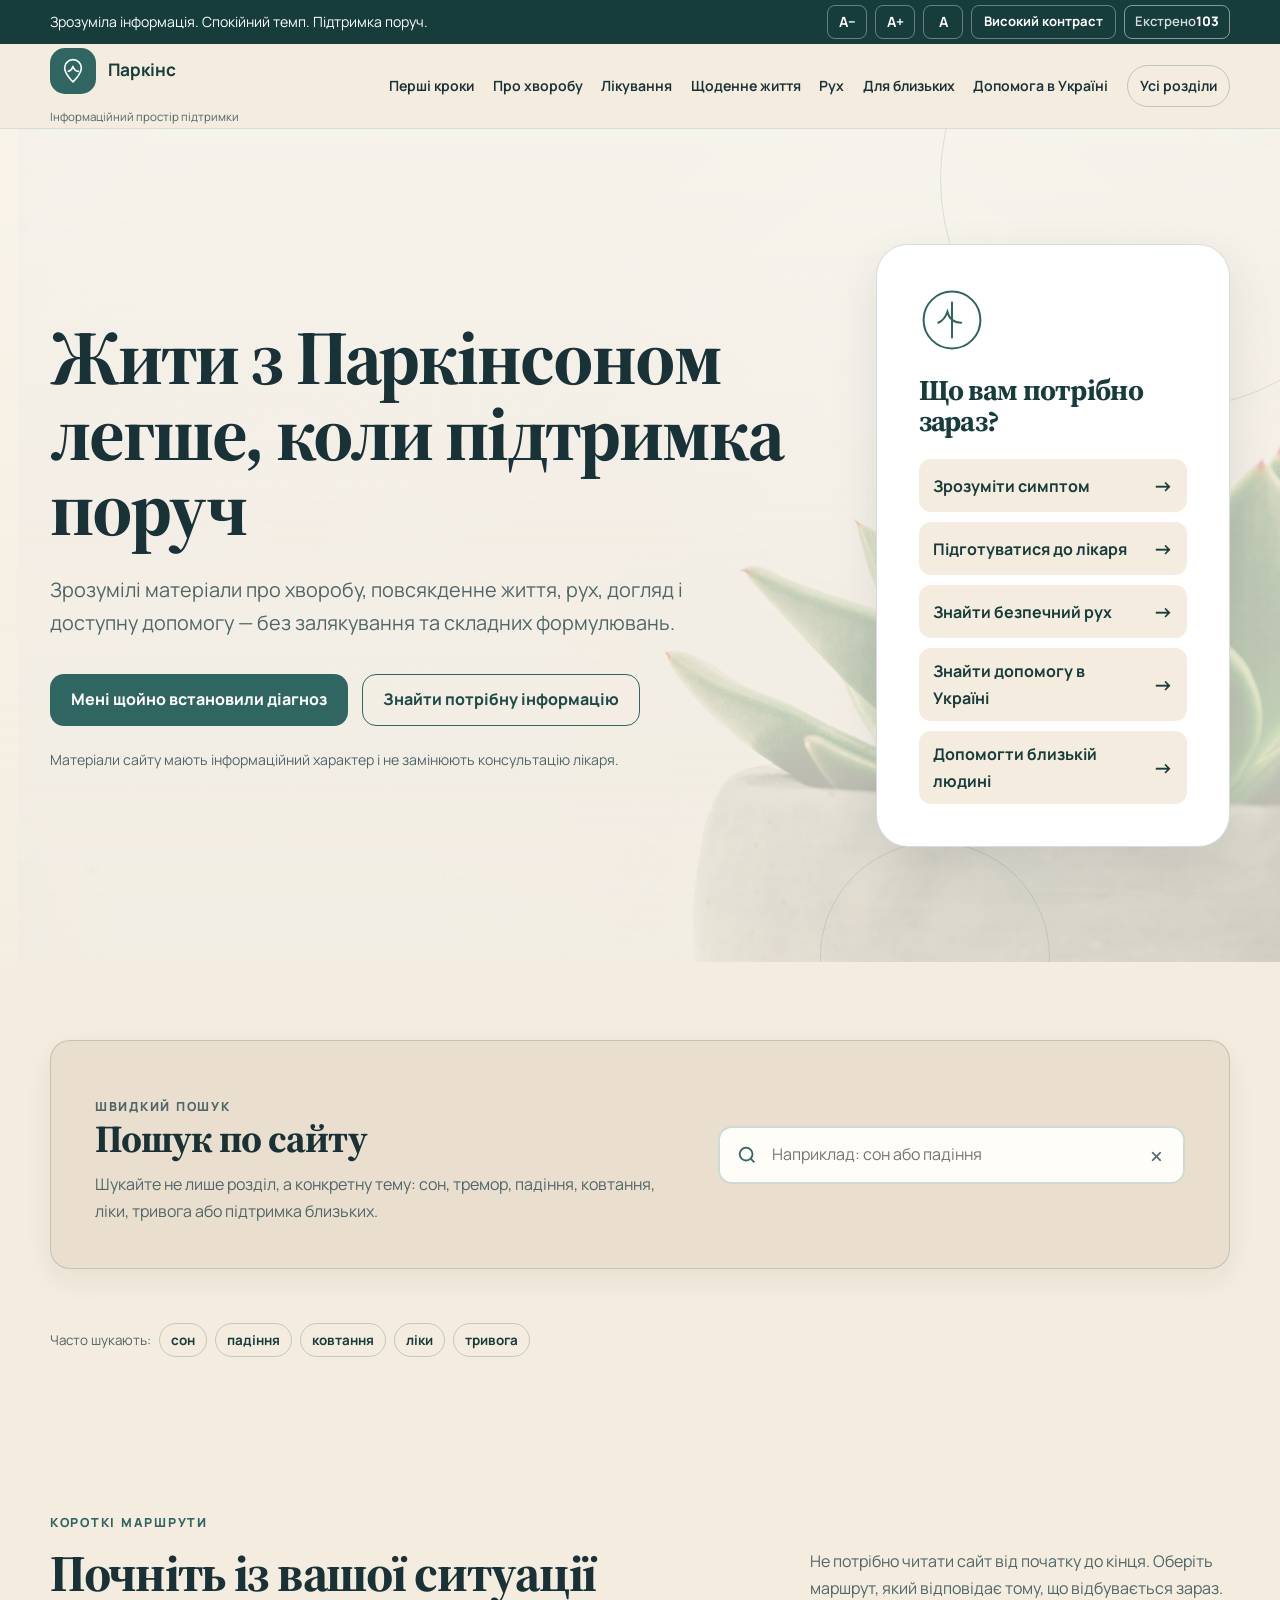
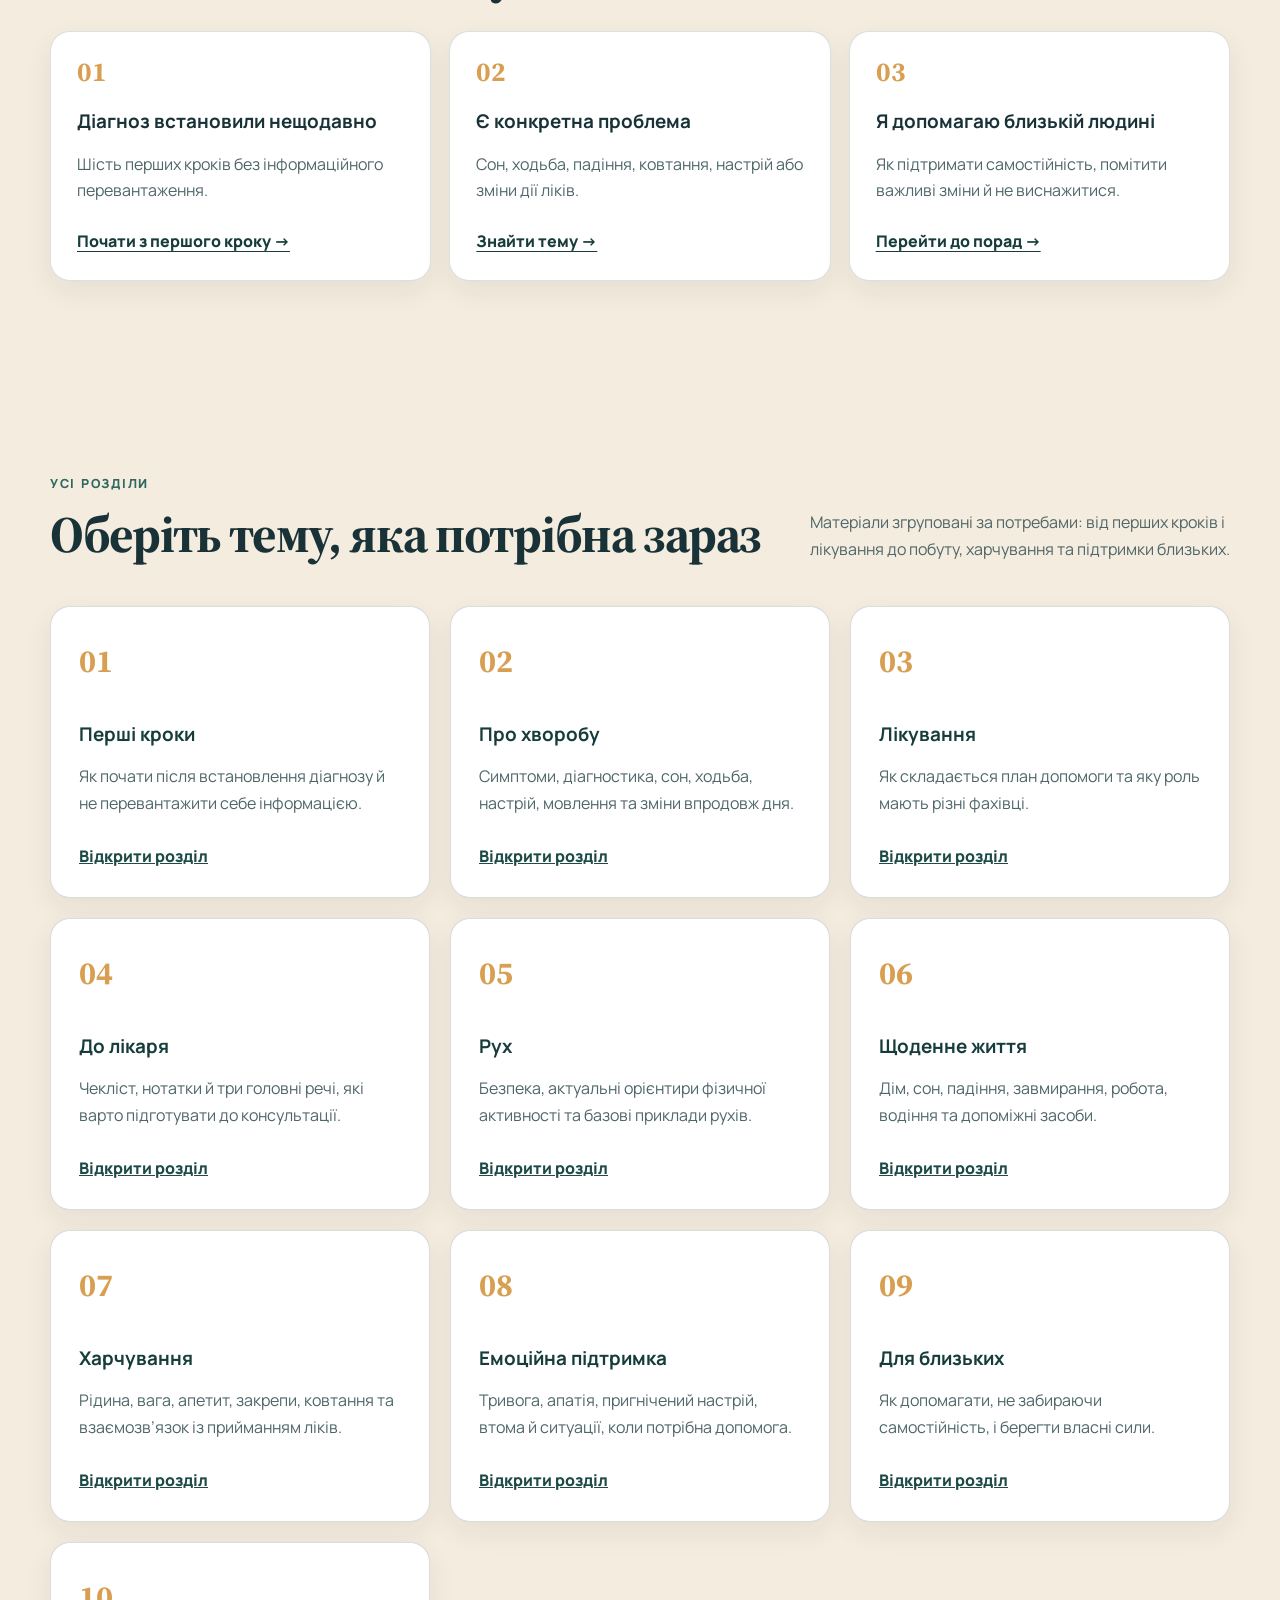
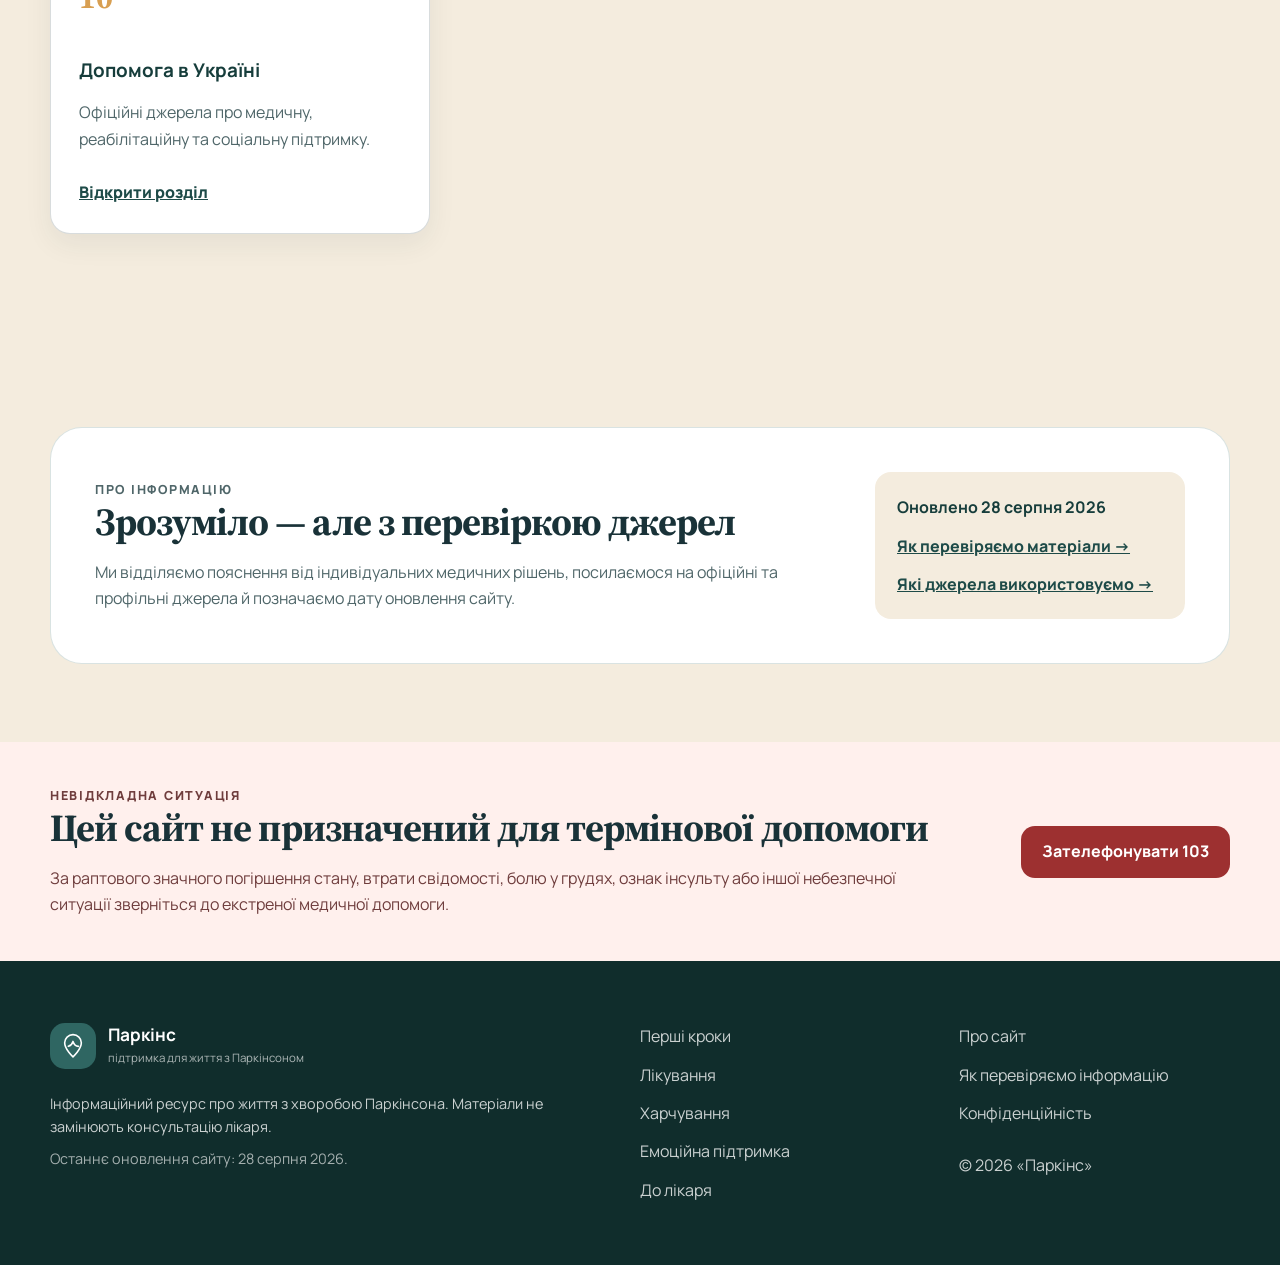
<file: index.html>
<!DOCTYPE html>

<html lang="uk"><head><meta charset="utf-8"/><meta content="width=device-width, initial-scale=1.0" name="viewport"/><meta content="Паркінс — зрозумілий український інформаційний простір про хворобу Паркінсона: перші кроки, лікування, рух, щоденне життя, харчування, підтримка близьких і допомога в Україні." name="description"/><meta content="#2f6662" name="theme-color"/><title>Паркінс — підтримка для життя з Паркінсоном</title><link href="https://fonts.googleapis.com" rel="preconnect"/><link crossorigin="" href="https://fonts.gstatic.com" rel="preconnect"/><link href="https://fonts.googleapis.com/css2?family=Manrope:wght@400;500;600;700;800&amp;family=Source+Serif+4:opsz,wght@8..60,600;8..60,700&amp;display=swap" rel="stylesheet"/><link href="styles.css" rel="stylesheet"/></head><body class="home-page"><a class="skip-link" href="#main-content">Перейти до основного вмісту</a><div aria-label="Налаштування доступності" class="utility-bar">
<div class="container utility-bar__inner">
<p>Зрозуміла інформація. Спокійний темп. Підтримка поруч.</p>
<div class="accessibility-controls">
<button aria-label="Зменшити розмір тексту" class="utility-button" data-font-action="decrease" type="button">
          A−
        </button>
<button aria-label="Збільшити розмір тексту" class="utility-button" data-font-action="increase" type="button">
          A+
        </button><button aria-label="Повернути стандартний розмір тексту" class="utility-button" data-font-action="reset" type="button">A</button>
<button aria-pressed="false" class="utility-button utility-button--text" id="contrastToggle" type="button">
          Високий контраст
        </button>
<a aria-label="Екстрена медична допомога 103" class="utility-emergency-link" href="tel:103">103</a></div>
</div>
</div><header class="site-header" id="top">
<div class="container site-header__inner">
<a aria-label="Паркінс, головна сторінка" class="brand" href="index.html"><span aria-hidden="true" class="brand__mark">
<svg role="img" viewbox="0 0 48 48">
<path d="M24 7c7 0 12.5 5.5 12.5 12.3 0 9.8-12.5 21.1-12.5 21.1S11.5 29.1 11.5 19.3C11.5 12.5 17 7 24 7Z"></path>
<path d="M17 24.5c3.6-1 5.8-3.4 7-7.4 1.5 4.8 4.2 7.2 8.2 7.4"></path>
</svg>
</span><strong>Паркінс</strong><small>Інформаційний простір підтримки</small></a>
<button aria-controls="siteNavigation" aria-expanded="false" class="menu-toggle" type="button">
<span class="menu-toggle__label">Меню</span>
<span aria-hidden="true" class="menu-toggle__icon"></span>
</button>
<nav aria-label="Основна навігація" class="site-nav" id="siteNavigation"><a href="first-steps.html">Перші кроки</a><a href="understand.html">Про хворобу</a><a href="treatment.html">Лікування</a><a href="daily-life.html">Щоденне життя</a><a href="movement.html">Рух</a><a href="relatives.html">Для близьких</a><a href="support-ukraine.html">Допомога в Україні</a><a class="nav-mobile-only" href="nutrition.html">Харчування</a><a class="nav-mobile-only" href="emotional-support.html">Емоційна підтримка</a><a class="nav-mobile-only" href="doctor-visit.html">До лікаря</a><a class="nav-all-sections" href="index.html#site-sections">Усі розділи</a></nav>
</div>
</header><main id="main-content"><section class="hero">
<div aria-hidden="true" class="hero__decor hero__decor--one"></div>
<div aria-hidden="true" class="hero__decor hero__decor--two"></div>
<div class="container hero__grid">
<div class="hero__content">
<h1>Жити з Паркінсоном легше, коли підтримка поруч</h1>
<p class="hero__lead">
            Зрозумілі матеріали про хворобу, повсякденне життя, рух, догляд
            і доступну допомогу — без залякування та складних формулювань.
          </p>
<div class="hero__actions">
<a class="button button--primary" href="first-steps.html">Мені щойно встановили діагноз</a>
<a class="button button--secondary" href="index.html#quick-search">Знайти потрібну інформацію</a>
</div>
<p class="medical-note">
            Матеріали сайту мають інформаційний характер і не замінюють консультацію лікаря.
          </p>
</div>
<div aria-label="Швидкі дії" class="hero-card">
<div aria-hidden="true" class="hero-card__icon">
<svg viewbox="0 0 72 72">
<circle cx="36" cy="36" r="31"></circle>
<path d="M21 39c5-2 8-6 10-12 2 8 7 12 15 12"></path>
<path d="M36 17v38"></path>
</svg>
</div>
<h2>Що вам потрібно зараз?</h2>
<ul class="action-list"><li><a href="understand.html">Зрозуміти симптом</a></li><li><a href="doctor-visit.html">Підготуватися до лікаря</a></li><li><a href="movement.html">Знайти безпечний рух</a></li><li><a href="support-ukraine.html">Знайти допомогу в Україні</a></li><li><a href="relatives.html">Допомогти близькій людині</a></li></ul>
</div>
</div>
</section><section class="section section--compact" id="quick-search">
<div class="container">
<div class="search-panel">
<div>
<p class="eyebrow">Швидкий пошук</p>
<h2>Пошук по сайту</h2>
<p>Шукайте не лише розділ, а конкретну тему: сон, тремор, падіння, ковтання, ліки, тривога або підтримка близьких.</p>
</div>
<form class="site-search" id="siteSearch" role="search">
<label class="visually-hidden" for="searchInput">Пошук матеріалів</label>
<div class="site-search__field">
<svg aria-hidden="true" viewbox="0 0 24 24">
<circle cx="11" cy="11" r="7"></circle>
<path d="m20 20-4-4"></path>
</svg>
<input autocomplete="off" id="searchInput" placeholder="Наприклад: сон або падіння" type="search"/>
<button aria-label="Очистити пошук" id="searchClear" type="button">×</button>
</div>
</form>
</div>
<p aria-live="polite" class="search-status" id="searchStatus"></p>
<div class="search-results" hidden="" id="searchResults"></div><div aria-label="Популярні теми" class="search-suggestions"><span>Часто шукають:</span><button class="search-suggestion" data-search-query="сон" type="button">сон</button><button class="search-suggestion" data-search-query="падіння" type="button">падіння</button><button class="search-suggestion" data-search-query="ковтання" type="button">ковтання</button><button class="search-suggestion" data-search-query="ліки" type="button">ліки</button><button class="search-suggestion" data-search-query="тривога" type="button">тривога</button></div></div>
</section><section class="section section--compact guided-routes" id="guided-routes">
<div class="container">
<div class="section-heading section-heading--compact"><div><p class="eyebrow">Короткі маршрути</p><h2>Почніть із вашої ситуації</h2></div><p>Не потрібно читати сайт від початку до кінця. Оберіть маршрут, який відповідає тому, що відбувається зараз.</p></div>
<div class="route-grid">
<article class="route-card"><span>01</span><h3>Діагноз встановили нещодавно</h3><p>Шість перших кроків без інформаційного перевантаження.</p><a href="first-steps.html">Почати з першого кроку →</a></article>
<article class="route-card"><span>02</span><h3>Є конкретна проблема</h3><p>Сон, ходьба, падіння, ковтання, настрій або зміни дії ліків.</p><a href="#quick-search">Знайти тему →</a></article>
<article class="route-card"><span>03</span><h3>Я допомагаю близькій людині</h3><p>Як підтримати самостійність, помітити важливі зміни й не виснажитися.</p><a href="relatives.html">Перейти до порад →</a></article>
</div></div></section><section class="section" id="site-sections">
<div class="container">
<div class="section-heading">
<div>
<p class="eyebrow">Усі розділи</p>
<h2>Оберіть тему, яка потрібна зараз</h2>
</div>
<p>Матеріали згруповані за потребами: від перших кроків і лікування до побуту, харчування та підтримки близьких.</p>
</div>
<div class="page-cards"><article class="page-card" data-search="діагноз перші кроки початок новий діагноз"><span class="page-card__number">01</span><h3>Перші кроки</h3><p>Як почати після встановлення діагнозу й не перевантажити себе інформацією.</p><a href="first-steps.html">Відкрити розділ</a></article><article class="page-card" data-search="паркінсон симптоми тремор сон ходьба діагностика on off"><span class="page-card__number">02</span><h3>Про хворобу</h3><p>Симптоми, діагностика, сон, ходьба, настрій, мовлення та зміни впродовж дня.</p><a href="understand.html">Відкрити розділ</a></article><article class="page-card" data-search="лікування препарати невролог терапія реабілітація"><span class="page-card__number">03</span><h3>Лікування</h3><p>Як складається план допомоги та яку роль мають різні фахівці.</p><a href="treatment.html">Відкрити розділ</a></article><article class="page-card" data-search="лікар прийом консультація нотатки препарати питання"><span class="page-card__number">04</span><h3>До лікаря</h3><p>Чекліст, нотатки й три головні речі, які варто підготувати до консультації.</p><a href="doctor-visit.html">Відкрити розділ</a></article><article class="page-card" data-search="рух вправи фізична активність рівновага падіння"><span class="page-card__number">05</span><h3>Рух</h3><p>Безпека, актуальні орієнтири фізичної активності та базові приклади рухів.</p><a href="movement.html">Відкрити розділ</a></article><article class="page-card" data-search="побут сон падіння завмирання робота водіння безпека"><span class="page-card__number">06</span><h3>Щоденне життя</h3><p>Дім, сон, падіння, завмирання, робота, водіння та допоміжні засоби.</p><a href="daily-life.html">Відкрити розділ</a></article><article class="page-card" data-search="харчування ковтання вага закреп вода їжа"><span class="page-card__number">07</span><h3>Харчування</h3><p>Рідина, вага, апетит, закрепи, ковтання та взаємозв’язок із прийманням ліків.</p><a href="nutrition.html">Відкрити розділ</a></article><article class="page-card" data-search="настрій тривога апатія депресія втома"><span class="page-card__number">08</span><h3>Емоційна підтримка</h3><p>Тривога, апатія, пригнічений настрій, втома й ситуації, коли потрібна допомога.</p><a href="emotional-support.html">Відкрити розділ</a></article><article class="page-card" data-search="родина доглядальник близькі підтримка"><span class="page-card__number">09</span><h3>Для близьких</h3><p>Як допомагати, не забираючи самостійність, і берегти власні сили.</p><a href="relatives.html">Відкрити розділ</a></article><article class="page-card" data-search="україна лікар ліки реабілітація соціальна допомога моз"><span class="page-card__number">10</span><h3>Допомога в Україні</h3><p>Офіційні джерела про медичну, реабілітаційну та соціальну підтримку.</p><a href="support-ukraine.html">Відкрити розділ</a></article></div>
</div>
</section><section class="section section--compact trust-section" id="about-information"><div class="container trust-panel"><div><p class="eyebrow">Про інформацію</p><h2>Зрозуміло — але з перевіркою джерел</h2><p>Ми відділяємо пояснення від індивідуальних медичних рішень, посилаємося на офіційні та профільні джерела й позначаємо дату оновлення сайту.</p></div><div class="trust-meta"><strong>Оновлено 28 серпня 2026</strong><a href="about.html#editorial">Як перевіряємо матеріали →</a><a href="about.html#sources">Які джерела використовуємо →</a></div></div></section></main><section class="section section--emergency">
<div class="container emergency-panel">
<div>
<p class="eyebrow">Невідкладна ситуація</p>
<h2>Цей сайт не призначений для термінової допомоги</h2>
<p>
            За раптового значного погіршення стану, втрати свідомості,
            болю у грудях, ознак інсульту або іншої небезпечної ситуації
            зверніться до екстреної медичної допомоги.
          </p>
</div>
<a class="button button--danger" href="tel:103">Зателефонувати 103</a>
</div>
</section><footer class="site-footer">
<div class="container site-footer__grid">
<div>
<a aria-label="Паркінс, головна сторінка" class="brand brand--footer" href="index.html">
<span aria-hidden="true" class="brand__mark">
<svg viewbox="0 0 48 48">
<path d="M24 7c7 0 12.5 5.5 12.5 12.3 0 9.8-12.5 21.1-12.5 21.1S11.5 29.1 11.5 19.3C11.5 12.5 17 7 24 7Z"></path>
<path d="M17 24.5c3.6-1 5.8-3.4 7-7.4 1.5 4.8 4.2 7.2 8.2 7.4"></path>
</svg>
</span>
<span>
<strong>Паркінс</strong>
<small>підтримка для життя з Паркінсоном</small>
</span>
</a>
<p class="site-footer__note">Інформаційний ресурс про життя з хворобою Паркінсона. Матеріали не замінюють консультацію лікаря. <span class="footer-updated">Останнє оновлення сайту: 28 серпня 2026.</span></p>
</div>
<nav aria-label="Навігація в підвалі" class="footer-nav"><a href="first-steps.html">Перші кроки</a><a href="treatment.html">Лікування</a><a href="nutrition.html">Харчування</a><a href="emotional-support.html">Емоційна підтримка</a><a href="doctor-visit.html">До лікаря</a></nav>
<div class="footer-meta"><a href="about.html">Про сайт</a><a href="about.html#editorial">Як перевіряємо інформацію</a><a href="about.html#privacy">Конфіденційність</a><p>© <span id="currentYear"></span> «Паркінс»</p></div>
</div>
</footer><script src="script.js"></script></body></html>
</file>
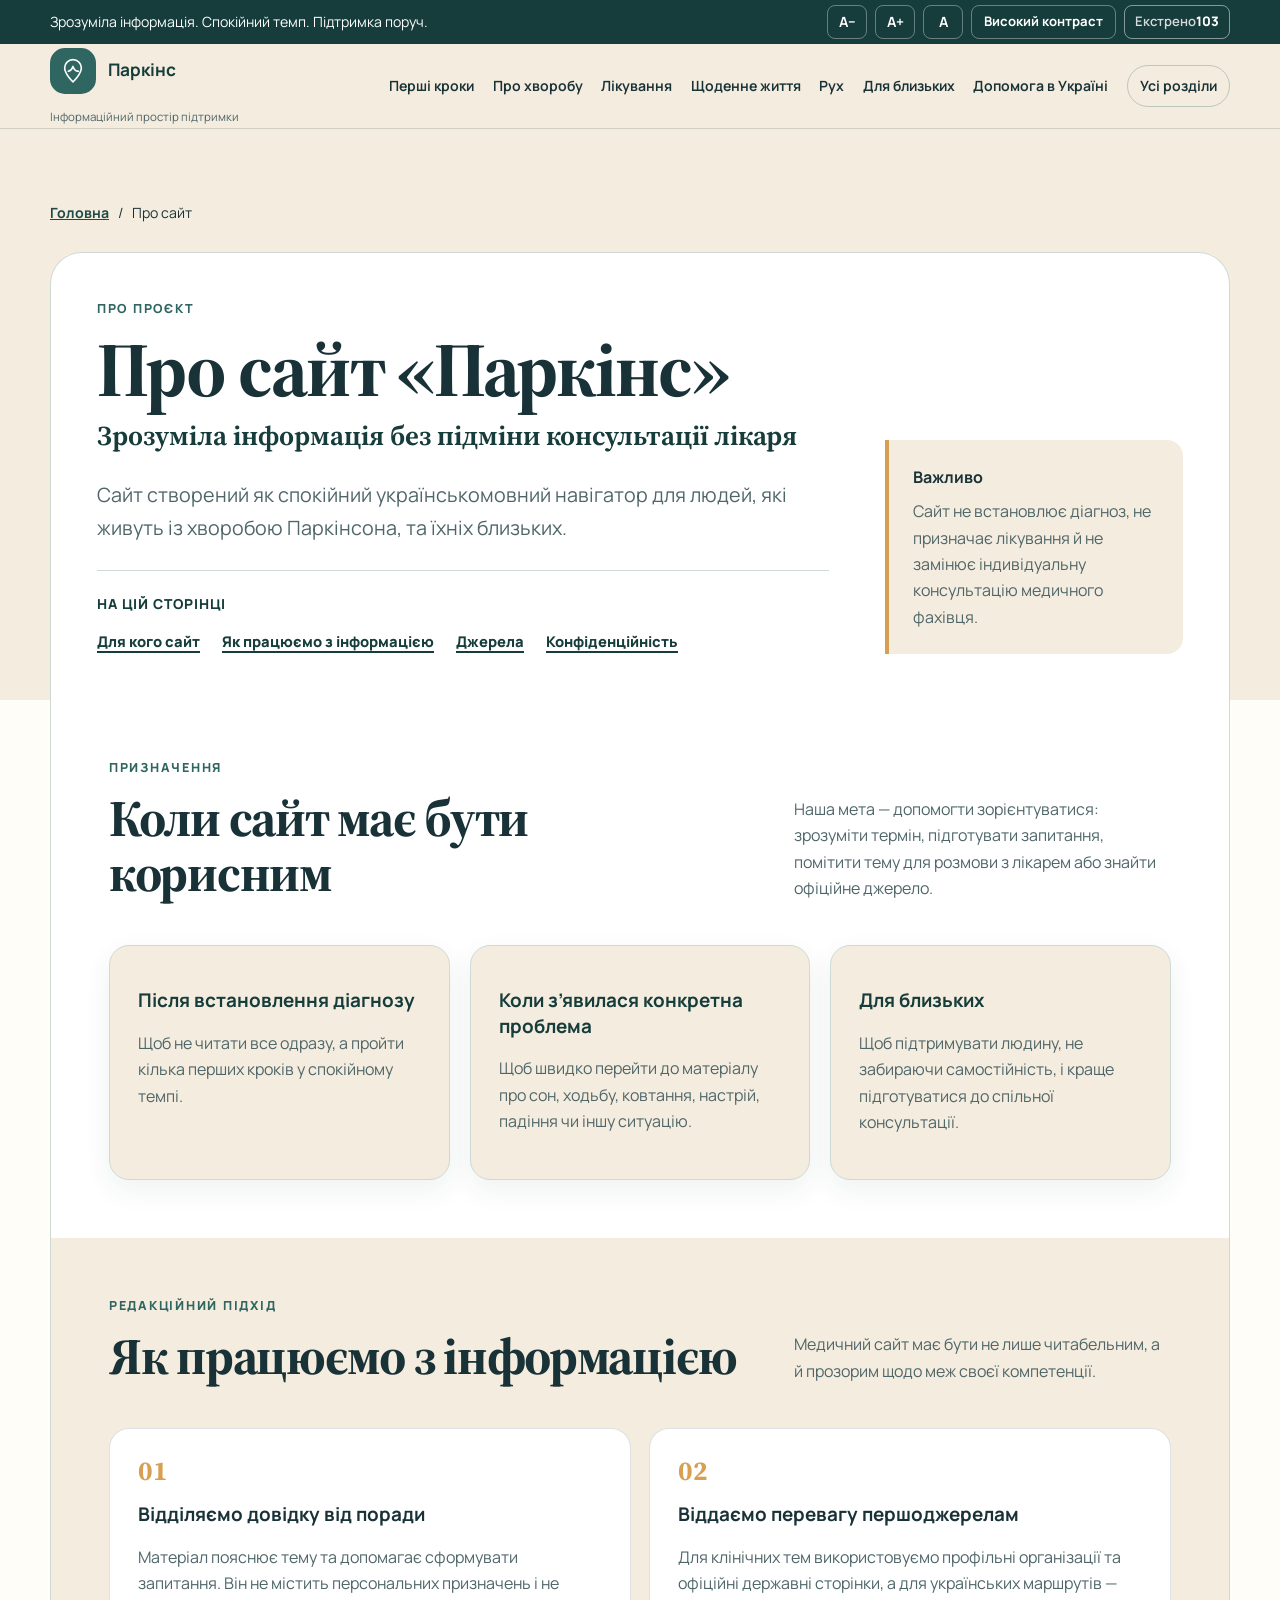
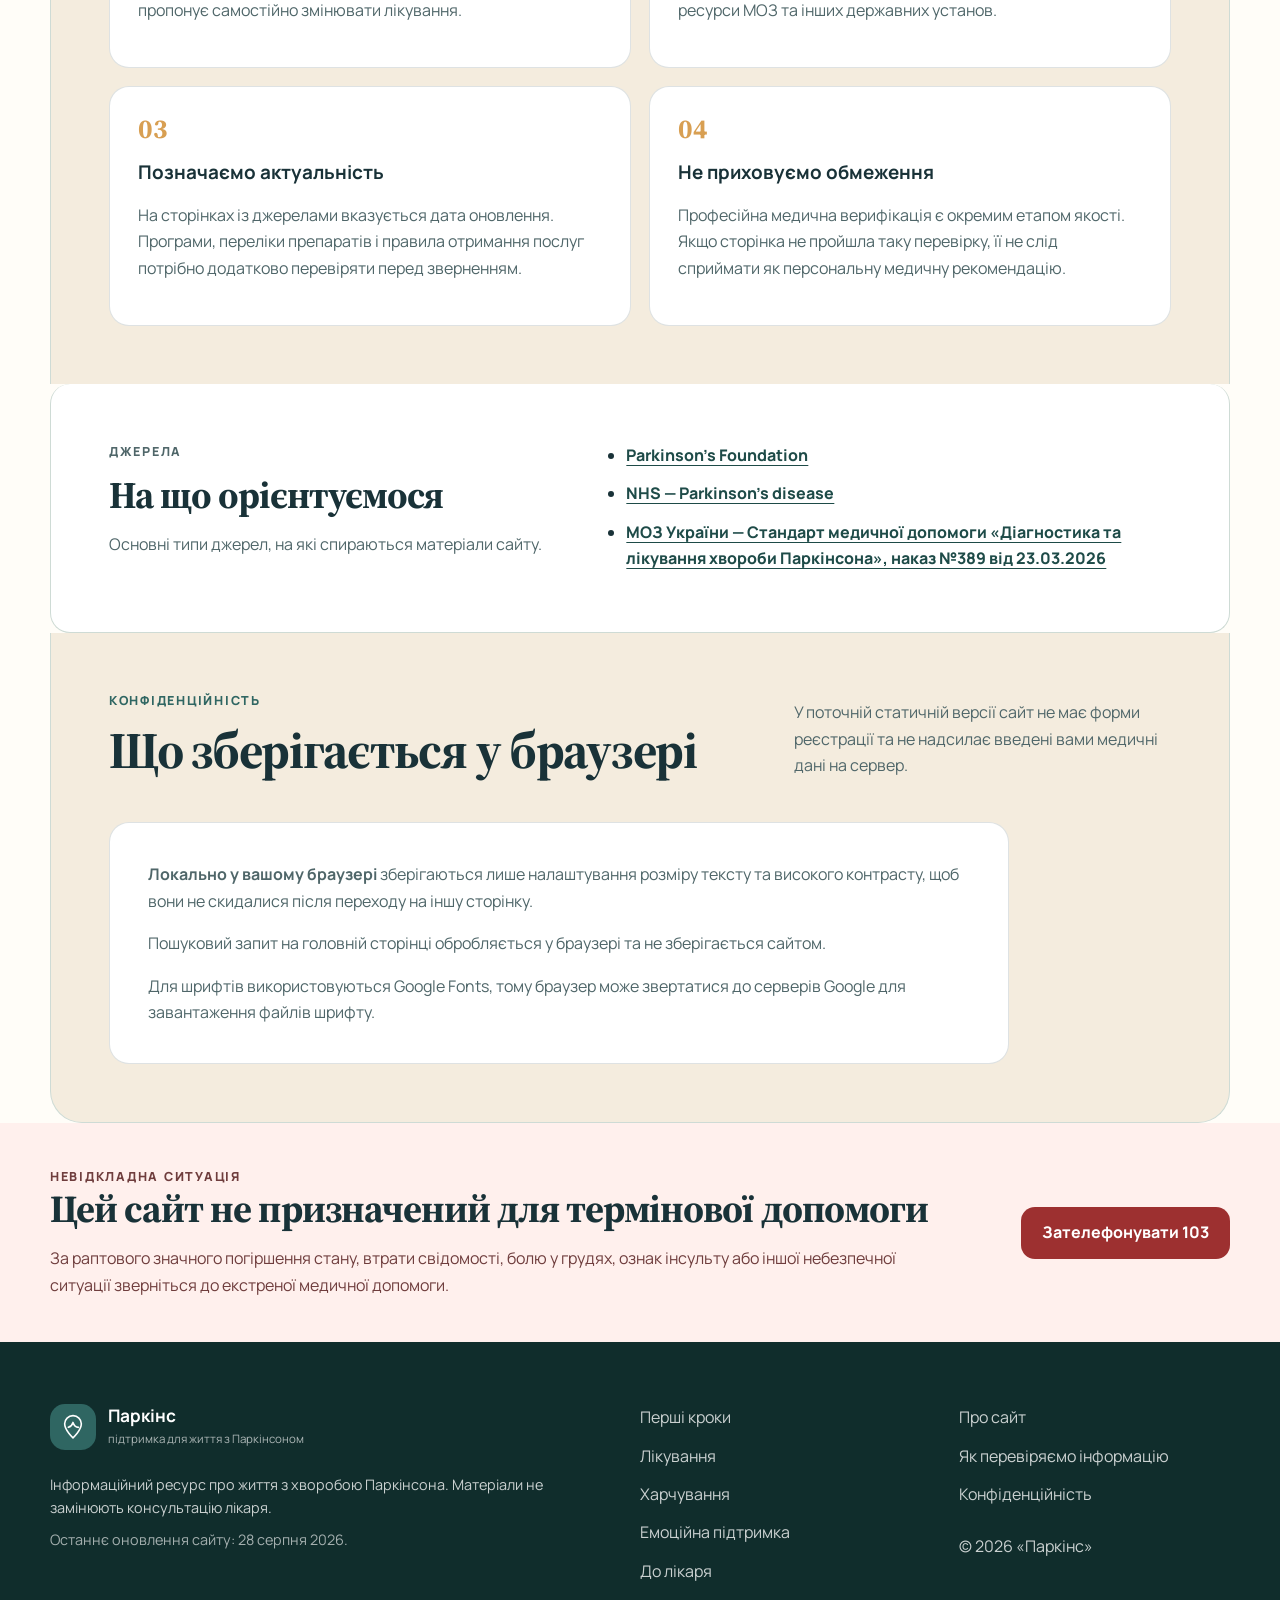
<file: about.html>
<!DOCTYPE html>

<html lang="uk"><head><meta charset="utf-8"/><meta content="width=device-width, initial-scale=1.0" name="viewport"/><meta content="Про інформаційний ресурс «Паркінс»: для кого створений сайт, як обираються джерела, як позначається актуальність матеріалів і які дані зберігаються у браузері." name="description"/><meta content="#2f6662" name="theme-color"/><title>Про сайт — Паркінс</title><link href="https://fonts.googleapis.com" rel="preconnect"/><link crossorigin="" href="https://fonts.gstatic.com" rel="preconnect"/><link href="https://fonts.googleapis.com/css2?family=Manrope:wght@400;500;600;700;800&amp;family=Source+Serif+4:opsz,wght@8..60,600;8..60,700&amp;display=swap" rel="stylesheet"/><link href="styles.css" rel="stylesheet"/></head><body class="inner-page about-page"><a class="skip-link" href="#main-content">Перейти до основного вмісту</a><div aria-label="Налаштування доступності" class="utility-bar">
<div class="container utility-bar__inner">
<p>Зрозуміла інформація. Спокійний темп. Підтримка поруч.</p>
<div class="accessibility-controls">
<button aria-label="Зменшити розмір тексту" class="utility-button" data-font-action="decrease" type="button">
          A−
        </button>
<button aria-label="Збільшити розмір тексту" class="utility-button" data-font-action="increase" type="button">
          A+
        </button><button aria-label="Повернути стандартний розмір тексту" class="utility-button" data-font-action="reset" type="button">A</button>
<button aria-pressed="false" class="utility-button utility-button--text" id="contrastToggle" type="button">
          Високий контраст
        </button>
<a aria-label="Екстрена медична допомога 103" class="utility-emergency-link" href="tel:103">103</a></div>
</div>
</div><header class="site-header" id="top">
<div class="container site-header__inner">
<a aria-label="Паркінс, головна сторінка" class="brand" href="index.html"><span aria-hidden="true" class="brand__mark">
<svg role="img" viewbox="0 0 48 48">
<path d="M24 7c7 0 12.5 5.5 12.5 12.3 0 9.8-12.5 21.1-12.5 21.1S11.5 29.1 11.5 19.3C11.5 12.5 17 7 24 7Z"></path>
<path d="M17 24.5c3.6-1 5.8-3.4 7-7.4 1.5 4.8 4.2 7.2 8.2 7.4"></path>
</svg>
</span><strong>Паркінс</strong><small>Інформаційний простір підтримки</small></a>
<button aria-controls="siteNavigation" aria-expanded="false" class="menu-toggle" type="button">
<span class="menu-toggle__label">Меню</span>
<span aria-hidden="true" class="menu-toggle__icon"></span>
</button>
<nav aria-label="Основна навігація" class="site-nav" id="siteNavigation"><a href="first-steps.html">Перші кроки</a><a href="understand.html">Про хворобу</a><a href="treatment.html">Лікування</a><a href="daily-life.html">Щоденне життя</a><a href="movement.html">Рух</a><a href="relatives.html">Для близьких</a><a href="support-ukraine.html">Допомога в Україні</a><a class="nav-mobile-only" href="nutrition.html">Харчування</a><a class="nav-mobile-only" href="emotional-support.html">Емоційна підтримка</a><a class="nav-mobile-only" href="doctor-visit.html">До лікаря</a><a class="nav-all-sections" href="index.html#site-sections">Усі розділи</a></nav>
</div>
</header><main id="main-content">
<section class="page-hero"><div class="container"><nav aria-label="Навігаційний шлях" class="breadcrumbs"><a href="index.html">Головна</a><span aria-hidden="true">/</span><span aria-current="page">Про сайт</span></nav><div class="page-hero__grid"><div><p class="eyebrow">Про проєкт</p><h1>Про сайт «Паркінс»</h1><p class="page-hero__subtitle">Зрозуміла інформація без підміни консультації лікаря</p><p class="page-hero__lead">Сайт створений як спокійний українськомовний навігатор для людей, які живуть із хворобою Паркінсона, та їхніх близьких.</p><nav aria-label="Зміст сторінки" class="page-toc"><p class="page-toc__title">На цій сторінці</p><ol class="page-toc__list"><li><a href="#purpose">Для кого сайт</a></li><li><a href="#editorial">Як працюємо з інформацією</a></li><li><a href="#sources">Джерела</a></li><li><a href="#privacy">Конфіденційність</a></li></ol></nav></div><aside class="page-hero__aside"><strong>Важливо</strong><p>Сайт не встановлює діагноз, не призначає лікування й не замінює індивідуальну консультацію медичного фахівця.</p></aside></div></div></section>
<section class="section page-rubric page-rubric--white page-rubric--first" id="purpose"><div class="container"><div class="section-heading"><div><p class="eyebrow">Призначення</p><h2>Коли сайт має бути корисним</h2></div><p>Наша мета — допомогти зорієнтуватися: зрозуміти термін, підготувати запитання, помітити тему для розмови з лікарем або знайти офіційне джерело.</p></div><div class="info-grid"><article class="info-card"><h3>Після встановлення діагнозу</h3><p>Щоб не читати все одразу, а пройти кілька перших кроків у спокійному темпі.</p></article><article class="info-card"><h3>Коли з’явилася конкретна проблема</h3><p>Щоб швидко перейти до матеріалу про сон, ходьбу, ковтання, настрій, падіння чи іншу ситуацію.</p></article><article class="info-card"><h3>Для близьких</h3><p>Щоб підтримувати людину, не забираючи самостійність, і краще підготуватися до спільної консультації.</p></article></div></div></section>
<section class="section page-rubric page-rubric--beige" id="editorial"><div class="container"><div class="section-heading"><div><p class="eyebrow">Редакційний підхід</p><h2>Як працюємо з інформацією</h2></div><p>Медичний сайт має бути не лише читабельним, а й прозорим щодо меж своєї компетенції.</p></div><div class="editorial-rules"><article><span>01</span><h3>Відділяємо довідку від поради</h3><p>Матеріал пояснює тему та допомагає сформувати запитання. Він не містить персональних призначень і не пропонує самостійно змінювати лікування.</p></article><article><span>02</span><h3>Віддаємо перевагу першоджерелам</h3><p>Для клінічних тем використовуємо профільні організації та офіційні державні сторінки, а для українських маршрутів — ресурси МОЗ та інших державних установ.</p></article><article><span>03</span><h3>Позначаємо актуальність</h3><p>На сторінках із джерелами вказується дата оновлення. Програми, переліки препаратів і правила отримання послуг потрібно додатково перевіряти перед зверненням.</p></article><article><span>04</span><h3>Не приховуємо обмеження</h3><p>Професійна медична верифікація є окремим етапом якості. Якщо сторінка не пройшла таку перевірку, її не слід сприймати як персональну медичну рекомендацію.</p></article></div></div></section>
<section class="section page-rubric page-rubric--white" id="sources"><div class="container source-panel"><div><p class="eyebrow">Джерела</p><h2>На що орієнтуємося</h2><p>Основні типи джерел, на які спираються матеріали сайту.</p></div><ul class="source-list"><li><a href="https://www.parkinson.org/" rel="noopener noreferrer" target="_blank">Parkinson’s Foundation</a></li><li><a href="https://www.nhs.uk/conditions/parkinsons-disease/" rel="noopener noreferrer" target="_blank">NHS — Parkinson’s disease</a></li><li><a href="https://moz.gov.ua/uk/decrees/nakaz-moz-ukrayini-vid-23-03-2026-389-pro-zatverdzhennya-standartu-medichnoyi-dopomogi-diagnostika-ta-likuvannya-hvorobi-parkinsona" rel="noopener noreferrer" target="_blank">МОЗ України — Стандарт медичної допомоги «Діагностика та лікування хвороби Паркінсона», наказ №389 від 23.03.2026</a></li></ul></div></section>
<section class="section page-rubric page-rubric--beige page-rubric--last" id="privacy"><div class="container"><div class="section-heading"><div><p class="eyebrow">Конфіденційність</p><h2>Що зберігається у браузері</h2></div><p>У поточній статичній версії сайт не має форми реєстрації та не надсилає введені вами медичні дані на сервер.</p></div><div class="privacy-card"><p><strong>Локально у вашому браузері</strong> зберігаються лише налаштування розміру тексту та високого контрасту, щоб вони не скидалися після переходу на іншу сторінку.</p><p>Пошуковий запит на головній сторінці обробляється у браузері та не зберігається сайтом.</p><p>Для шрифтів використовуються Google Fonts, тому браузер може звертатися до серверів Google для завантаження файлів шрифту.</p></div></div></section>
</main><section class="section section--emergency">
<div class="container emergency-panel">
<div>
<p class="eyebrow">Невідкладна ситуація</p>
<h2>Цей сайт не призначений для термінової допомоги</h2>
<p>
            За раптового значного погіршення стану, втрати свідомості,
            болю у грудях, ознак інсульту або іншої небезпечної ситуації
            зверніться до екстреної медичної допомоги.
          </p>
</div>
<a class="button button--danger" href="tel:103">Зателефонувати 103</a>
</div>
</section><footer class="site-footer">
<div class="container site-footer__grid">
<div>
<a aria-label="Паркінс, головна сторінка" class="brand brand--footer" href="index.html">
<span aria-hidden="true" class="brand__mark">
<svg viewbox="0 0 48 48">
<path d="M24 7c7 0 12.5 5.5 12.5 12.3 0 9.8-12.5 21.1-12.5 21.1S11.5 29.1 11.5 19.3C11.5 12.5 17 7 24 7Z"></path>
<path d="M17 24.5c3.6-1 5.8-3.4 7-7.4 1.5 4.8 4.2 7.2 8.2 7.4"></path>
</svg>
</span>
<span>
<strong>Паркінс</strong>
<small>підтримка для життя з Паркінсоном</small>
</span>
</a>
<p class="site-footer__note">Інформаційний ресурс про життя з хворобою Паркінсона. Матеріали не замінюють консультацію лікаря. <span class="footer-updated">Останнє оновлення сайту: 28 серпня 2026.</span></p>
</div>
<nav aria-label="Навігація в підвалі" class="footer-nav"><a href="first-steps.html">Перші кроки</a><a href="treatment.html">Лікування</a><a href="nutrition.html">Харчування</a><a href="emotional-support.html">Емоційна підтримка</a><a href="doctor-visit.html">До лікаря</a></nav>
<div class="footer-meta"><a href="about.html">Про сайт</a><a href="about.html#editorial">Як перевіряємо інформацію</a><a href="about.html#privacy">Конфіденційність</a><p>© <span id="currentYear"></span> «Паркінс»</p></div>
</div>
</footer><script src="script.js"></script></body></html>
</file>
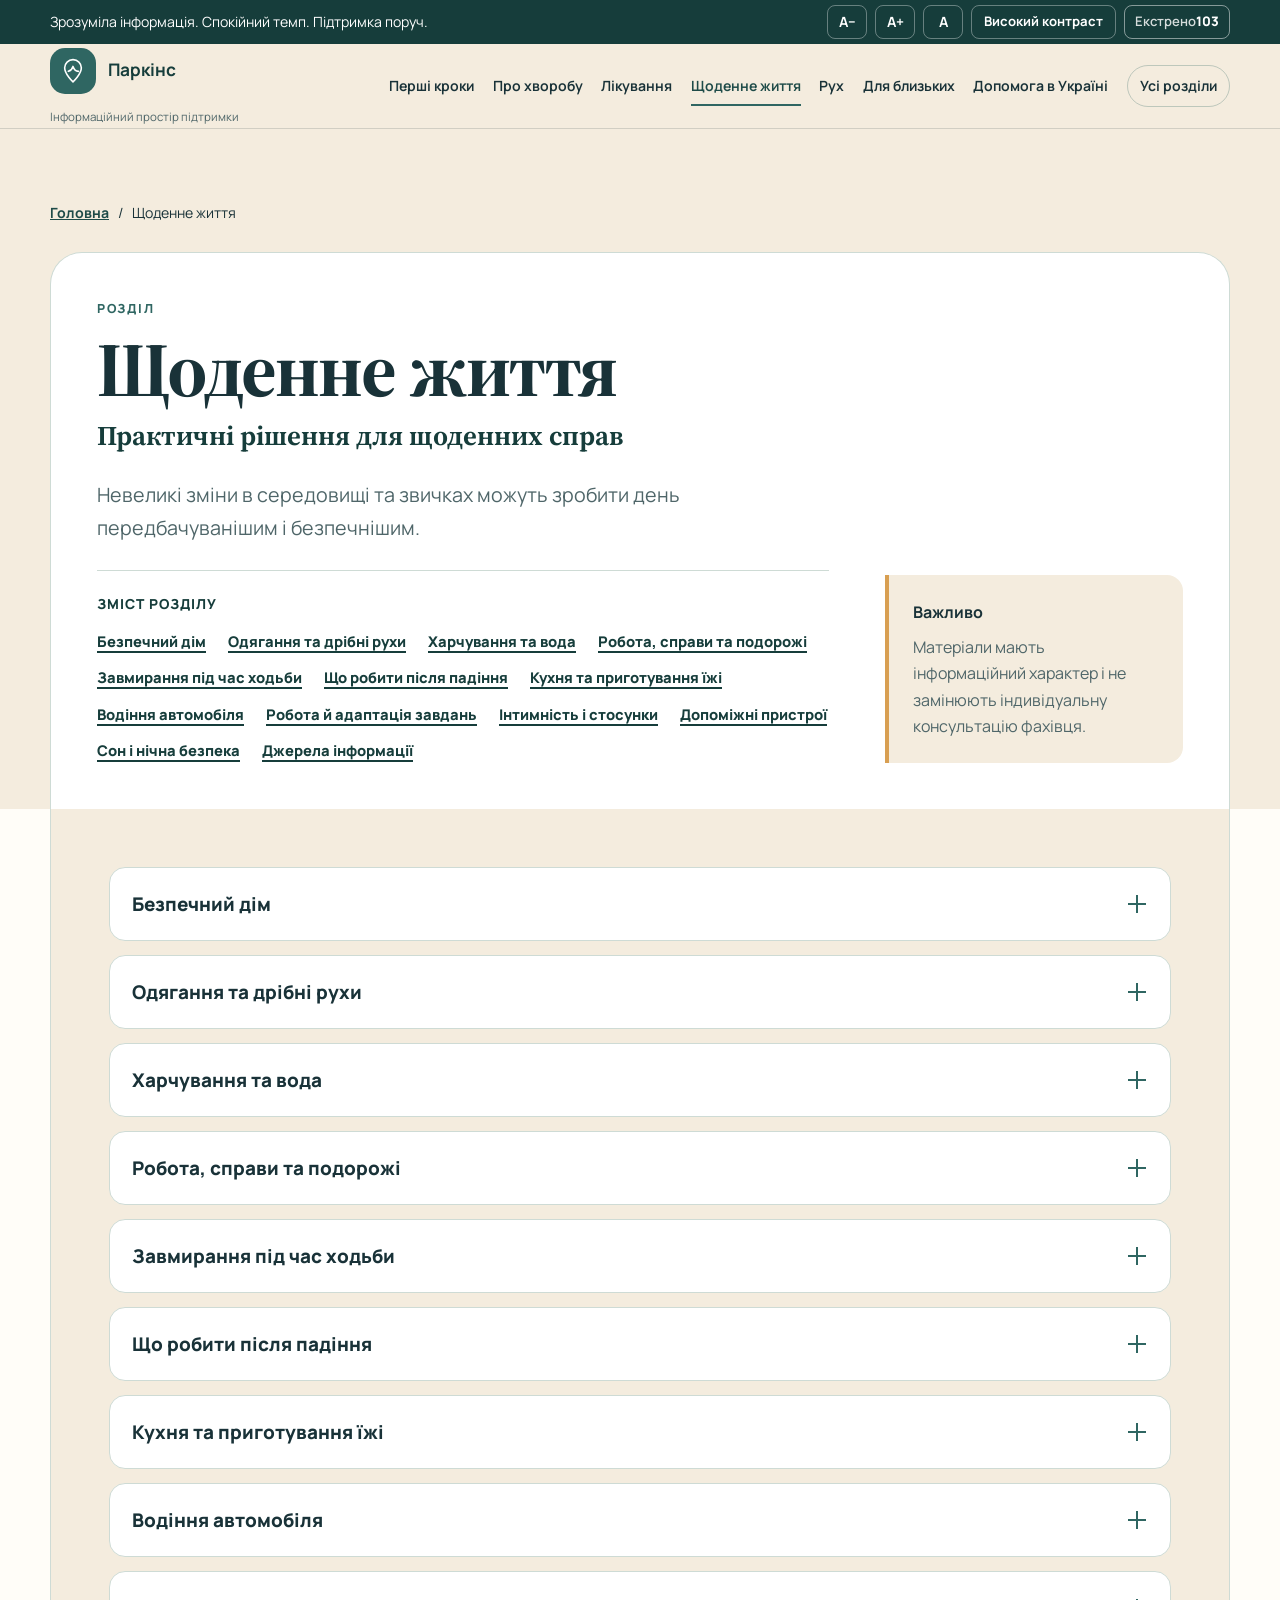
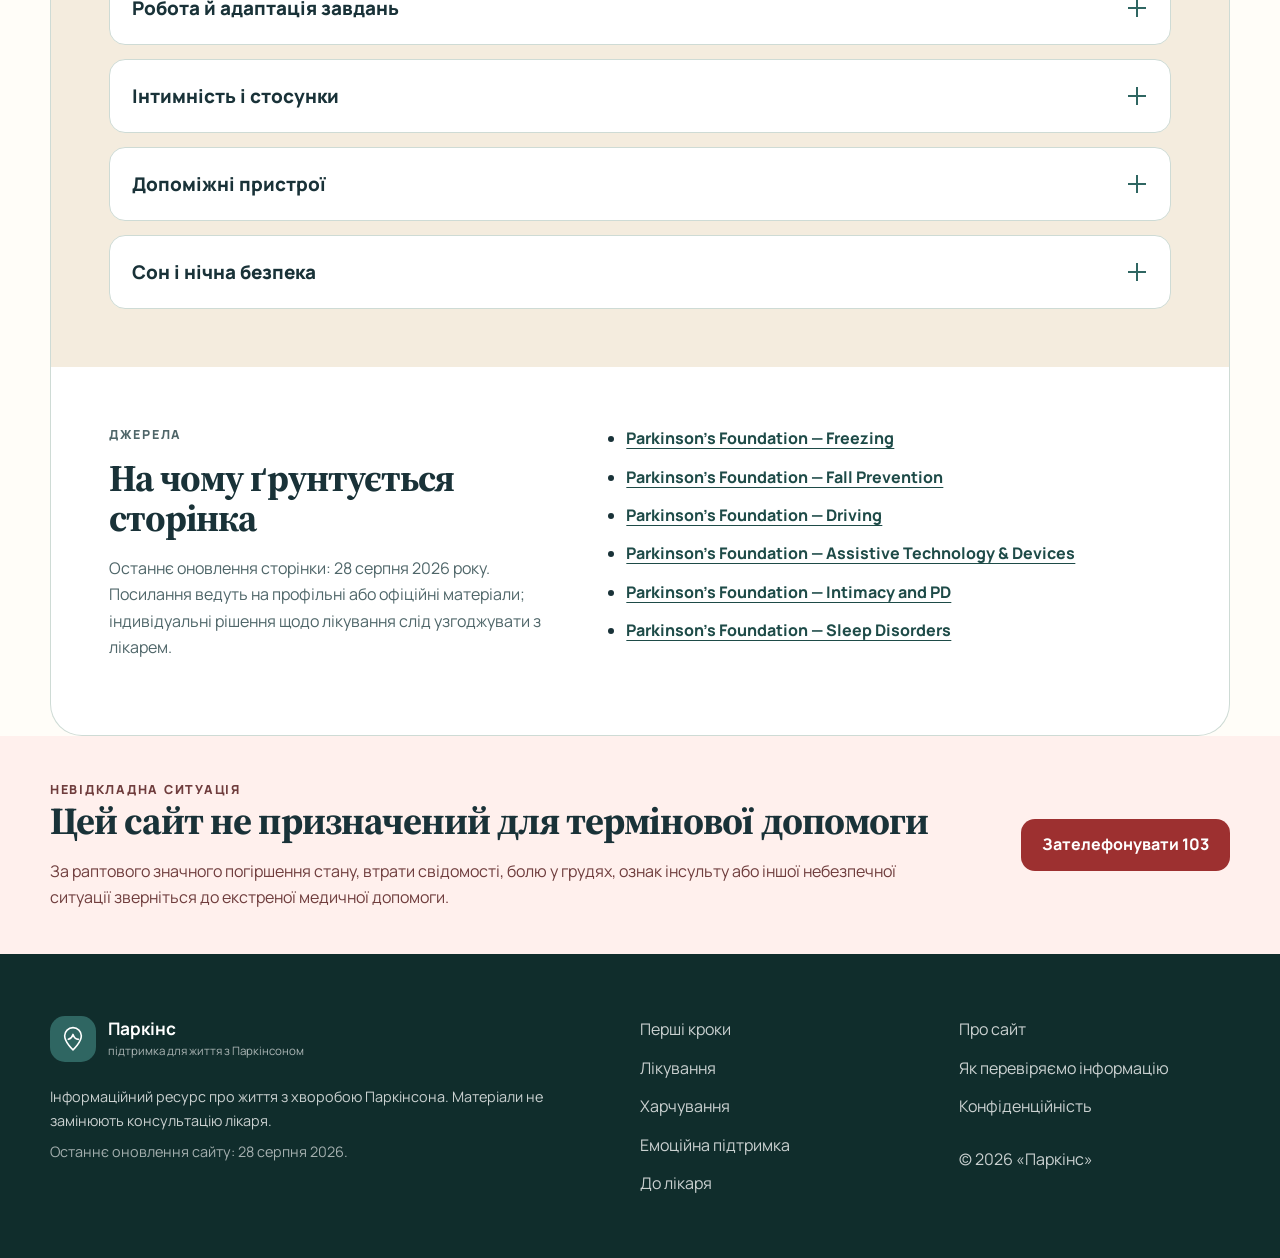
<file: daily-life.html>
<!DOCTYPE html>

<html lang="uk"><head><meta charset="utf-8"/><meta content="width=device-width, initial-scale=1.0" name="viewport"/><meta content="Практичні поради для щоденного життя з хворобою Паркінсона: дім, сон, падіння, завмирання, робота, подорожі, водіння та допоміжні засоби." name="description"/><meta content="#2f6662" name="theme-color"/><title>Щоденне життя — Паркінс</title><link href="https://fonts.googleapis.com" rel="preconnect"/><link crossorigin="" href="https://fonts.gstatic.com" rel="preconnect"/><link href="https://fonts.googleapis.com/css2?family=Manrope:wght@400;500;600;700;800&amp;family=Source+Serif+4:opsz,wght@8..60,600;8..60,700&amp;display=swap" rel="stylesheet"/><link href="styles.css" rel="stylesheet"/></head><body class="inner-page daily-life-page"><a class="skip-link" href="#main-content">Перейти до основного вмісту</a><div aria-label="Налаштування доступності" class="utility-bar">
<div class="container utility-bar__inner">
<p>Зрозуміла інформація. Спокійний темп. Підтримка поруч.</p>
<div class="accessibility-controls">
<button aria-label="Зменшити розмір тексту" class="utility-button" data-font-action="decrease" type="button">
          A−
        </button>
<button aria-label="Збільшити розмір тексту" class="utility-button" data-font-action="increase" type="button">
          A+
        </button><button aria-label="Повернути стандартний розмір тексту" class="utility-button" data-font-action="reset" type="button">A</button>
<button aria-pressed="false" class="utility-button utility-button--text" id="contrastToggle" type="button">
          Високий контраст
        </button>
<a aria-label="Екстрена медична допомога 103" class="utility-emergency-link" href="tel:103">103</a></div>
</div>
</div><header class="site-header" id="top">
<div class="container site-header__inner">
<a aria-label="Паркінс, головна сторінка" class="brand" href="index.html"><span aria-hidden="true" class="brand__mark">
<svg role="img" viewbox="0 0 48 48">
<path d="M24 7c7 0 12.5 5.5 12.5 12.3 0 9.8-12.5 21.1-12.5 21.1S11.5 29.1 11.5 19.3C11.5 12.5 17 7 24 7Z"></path>
<path d="M17 24.5c3.6-1 5.8-3.4 7-7.4 1.5 4.8 4.2 7.2 8.2 7.4"></path>
</svg>
</span><strong>Паркінс</strong><small>Інформаційний простір підтримки</small></a>
<button aria-controls="siteNavigation" aria-expanded="false" class="menu-toggle" type="button">
<span class="menu-toggle__label">Меню</span>
<span aria-hidden="true" class="menu-toggle__icon"></span>
</button>
<nav aria-label="Основна навігація" class="site-nav" id="siteNavigation"><a href="first-steps.html">Перші кроки</a><a href="understand.html">Про хворобу</a><a href="treatment.html">Лікування</a><a aria-current="page" href="daily-life.html">Щоденне життя</a><a href="movement.html">Рух</a><a href="relatives.html">Для близьких</a><a href="support-ukraine.html">Допомога в Україні</a><a class="nav-mobile-only" href="nutrition.html">Харчування</a><a class="nav-mobile-only" href="emotional-support.html">Емоційна підтримка</a><a class="nav-mobile-only" href="doctor-visit.html">До лікаря</a><a class="nav-all-sections" href="index.html#site-sections">Усі розділи</a></nav>
</div>
</header><main id="main-content"><section class="page-hero"><div class="container"><nav aria-label="Навігаційний шлях" class="breadcrumbs"><a href="index.html">Головна</a><span aria-hidden="true">/</span><span aria-current="page">Щоденне життя</span></nav><div class="page-hero__grid"><div><p class="eyebrow">Розділ</p><h1>Щоденне життя</h1><p class="page-hero__subtitle">Практичні рішення для щоденних справ</p><p class="page-hero__lead">Невеликі зміни в середовищі та звичках можуть зробити день передбачуванішим і безпечнішим.</p><nav aria-label="Зміст розділу" class="page-toc"><p class="page-toc__title">Зміст розділу</p><ol class="page-toc__list"><li><a href="#bezpechnyi-dim">Безпечний дім</a></li><li><a href="#odiahannia-ta-dribni-rukhy">Одягання та дрібні рухи</a></li><li><a href="#kharchuvannia-ta-voda">Харчування та вода</a></li><li><a href="#robota-spravy-ta-podorozhi">Робота, справи та подорожі</a></li><li><a href="#freezing">Завмирання під час ходьби</a></li><li><a href="#fall">Що робити після падіння</a></li><li><a href="#cooking">Кухня та приготування їжі</a></li><li><a href="#driving">Водіння автомобіля</a></li><li><a href="#work">Робота й адаптація завдань</a></li><li><a href="#intimacy">Інтимність і стосунки</a></li><li><a href="#devices">Допоміжні пристрої</a></li><li><a href="#sleep">Сон і нічна безпека</a></li><li><a href="#dzherela-informatsii">Джерела інформації</a></li></ol></nav></div><aside class="page-hero__aside"><strong>Важливо</strong><p>Матеріали мають інформаційний характер і не замінюють індивідуальну консультацію фахівця.</p></aside></div></div></section><section class="section page-rubric page-rubric--beige page-rubric--first" id="daily-life">
<div class="container">
<div class="accordion-list">
<article class="accordion searchable" data-search="дім безпека ванна килим падіння освітлення" id="bezpechnyi-dim">
<h3>
<button aria-expanded="false" class="accordion__button" type="button">
<span>Безпечний дім</span>
<span aria-hidden="true" class="accordion__icon"></span>
</button>
</h3>
<div class="accordion__panel" hidden="">
<div class="accordion__content">
<p>Перевірте проходи, освітлення, неслизькі поверхні та доступність речей, якими користуєтеся щодня.</p>
<ul>
<li>Приберіть дроти й нестійкі килимки з проходів.</li>
<li>Забезпечте хороше освітлення в коридорах і біля ліжка.</li>
<li>Розмістіть часто потрібні речі на зручній висоті.</li>
<li>Порадьтеся з ерготерапевтом щодо поручнів або допоміжних пристроїв.</li>
</ul>
</div>
</div>
</article>
<article class="accordion searchable" data-search="одягання ґудзики застібки руки моторика" id="odiahannia-ta-dribni-rukhy">
<h3>
<button aria-expanded="false" class="accordion__button" type="button">
<span>Одягання та дрібні рухи</span>
<span aria-hidden="true" class="accordion__icon"></span>
</button>
</h3>
<div class="accordion__panel" hidden="">
<div class="accordion__content">
<p>Дайте собі більше часу, сідайте під час одягання та обирайте одяг зі зручними застібками.</p>
<ul>
<li>Готуйте одяг у потрібній послідовності.</li>
<li>Використовуйте стабільний стілець із підлокітниками.</li>
<li>Розгляньте магнітні застібки або більші повзунки блискавок.</li>
</ul>
</div>
</div>
</article>
<article class="accordion searchable" data-search="харчування вода закреп апетит ковтання" id="kharchuvannia-ta-voda">
<h3>
<button aria-expanded="false" class="accordion__button" type="button">
<span>Харчування та вода</span>
<span aria-hidden="true" class="accordion__icon"></span>
</button>
</h3>
<div class="accordion__panel" hidden="">
<div class="accordion__content">
<p>Регулярність харчування, достатня кількість рідини та комфортна консистенція їжі можуть підтримувати самопочуття.</p>
<ul>
<li>Не змінюйте час приймання ліків або харчування без узгодження з лікарем.</li>
<li>Якщо їжа чи вода викликають кашель, повідомте про це фахівця.</li>
<li>За тривалого зниження апетиту або ваги зверніться по консультацію.</li>
</ul>
</div>
</div>
</article>
<article class="accordion searchable" data-search="робота подорожі соціальне життя планування" id="robota-spravy-ta-podorozhi">
<h3>
<button aria-expanded="false" class="accordion__button" type="button">
<span>Робота, справи та подорожі</span>
<span aria-hidden="true" class="accordion__icon"></span>
</button>
</h3>
<div class="accordion__panel" hidden="">
<div class="accordion__content">
<p>Плануйте складні справи на час, коли зазвичай почуваєтеся краще, і залишайте запас часу на дорогу та відпочинок.</p>
<ul>
<li>Зберігайте список препаратів і контакт близької людини.</li>
<li>Під час подорожі майте запас призначених препаратів у ручній поклажі.</li>
<li>Робіть перерви до появи вираженої втоми.</li>
</ul>
</div>
</div>
</article>
<article class="accordion" id="freezing">
<h3><button aria-expanded="false" class="accordion__button" type="button">
<span>Завмирання під час ходьби</span><span aria-hidden="true" class="accordion__icon"></span>
</button></h3>
<div class="accordion__panel" hidden=""><div class="accordion__content">
<p>Завмирання — короткий епізод, коли складно почати або продовжити рух. Воно підвищує ризик падіння.</p>
<ul><li>Не тягніть людину силою вперед.</li><li>Зупиніться, зробіть паузу й звільніть простір.</li><li>Обговоріть індивідуальні підказки з фізичним терапевтом.</li><li>Записуйте, де й коли це трапляється.</li></ul>
</div></div>
</article><article class="accordion" id="fall">
<h3><button aria-expanded="false" class="accordion__button" type="button">
<span>Що робити після падіння</span><span aria-hidden="true" class="accordion__icon"></span>
</button></h3>
<div class="accordion__panel" hidden=""><div class="accordion__content">
<p>Після падіння не поспішайте одразу підніматися. Спочатку оцініть біль, запаморочення й можливу травму.</p>
<ul><li>За сильного болю, удару голови, втрати свідомості або неможливості рухатися викликайте допомогу.</li><li>Повідомте лікаря навіть про падіння без очевидної травми.</li><li>Перегляньте середовище й чинники ризику разом із фахівцем.</li></ul>
</div></div>
</article><article class="accordion" id="cooking">
<h3><button aria-expanded="false" class="accordion__button" type="button">
<span>Кухня та приготування їжі</span><span aria-hidden="true" class="accordion__icon"></span>
</button></h3>
<div class="accordion__panel" hidden=""><div class="accordion__content">
<ul><li>Готуйте сидячи, якщо тривале стояння виснажує.</li><li>Розмістіть часто потрібні предмети ближче.</li><li>Уникайте перенесення гарячого посуду через захаращений простір.</li><li>Ерготерапевт може підібрати безпечні пристосування.</li></ul>
</div></div>
</article><article class="accordion" id="driving">
<h3><button aria-expanded="false" class="accordion__button" type="button">
<span>Водіння автомобіля</span><span aria-hidden="true" class="accordion__icon"></span>
</button></h3>
<div class="accordion__panel" hidden=""><div class="accordion__content">
<p>Сам діагноз не завжди означає негайну відмову від водіння, але здатність керувати залежить від рухів, уваги, зору, реакції та побічних ефектів ліків.</p>
<ul><li>Обговоріть сонливість, запаморочення та уповільнення реакції з лікарем.</li><li>Не сідайте за кермо після епізоду раптового засинання.</li><li>За сумнівів потрібна професійна оцінка здатності до водіння.</li></ul>
</div></div>
</article><article class="accordion" id="work">
<h3><button aria-expanded="false" class="accordion__button" type="button">
<span>Робота й адаптація завдань</span><span aria-hidden="true" class="accordion__icon"></span>
</button></h3>
<div class="accordion__panel" hidden=""><div class="accordion__content">
<ul><li>Розбивайте великі завдання на коротші етапи.</li><li>Плануйте складну роботу на час кращого самопочуття.</li><li>Розгляньте ергономічні пристрої, голосове введення та зміну темпу.</li><li>Обговоріть із фахівцем безпечне розкриття інформації на роботі.</li></ul>
</div></div>
</article><article class="accordion" id="intimacy">
<h3><button aria-expanded="false" class="accordion__button" type="button">
<span>Інтимність і стосунки</span><span aria-hidden="true" class="accordion__icon"></span>
</button></h3>
<div class="accordion__panel" hidden=""><div class="accordion__content">
<p>На близькість можуть впливати втома, біль, рухові труднощі, настрій, зміна ролей і побічні ефекти лікування.</p>
<ul><li>Говоріть про комфорт, бажання й межі прямо.</li><li>Інтимність не обмежується статевим контактом.</li><li>Різкі зміни сексуальної поведінки потрібно повідомити лікаря.</li></ul>
</div></div>
</article><article class="accordion" id="devices">
<h3><button aria-expanded="false" class="accordion__button" type="button">
<span>Допоміжні пристрої</span><span aria-hidden="true" class="accordion__icon"></span>
</button></h3>
<div class="accordion__panel" hidden=""><div class="accordion__content">
<p>Тростина, ходунки, адаптивні столові прибори, органайзери ліків, голосове введення та інші засоби можуть підтримувати самостійність.</p>
<p>Пристрій має бути правильно підібраний і налаштований фізичним терапевтом, ерготерапевтом або іншим відповідним фахівцем.</p>
</div></div>
</article><article class="accordion" id="sleep">
<h3><button aria-expanded="false" class="accordion__button" type="button">
<span>Сон і нічна безпека</span><span aria-hidden="true" class="accordion__icon"></span>
</button></h3>
<div class="accordion__panel" hidden=""><div class="accordion__content">
<ul><li>Ведіть короткий щоденник сну.</li><li>Повідомте про розмови, крики або активні рухи уві сні.</li><li>За сильної денної сонливості уникайте водіння та небезпечної роботи.</li><li>Не починайте снодійні препарати самостійно.</li></ul>
</div></div>
</article></div>
</div>
</section><section class="section section--compact page-rubric page-rubric--white page-rubric--last" id="dzherela-informatsii">
<div class="container source-panel">
<div>
<p class="eyebrow">Джерела</p>
<h2>На чому ґрунтується сторінка</h2>
<p>Останнє оновлення сторінки: 28 серпня 2026 року. Посилання ведуть на профільні або офіційні матеріали; індивідуальні рішення щодо лікування слід узгоджувати з лікарем.</p>
</div>
<ul class="source-list"><li><a href="https://www.parkinson.org/library/fact-sheets/freezing" rel="noopener noreferrer" target="_blank">Parkinson’s Foundation — Freezing</a></li><li><a href="https://www.parkinson.org/library/fact-sheets/fall-prevention" rel="noopener noreferrer" target="_blank">Parkinson’s Foundation — Fall Prevention</a></li><li><a href="https://www.parkinson.org/library/fact-sheets/driving" rel="noopener noreferrer" target="_blank">Parkinson’s Foundation — Driving</a></li><li><a href="https://www.parkinson.org/living-with-parkinsons/management/activities-daily-living/assistive-tech-devices" rel="noopener noreferrer" target="_blank">Parkinson’s Foundation — Assistive Technology &amp; Devices</a></li><li><a href="https://www.parkinson.org/library/fact-sheets/intimacy" rel="noopener noreferrer" target="_blank">Parkinson’s Foundation — Intimacy and PD</a></li><li><a href="https://www.parkinson.org/understanding-parkinsons/non-movement-symptoms/sleep-disorders" rel="noopener noreferrer" target="_blank">Parkinson’s Foundation — Sleep Disorders</a></li></ul>
</div>
</section></main><section class="section section--emergency">
<div class="container emergency-panel">
<div>
<p class="eyebrow">Невідкладна ситуація</p>
<h2>Цей сайт не призначений для термінової допомоги</h2>
<p>
            За раптового значного погіршення стану, втрати свідомості,
            болю у грудях, ознак інсульту або іншої небезпечної ситуації
            зверніться до екстреної медичної допомоги.
          </p>
</div>
<a class="button button--danger" href="tel:103">Зателефонувати 103</a>
</div>
</section><footer class="site-footer">
<div class="container site-footer__grid">
<div>
<a aria-label="Паркінс, головна сторінка" class="brand brand--footer" href="index.html">
<span aria-hidden="true" class="brand__mark">
<svg viewbox="0 0 48 48">
<path d="M24 7c7 0 12.5 5.5 12.5 12.3 0 9.8-12.5 21.1-12.5 21.1S11.5 29.1 11.5 19.3C11.5 12.5 17 7 24 7Z"></path>
<path d="M17 24.5c3.6-1 5.8-3.4 7-7.4 1.5 4.8 4.2 7.2 8.2 7.4"></path>
</svg>
</span>
<span>
<strong>Паркінс</strong>
<small>підтримка для життя з Паркінсоном</small>
</span>
</a>
<p class="site-footer__note">Інформаційний ресурс про життя з хворобою Паркінсона. Матеріали не замінюють консультацію лікаря. <span class="footer-updated">Останнє оновлення сайту: 28 серпня 2026.</span></p>
</div>
<nav aria-label="Навігація в підвалі" class="footer-nav"><a href="first-steps.html">Перші кроки</a><a href="treatment.html">Лікування</a><a href="nutrition.html">Харчування</a><a href="emotional-support.html">Емоційна підтримка</a><a href="doctor-visit.html">До лікаря</a></nav>
<div class="footer-meta"><a href="about.html">Про сайт</a><a href="about.html#editorial">Як перевіряємо інформацію</a><a href="about.html#privacy">Конфіденційність</a><p>© <span id="currentYear"></span> «Паркінс»</p></div>
</div>
</footer><script src="script.js"></script></body></html>
</file>
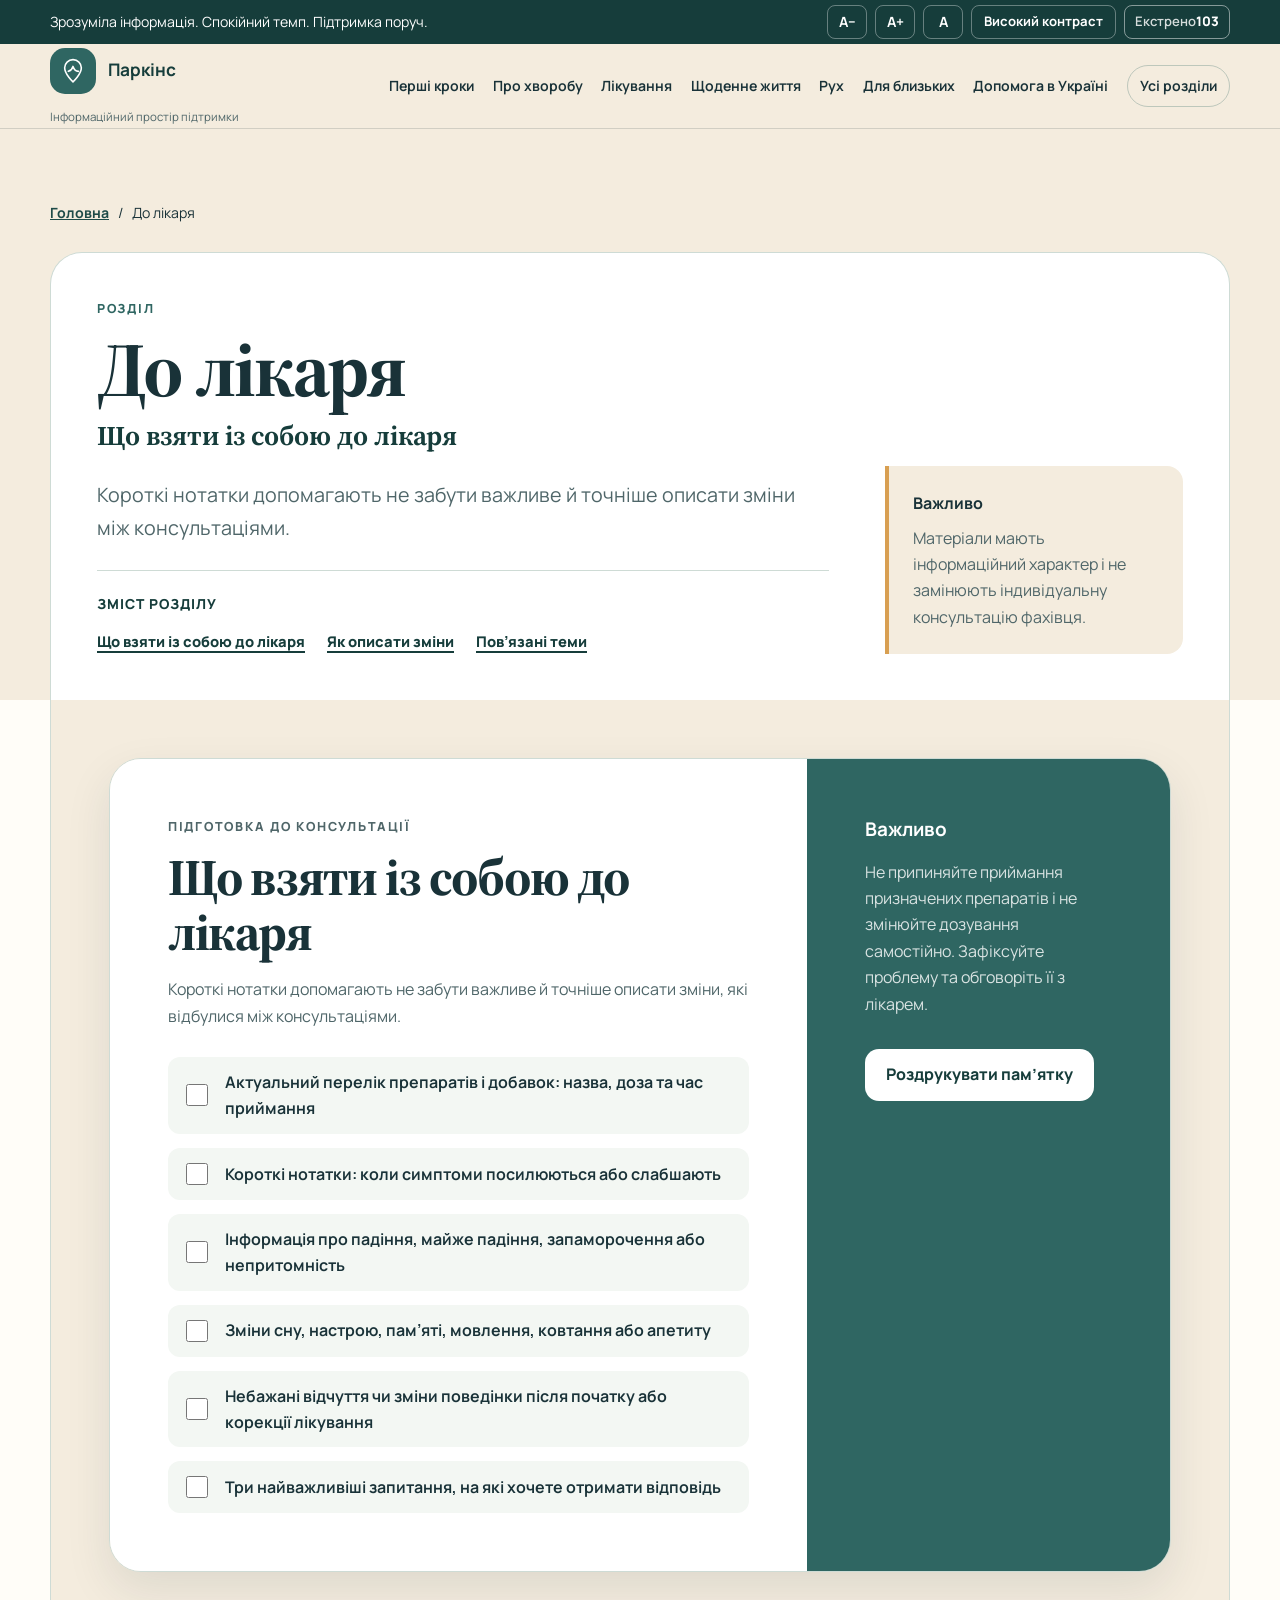
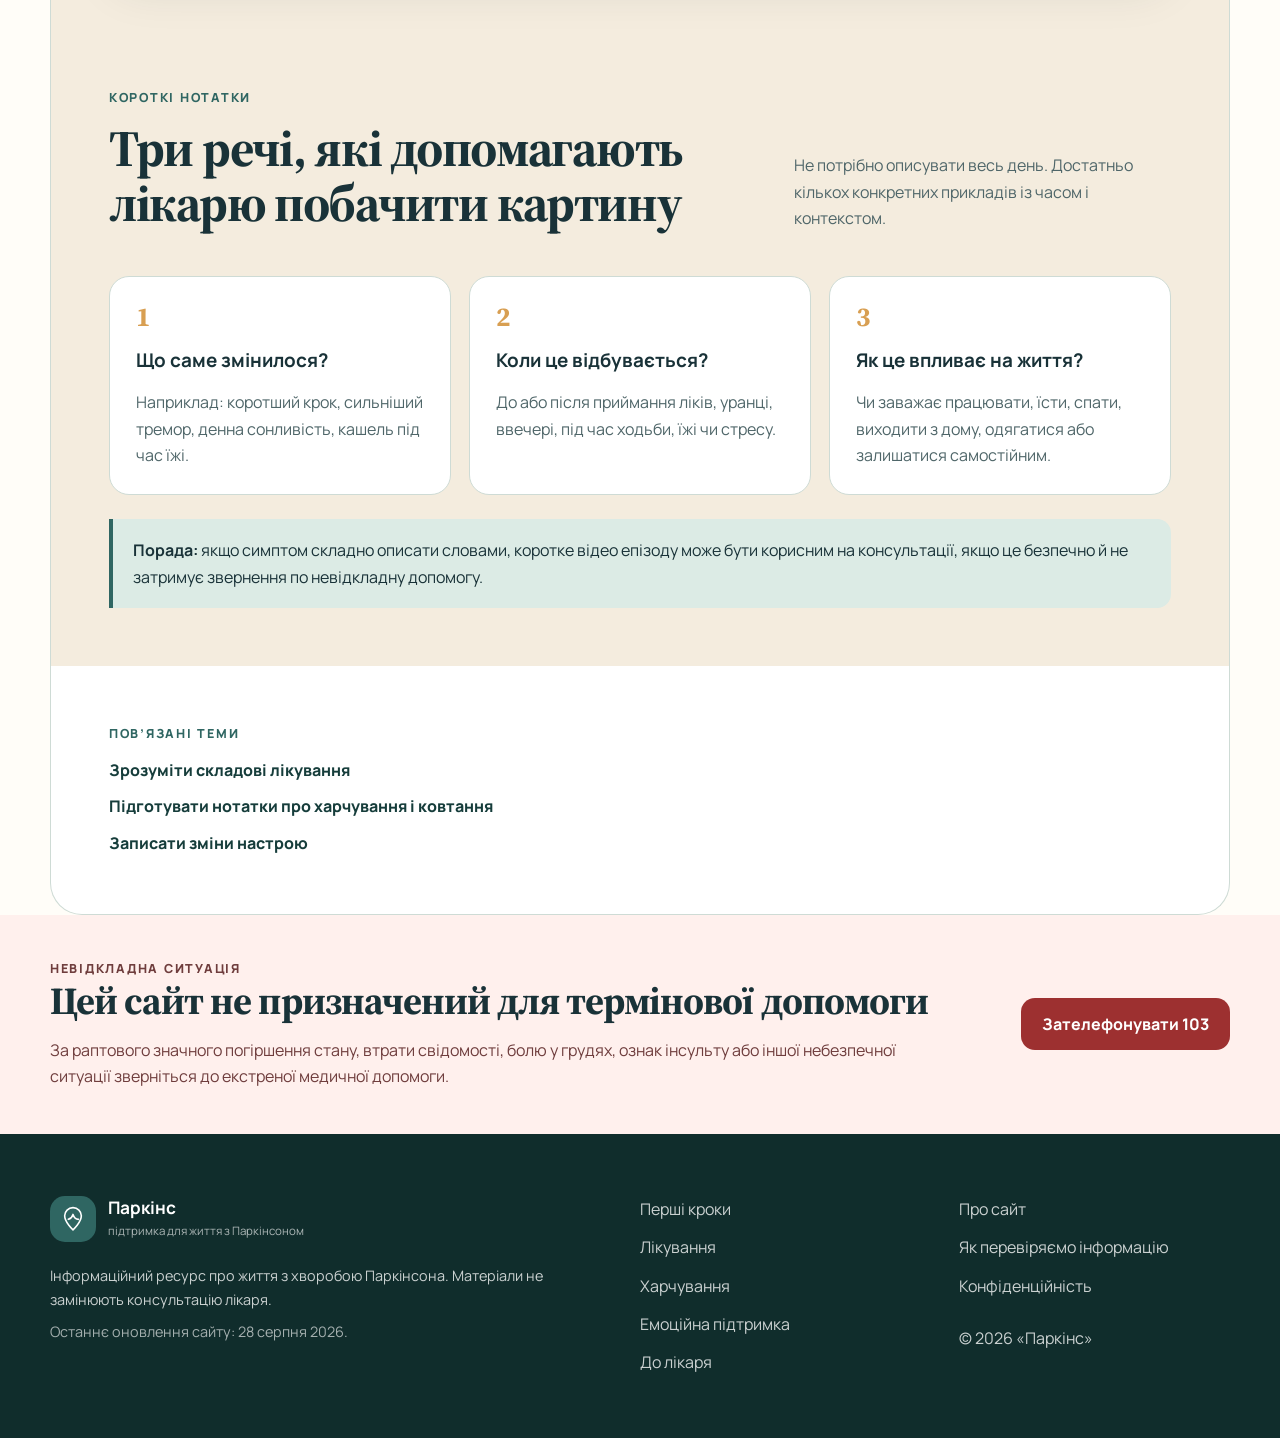
<file: doctor-visit.html>
<!DOCTYPE html>

<html lang="uk"><head><meta charset="utf-8"/><meta content="width=device-width, initial-scale=1.0" name="viewport"/><meta content="Підготовка до прийому лікаря при хворобі Паркінсона: список препаратів, спостереження, симптоми, запитання та зручна пам’ятка для друку." name="description"/><meta content="#2f6662" name="theme-color"/><title>До лікаря — Паркінс</title><link href="https://fonts.googleapis.com" rel="preconnect"/><link crossorigin="" href="https://fonts.gstatic.com" rel="preconnect"/><link href="https://fonts.googleapis.com/css2?family=Manrope:wght@400;500;600;700;800&amp;family=Source+Serif+4:opsz,wght@8..60,600;8..60,700&amp;display=swap" rel="stylesheet"/><link href="styles.css" rel="stylesheet"/></head><body class="inner-page doctor-visit-page"><a class="skip-link" href="#main-content">Перейти до основного вмісту</a><div aria-label="Налаштування доступності" class="utility-bar">
<div class="container utility-bar__inner">
<p>Зрозуміла інформація. Спокійний темп. Підтримка поруч.</p>
<div class="accessibility-controls">
<button aria-label="Зменшити розмір тексту" class="utility-button" data-font-action="decrease" type="button">
          A−
        </button>
<button aria-label="Збільшити розмір тексту" class="utility-button" data-font-action="increase" type="button">
          A+
        </button><button aria-label="Повернути стандартний розмір тексту" class="utility-button" data-font-action="reset" type="button">A</button>
<button aria-pressed="false" class="utility-button utility-button--text" id="contrastToggle" type="button">
          Високий контраст
        </button>
<a aria-label="Екстрена медична допомога 103" class="utility-emergency-link" href="tel:103">103</a></div>
</div>
</div><header class="site-header" id="top">
<div class="container site-header__inner">
<a aria-label="Паркінс, головна сторінка" class="brand" href="index.html"><span aria-hidden="true" class="brand__mark">
<svg role="img" viewbox="0 0 48 48">
<path d="M24 7c7 0 12.5 5.5 12.5 12.3 0 9.8-12.5 21.1-12.5 21.1S11.5 29.1 11.5 19.3C11.5 12.5 17 7 24 7Z"></path>
<path d="M17 24.5c3.6-1 5.8-3.4 7-7.4 1.5 4.8 4.2 7.2 8.2 7.4"></path>
</svg>
</span><strong>Паркінс</strong><small>Інформаційний простір підтримки</small></a>
<button aria-controls="siteNavigation" aria-expanded="false" class="menu-toggle" type="button">
<span class="menu-toggle__label">Меню</span>
<span aria-hidden="true" class="menu-toggle__icon"></span>
</button>
<nav aria-label="Основна навігація" class="site-nav" id="siteNavigation"><a href="first-steps.html">Перші кроки</a><a href="understand.html">Про хворобу</a><a href="treatment.html">Лікування</a><a href="daily-life.html">Щоденне життя</a><a href="movement.html">Рух</a><a href="relatives.html">Для близьких</a><a href="support-ukraine.html">Допомога в Україні</a><a class="nav-mobile-only" href="nutrition.html">Харчування</a><a class="nav-mobile-only" href="emotional-support.html">Емоційна підтримка</a><a aria-current="page" class="nav-mobile-only" href="doctor-visit.html">До лікаря</a><a class="nav-all-sections" href="index.html#site-sections">Усі розділи</a></nav>
</div>
</header><main id="main-content"><section class="page-hero"><div class="container"><nav aria-label="Навігаційний шлях" class="breadcrumbs"><a href="index.html">Головна</a><span aria-hidden="true">/</span><span aria-current="page">До лікаря</span></nav><div class="page-hero__grid"><div><p class="eyebrow">Розділ</p><h1>До лікаря</h1><p class="page-hero__subtitle">Що взяти із собою до лікаря</p><p class="page-hero__lead">Короткі нотатки допомагають не забути важливе й точніше описати зміни між консультаціями.</p><nav aria-label="Зміст розділу" class="page-toc"><p class="page-toc__title">Зміст розділу</p><ol class="page-toc__list"><li><a href="#doctor-visit">Що взяти із собою до лікаря</a></li><li><a href="#visit-notes">Як описати зміни</a></li><li><a href="#pov-iazani-temy">Пов’язані теми</a></li></ol></nav></div><aside class="page-hero__aside"><strong>Важливо</strong><p>Матеріали мають інформаційний характер і не замінюють індивідуальну консультацію фахівця.</p></aside></div></div></section><section class="section page-rubric page-rubric--beige page-rubric--first" id="doctor-visit">
<div class="container">
<div class="doctor-card">
<div class="doctor-card__content">
<p class="eyebrow">Підготовка до консультації</p>
<h2>Що взяти із собою до лікаря</h2>
<p>
              Короткі нотатки допомагають не забути важливе й точніше
              описати зміни, які відбулися між консультаціями.
            </p>
<div class="checklist"><label><input type="checkbox"/> Актуальний перелік препаратів і добавок: назва, доза та час приймання</label><label><input type="checkbox"/> Короткі нотатки: коли симптоми посилюються або слабшають</label><label><input type="checkbox"/> Інформація про падіння, майже падіння, запаморочення або непритомність</label><label><input type="checkbox"/> Зміни сну, настрою, пам’яті, мовлення, ковтання або апетиту</label><label><input type="checkbox"/> Небажані відчуття чи зміни поведінки після початку або корекції лікування</label><label><input type="checkbox"/> Три найважливіші запитання, на які хочете отримати відповідь</label></div>
</div>
<aside class="doctor-card__aside">
<h3>Важливо</h3>
<p>
              Не припиняйте приймання призначених препаратів і не змінюйте
              дозування самостійно. Зафіксуйте проблему та обговоріть її з лікарем.
            </p>
<button class="button button--primary" id="printChecklist" type="button">Роздрукувати пам’ятку</button>
</aside>
</div>
</div>
</section><section class="section page-rubric page-rubric--beige" id="visit-notes"><div class="container">
<div class="section-heading"><div><p class="eyebrow">Короткі нотатки</p><h2>Три речі, які допомагають лікарю побачити картину</h2></div><p>Не потрібно описувати весь день. Достатньо кількох конкретних прикладів із часом і контекстом.</p></div>
<div class="visit-note-grid">
<article><span>1</span><h3>Що саме змінилося?</h3><p>Наприклад: коротший крок, сильніший тремор, денна сонливість, кашель під час їжі.</p></article>
<article><span>2</span><h3>Коли це відбувається?</h3><p>До або після приймання ліків, уранці, ввечері, під час ходьби, їжі чи стресу.</p></article>
<article><span>3</span><h3>Як це впливає на життя?</h3><p>Чи заважає працювати, їсти, спати, виходити з дому, одягатися або залишатися самостійним.</p></article>
</div>
<div class="print-note"><strong>Порада:</strong> якщо симптом складно описати словами, коротке відео епізоду може бути корисним на консультації, якщо це безпечно й не затримує звернення по невідкладну допомогу.</div>
</div></section><section class="section section--compact page-rubric page-rubric--white page-rubric--last" id="pov-iazani-temy"><div class="container related-links"><p class="eyebrow">Пов’язані теми</p><div><a href="treatment.html">Зрозуміти складові лікування</a><a href="nutrition.html">Підготувати нотатки про харчування і ковтання</a><a href="emotional-support.html">Записати зміни настрою</a></div></div></section></main><section class="section section--emergency">
<div class="container emergency-panel">
<div>
<p class="eyebrow">Невідкладна ситуація</p>
<h2>Цей сайт не призначений для термінової допомоги</h2>
<p>
            За раптового значного погіршення стану, втрати свідомості,
            болю у грудях, ознак інсульту або іншої небезпечної ситуації
            зверніться до екстреної медичної допомоги.
          </p>
</div>
<a class="button button--danger" href="tel:103">Зателефонувати 103</a>
</div>
</section><footer class="site-footer">
<div class="container site-footer__grid">
<div>
<a aria-label="Паркінс, головна сторінка" class="brand brand--footer" href="index.html">
<span aria-hidden="true" class="brand__mark">
<svg viewbox="0 0 48 48">
<path d="M24 7c7 0 12.5 5.5 12.5 12.3 0 9.8-12.5 21.1-12.5 21.1S11.5 29.1 11.5 19.3C11.5 12.5 17 7 24 7Z"></path>
<path d="M17 24.5c3.6-1 5.8-3.4 7-7.4 1.5 4.8 4.2 7.2 8.2 7.4"></path>
</svg>
</span>
<span>
<strong>Паркінс</strong>
<small>підтримка для життя з Паркінсоном</small>
</span>
</a>
<p class="site-footer__note">Інформаційний ресурс про життя з хворобою Паркінсона. Матеріали не замінюють консультацію лікаря. <span class="footer-updated">Останнє оновлення сайту: 28 серпня 2026.</span></p>
</div>
<nav aria-label="Навігація в підвалі" class="footer-nav"><a href="first-steps.html">Перші кроки</a><a href="treatment.html">Лікування</a><a href="nutrition.html">Харчування</a><a href="emotional-support.html">Емоційна підтримка</a><a href="doctor-visit.html">До лікаря</a></nav>
<div class="footer-meta"><a href="about.html">Про сайт</a><a href="about.html#editorial">Як перевіряємо інформацію</a><a href="about.html#privacy">Конфіденційність</a><p>© <span id="currentYear"></span> «Паркінс»</p></div>
</div>
</footer><script src="script.js"></script></body></html>
</file>
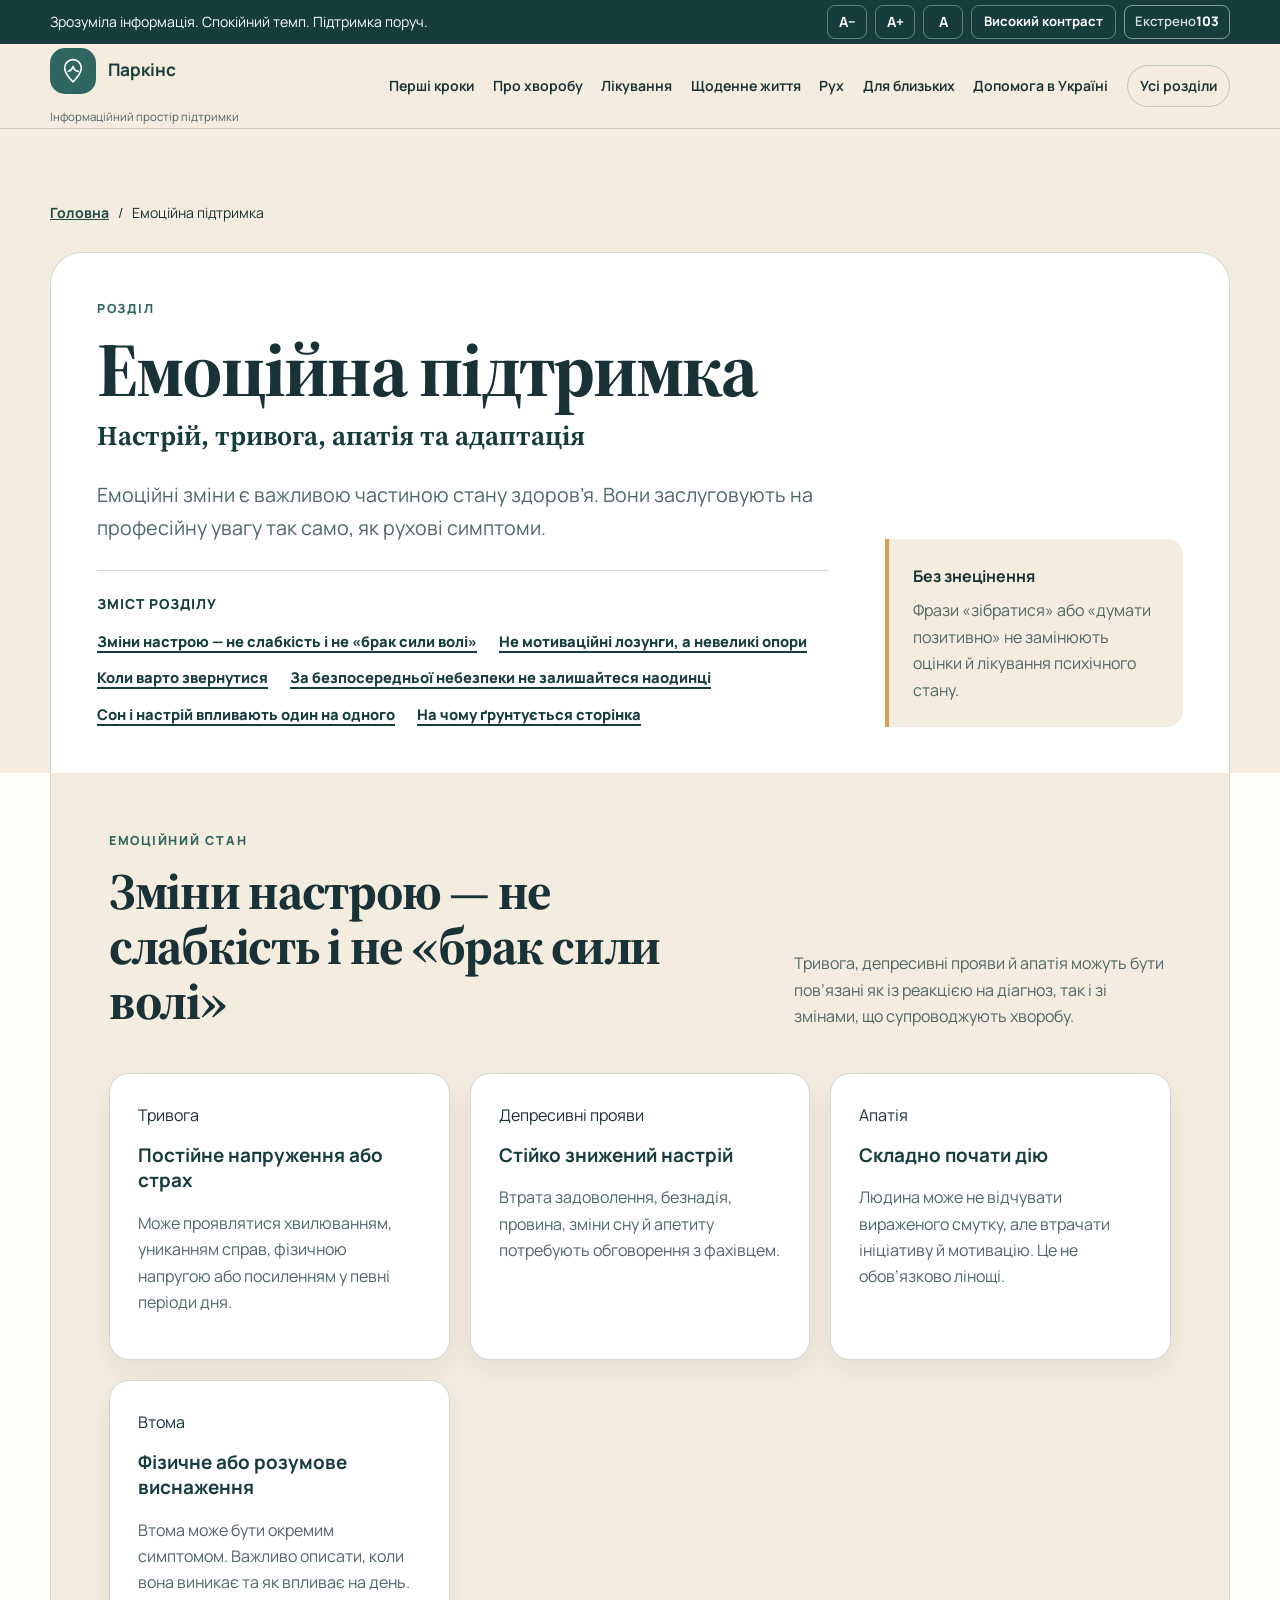
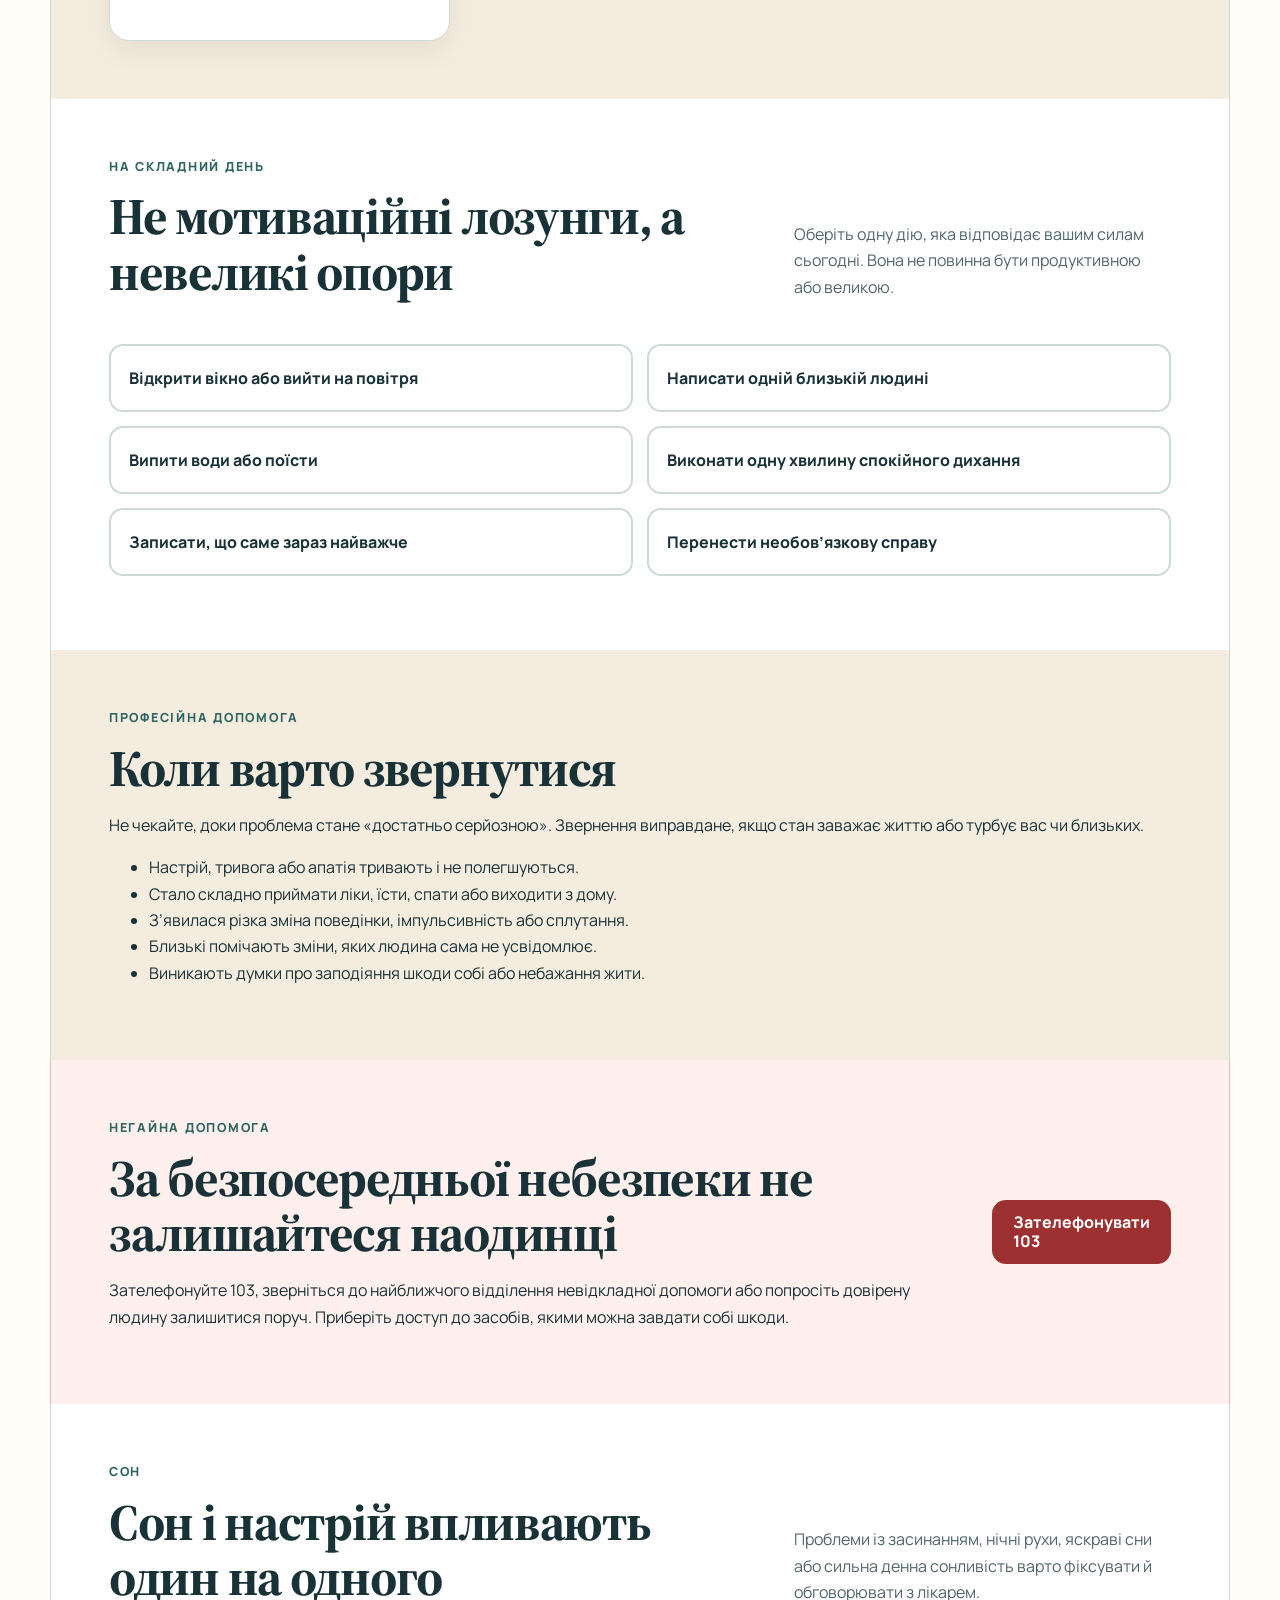
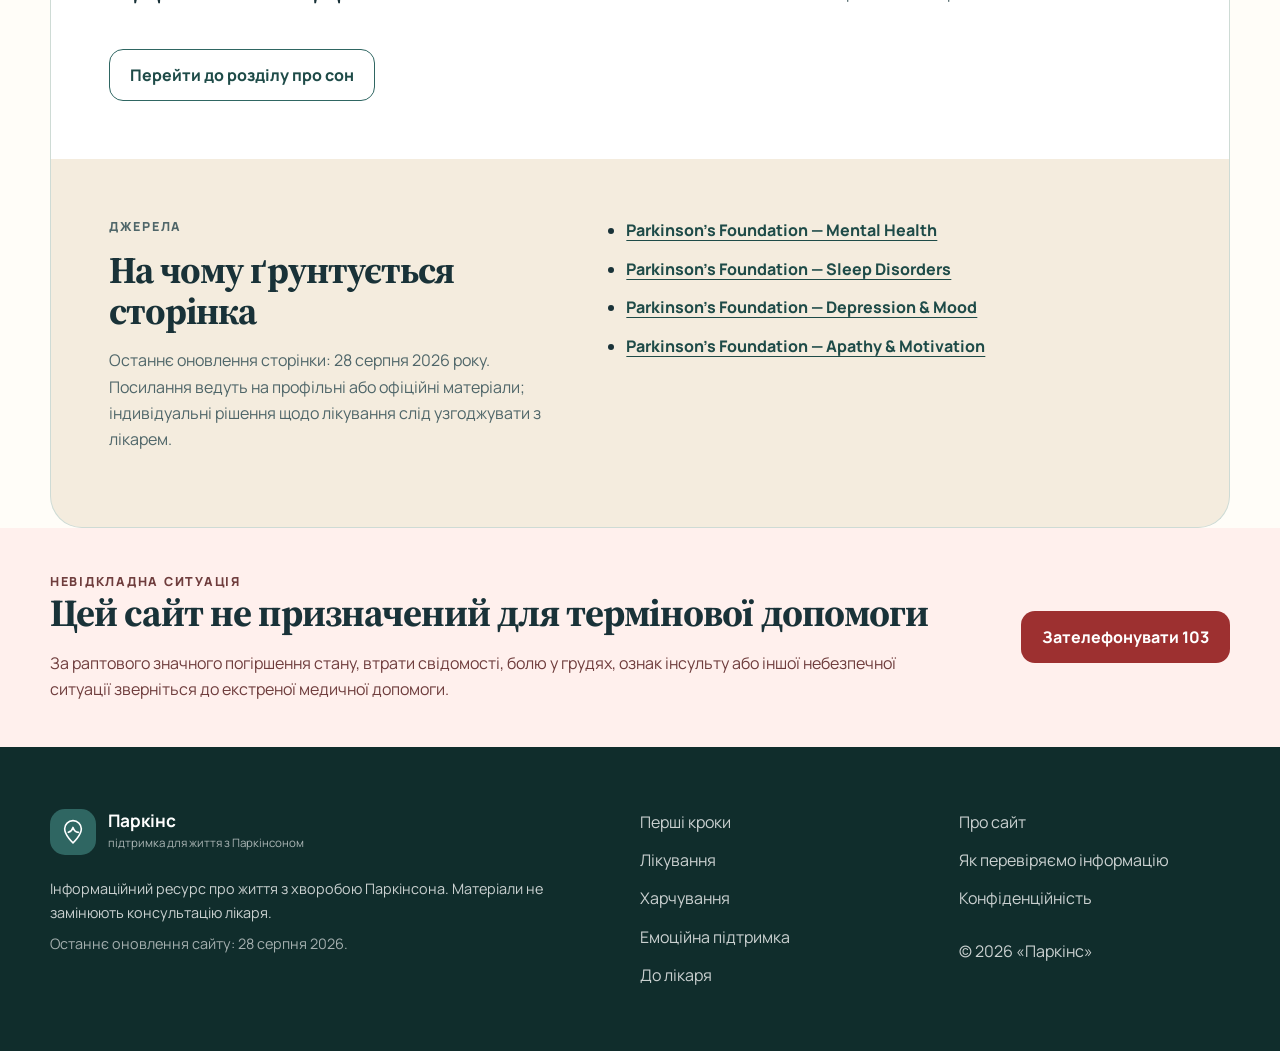
<file: emotional-support.html>
<!DOCTYPE html>

<html lang="uk"><head><meta charset="utf-8"/><meta content="width=device-width, initial-scale=1.0" name="viewport"/><meta content="Емоційна підтримка при хворобі Паркінсона: тривога, апатія, пригнічений настрій, втома, сон і ситуації, коли варто звернутися по допомогу." name="description"/><meta content="#2f6662" name="theme-color"/><title>Емоційна підтримка — Паркінс</title><link href="https://fonts.googleapis.com" rel="preconnect"/><link crossorigin="" href="https://fonts.gstatic.com" rel="preconnect"/><link href="https://fonts.googleapis.com/css2?family=Manrope:wght@400;500;600;700;800&amp;family=Source+Serif+4:opsz,wght@8..60,600;8..60,700&amp;display=swap" rel="stylesheet"/><link href="styles.css" rel="stylesheet"/></head><body class="inner-page emotional-support-page"><a class="skip-link" href="#main-content">Перейти до основного вмісту</a><div aria-label="Налаштування доступності" class="utility-bar">
<div class="container utility-bar__inner">
<p>Зрозуміла інформація. Спокійний темп. Підтримка поруч.</p>
<div class="accessibility-controls">
<button aria-label="Зменшити розмір тексту" class="utility-button" data-font-action="decrease" type="button">
          A−
        </button>
<button aria-label="Збільшити розмір тексту" class="utility-button" data-font-action="increase" type="button">
          A+
        </button><button aria-label="Повернути стандартний розмір тексту" class="utility-button" data-font-action="reset" type="button">A</button>
<button aria-pressed="false" class="utility-button utility-button--text" id="contrastToggle" type="button">
          Високий контраст
        </button>
<a aria-label="Екстрена медична допомога 103" class="utility-emergency-link" href="tel:103">103</a></div>
</div>
</div><header class="site-header" id="top">
<div class="container site-header__inner">
<a aria-label="Паркінс, головна сторінка" class="brand" href="index.html"><span aria-hidden="true" class="brand__mark">
<svg role="img" viewbox="0 0 48 48">
<path d="M24 7c7 0 12.5 5.5 12.5 12.3 0 9.8-12.5 21.1-12.5 21.1S11.5 29.1 11.5 19.3C11.5 12.5 17 7 24 7Z"></path>
<path d="M17 24.5c3.6-1 5.8-3.4 7-7.4 1.5 4.8 4.2 7.2 8.2 7.4"></path>
</svg>
</span><strong>Паркінс</strong><small>Інформаційний простір підтримки</small></a>
<button aria-controls="siteNavigation" aria-expanded="false" class="menu-toggle" type="button">
<span class="menu-toggle__label">Меню</span>
<span aria-hidden="true" class="menu-toggle__icon"></span>
</button>
<nav aria-label="Основна навігація" class="site-nav" id="siteNavigation"><a href="first-steps.html">Перші кроки</a><a href="understand.html">Про хворобу</a><a href="treatment.html">Лікування</a><a href="daily-life.html">Щоденне життя</a><a href="movement.html">Рух</a><a href="relatives.html">Для близьких</a><a href="support-ukraine.html">Допомога в Україні</a><a class="nav-mobile-only" href="nutrition.html">Харчування</a><a aria-current="page" class="nav-mobile-only" href="emotional-support.html">Емоційна підтримка</a><a class="nav-mobile-only" href="doctor-visit.html">До лікаря</a><a class="nav-all-sections" href="index.html#site-sections">Усі розділи</a></nav>
</div>
</header><main id="main-content"><section class="page-hero">
<div class="container">
<nav aria-label="Навігаційний шлях" class="breadcrumbs">
<a href="index.html">Головна</a><span aria-hidden="true">/</span><span aria-current="page">Емоційна підтримка</span>
</nav>
<div class="page-hero__grid">
<div>
<p class="eyebrow">Розділ</p>
<h1>Емоційна підтримка</h1>
<p class="page-hero__subtitle">Настрій, тривога, апатія та адаптація</p><p class="page-hero__lead">Емоційні зміни є важливою частиною стану здоров’я. Вони заслуговують на професійну увагу так само, як рухові симптоми.</p><nav aria-label="Зміст розділу" class="page-toc"><p class="page-toc__title">Зміст розділу</p><ol class="page-toc__list"><li><a href="#zminy-nastroiu-ne-slabkist-i-ne-brak-syly-voli">Зміни настрою — не слабкість і не «брак сили волі»</a></li><li><a href="#ne-motyvatsiini-lozunhy-a-nevelyki-opory">Не мотиваційні лозунги, а невеликі опори</a></li><li><a href="#koly-varto-zvernutysia">Коли варто звернутися</a></li><li><a href="#za-bezposerednoi-nebezpeky-ne-zalyshaitesia-naodyntsi">За безпосередньої небезпеки не залишайтеся наодинці</a></li><li><a href="#son-i-nastrii-vplyvaiut-odyn-na-odnoho">Сон і настрій впливають один на одного</a></li><li><a href="#na-chomu-gruntuietsia-storinka">На чому ґрунтується сторінка</a></li></ol></nav>
</div>
<aside class="page-hero__aside">
<strong>Без знецінення</strong>
<p>Фрази «зібратися» або «думати позитивно» не замінюють оцінки й лікування психічного стану.</p>
</aside>
</div>
</div>
</section><section class="section page-rubric page-rubric--beige page-rubric--first" id="zminy-nastroiu-ne-slabkist-i-ne-brak-syly-voli">
<div class="container">
<div class="section-heading">
<div><p class="eyebrow">Емоційний стан</p><h2>Зміни настрою — не слабкість і не «брак сили волі»</h2></div>
<p>Тривога, депресивні прояви й апатія можуть бути пов’язані як із реакцією на діагноз, так і зі змінами, що супроводжують хворобу.</p>
</div>
<div class="emotion-grid">
<article><span class="content-label">Тривога</span><h3>Постійне напруження або страх</h3><p>Може проявлятися хвилюванням, униканням справ, фізичною напругою або посиленням у певні періоди дня.</p></article>
<article><span class="content-label">Депресивні прояви</span><h3>Стійко знижений настрій</h3><p>Втрата задоволення, безнадія, провина, зміни сну й апетиту потребують обговорення з фахівцем.</p></article>
<article><span class="content-label">Апатія</span><h3>Складно почати дію</h3><p>Людина може не відчувати вираженого смутку, але втрачати ініціативу й мотивацію. Це не обов’язково лінощі.</p></article>
<article><span class="content-label">Втома</span><h3>Фізичне або розумове виснаження</h3><p>Втома може бути окремим симптомом. Важливо описати, коли вона виникає та як впливає на день.</p></article>
</div>
</div>
</section><section class="section page-rubric page-rubric--white" id="ne-motyvatsiini-lozunhy-a-nevelyki-opory">
<div class="container">
<div class="section-heading">
<div><p class="eyebrow">На складний день</p><h2>Не мотиваційні лозунги, а невеликі опори</h2></div>
<p>Оберіть одну дію, яка відповідає вашим силам сьогодні. Вона не повинна бути продуктивною або великою.</p>
</div>
<div class="support-actions" data-single-choice="">
<button type="button">Відкрити вікно або вийти на повітря</button>
<button type="button">Написати одній близькій людині</button>
<button type="button">Випити води або поїсти</button>
<button type="button">Виконати одну хвилину спокійного дихання</button>
<button type="button">Записати, що саме зараз найважче</button>
<button type="button">Перенести необов’язкову справу</button>
</div>
<p aria-live="polite" class="choice-status"></p>
</div>
</section><section class="section page-rubric page-rubric--beige" id="koly-varto-zvernutysia">
<div class="container split-panel">
<div>
<p class="eyebrow">Професійна допомога</p>
<h2>Коли варто звернутися</h2>
<p>Не чекайте, доки проблема стане «достатньо серйозною». Звернення виправдане, якщо стан заважає життю або турбує вас чи близьких.</p>
</div>
<ul class="large-list">
<li>Настрій, тривога або апатія тривають і не полегшуються.</li>
<li>Стало складно приймати ліки, їсти, спати або виходити з дому.</li>
<li>З’явилася різка зміна поведінки, імпульсивність або сплутання.</li>
<li>Близькі помічають зміни, яких людина сама не усвідомлює.</li>
<li>Виникають думки про заподіяння шкоди собі або небажання жити.</li>
</ul>
</div>
</section><section class="section section--emergency page-rubric page-rubric--emergency" id="za-bezposerednoi-nebezpeky-ne-zalyshaitesia-naodyntsi">
<div class="container crisis-panel">
<div>
<p class="eyebrow">Негайна допомога</p>
<h2>За безпосередньої небезпеки не залишайтеся наодинці</h2>
<p>Зателефонуйте 103, зверніться до найближчого відділення невідкладної допомоги або попросіть довірену людину залишитися поруч. Приберіть доступ до засобів, якими можна завдати собі шкоди.</p>
</div>
<a class="button button--danger" href="tel:103">Зателефонувати 103</a>
</div>
</section><section class="section page-rubric page-rubric--white" id="son-i-nastrii-vplyvaiut-odyn-na-odnoho">
<div class="container">
<div class="section-heading">
<div><p class="eyebrow">Сон</p><h2>Сон і настрій впливають один на одного</h2></div>
<p>Проблеми із засинанням, нічні рухи, яскраві сни або сильна денна сонливість варто фіксувати й обговорювати з лікарем.</p>
</div>
<a class="button button--secondary" href="daily-life.html#sleep">Перейти до розділу про сон</a>
</div>
</section><section class="section section--compact page-rubric page-rubric--beige page-rubric--last" id="na-chomu-gruntuietsia-storinka">
<div class="container source-panel">
<div>
<p class="eyebrow">Джерела</p>
<h2>На чому ґрунтується сторінка</h2>
<p>Останнє оновлення сторінки: 28 серпня 2026 року. Посилання ведуть на профільні або офіційні матеріали; індивідуальні рішення щодо лікування слід узгоджувати з лікарем.</p>
</div>
<ul class="source-list"><li><a href="https://www.parkinson.org/library/fact-sheets/mental-health" rel="noopener noreferrer" target="_blank">Parkinson’s Foundation — Mental Health</a></li><li><a href="https://www.parkinson.org/understanding-parkinsons/non-movement-symptoms/sleep-disorders" rel="noopener noreferrer" target="_blank">Parkinson’s Foundation — Sleep Disorders</a></li><li><a href="https://www.parkinson.org/living-with-parkinsons/emotional-mental-health/depression-mood" rel="noopener noreferrer" target="_blank">Parkinson’s Foundation — Depression &amp; Mood</a></li><li><a href="https://www.parkinson.org/library/fact-sheets/apathy" rel="noopener noreferrer" target="_blank">Parkinson’s Foundation — Apathy &amp; Motivation</a></li></ul>
</div>
</section></main><section class="section section--emergency">
<div class="container emergency-panel">
<div>
<p class="eyebrow">Невідкладна ситуація</p>
<h2>Цей сайт не призначений для термінової допомоги</h2>
<p>
            За раптового значного погіршення стану, втрати свідомості,
            болю у грудях, ознак інсульту або іншої небезпечної ситуації
            зверніться до екстреної медичної допомоги.
          </p>
</div>
<a class="button button--danger" href="tel:103">Зателефонувати 103</a>
</div>
</section><footer class="site-footer">
<div class="container site-footer__grid">
<div>
<a aria-label="Паркінс, головна сторінка" class="brand brand--footer" href="index.html">
<span aria-hidden="true" class="brand__mark">
<svg viewbox="0 0 48 48">
<path d="M24 7c7 0 12.5 5.5 12.5 12.3 0 9.8-12.5 21.1-12.5 21.1S11.5 29.1 11.5 19.3C11.5 12.5 17 7 24 7Z"></path>
<path d="M17 24.5c3.6-1 5.8-3.4 7-7.4 1.5 4.8 4.2 7.2 8.2 7.4"></path>
</svg>
</span>
<span>
<strong>Паркінс</strong>
<small>підтримка для життя з Паркінсоном</small>
</span>
</a>
<p class="site-footer__note">Інформаційний ресурс про життя з хворобою Паркінсона. Матеріали не замінюють консультацію лікаря. <span class="footer-updated">Останнє оновлення сайту: 28 серпня 2026.</span></p>
</div>
<nav aria-label="Навігація в підвалі" class="footer-nav"><a href="first-steps.html">Перші кроки</a><a href="treatment.html">Лікування</a><a href="nutrition.html">Харчування</a><a href="emotional-support.html">Емоційна підтримка</a><a href="doctor-visit.html">До лікаря</a></nav>
<div class="footer-meta"><a href="about.html">Про сайт</a><a href="about.html#editorial">Як перевіряємо інформацію</a><a href="about.html#privacy">Конфіденційність</a><p>© <span id="currentYear"></span> «Паркінс»</p></div>
</div>
</footer><script src="script.js"></script></body></html>
</file>
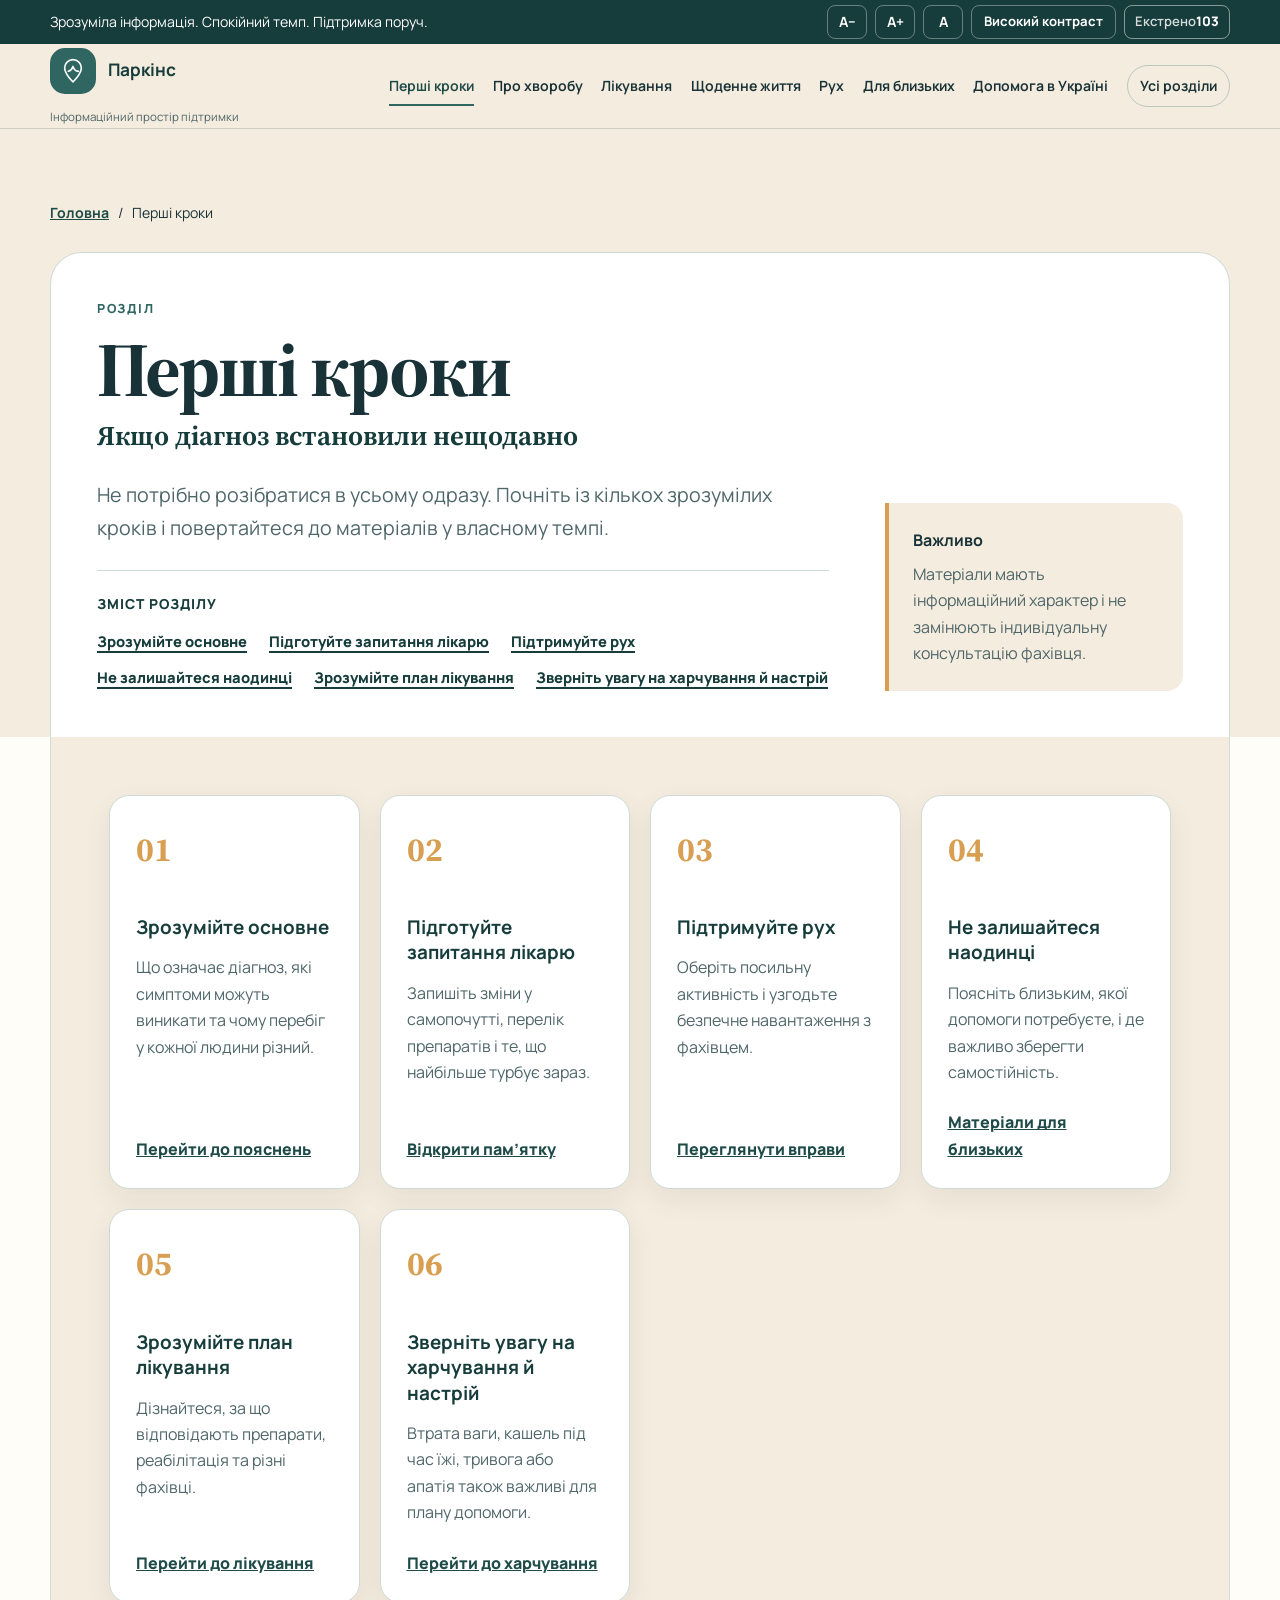
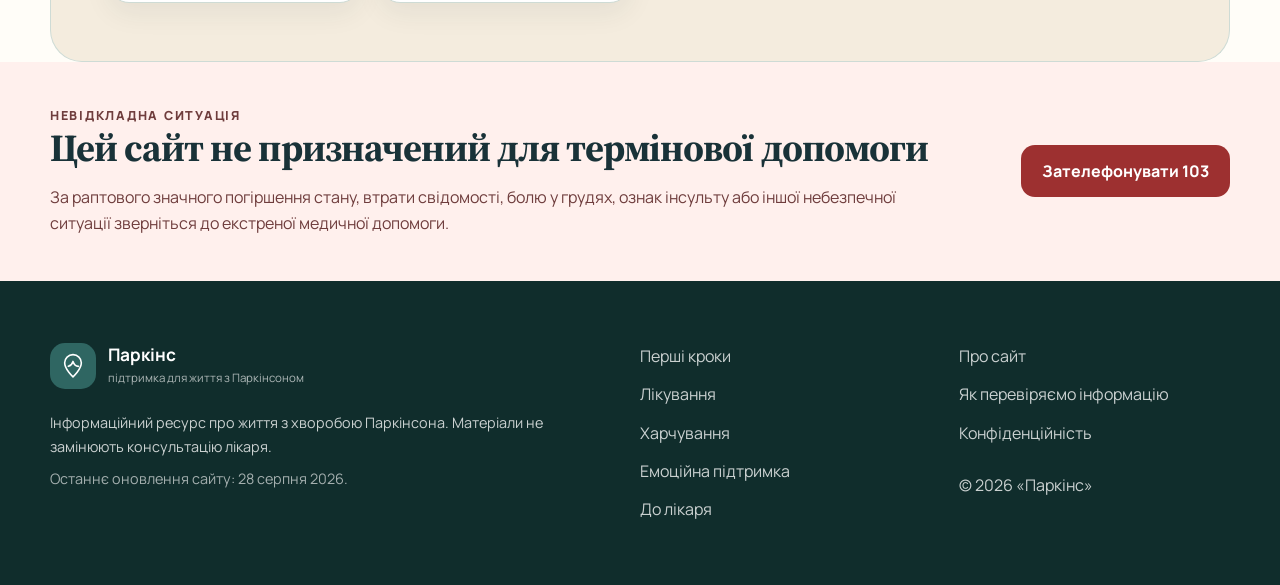
<file: first-steps.html>
<!DOCTYPE html>

<html lang="uk"><head><meta charset="utf-8"/><meta content="width=device-width, initial-scale=1.0" name="viewport"/><meta content="Перші кроки після діагнозу хвороби Паркінсона: що зрозуміти спочатку, що запитати лікаря, як підтримати рух, харчування та емоційний стан." name="description"/><meta content="#2f6662" name="theme-color"/><title>Перші кроки — Паркінс</title><link href="https://fonts.googleapis.com" rel="preconnect"/><link crossorigin="" href="https://fonts.gstatic.com" rel="preconnect"/><link href="https://fonts.googleapis.com/css2?family=Manrope:wght@400;500;600;700;800&amp;family=Source+Serif+4:opsz,wght@8..60,600;8..60,700&amp;display=swap" rel="stylesheet"/><link href="styles.css" rel="stylesheet"/></head><body class="inner-page first-steps-page"><a class="skip-link" href="#main-content">Перейти до основного вмісту</a><div aria-label="Налаштування доступності" class="utility-bar">
<div class="container utility-bar__inner">
<p>Зрозуміла інформація. Спокійний темп. Підтримка поруч.</p>
<div class="accessibility-controls">
<button aria-label="Зменшити розмір тексту" class="utility-button" data-font-action="decrease" type="button">
          A−
        </button>
<button aria-label="Збільшити розмір тексту" class="utility-button" data-font-action="increase" type="button">
          A+
        </button><button aria-label="Повернути стандартний розмір тексту" class="utility-button" data-font-action="reset" type="button">A</button>
<button aria-pressed="false" class="utility-button utility-button--text" id="contrastToggle" type="button">
          Високий контраст
        </button>
<a aria-label="Екстрена медична допомога 103" class="utility-emergency-link" href="tel:103">103</a></div>
</div>
</div><header class="site-header" id="top">
<div class="container site-header__inner">
<a aria-label="Паркінс, головна сторінка" class="brand" href="index.html"><span aria-hidden="true" class="brand__mark">
<svg role="img" viewbox="0 0 48 48">
<path d="M24 7c7 0 12.5 5.5 12.5 12.3 0 9.8-12.5 21.1-12.5 21.1S11.5 29.1 11.5 19.3C11.5 12.5 17 7 24 7Z"></path>
<path d="M17 24.5c3.6-1 5.8-3.4 7-7.4 1.5 4.8 4.2 7.2 8.2 7.4"></path>
</svg>
</span><strong>Паркінс</strong><small>Інформаційний простір підтримки</small></a>
<button aria-controls="siteNavigation" aria-expanded="false" class="menu-toggle" type="button">
<span class="menu-toggle__label">Меню</span>
<span aria-hidden="true" class="menu-toggle__icon"></span>
</button>
<nav aria-label="Основна навігація" class="site-nav" id="siteNavigation"><a aria-current="page" href="first-steps.html">Перші кроки</a><a href="understand.html">Про хворобу</a><a href="treatment.html">Лікування</a><a href="daily-life.html">Щоденне життя</a><a href="movement.html">Рух</a><a href="relatives.html">Для близьких</a><a href="support-ukraine.html">Допомога в Україні</a><a class="nav-mobile-only" href="nutrition.html">Харчування</a><a class="nav-mobile-only" href="emotional-support.html">Емоційна підтримка</a><a class="nav-mobile-only" href="doctor-visit.html">До лікаря</a><a class="nav-all-sections" href="index.html#site-sections">Усі розділи</a></nav>
</div>
</header><main id="main-content"><section class="page-hero"><div class="container"><nav aria-label="Навігаційний шлях" class="breadcrumbs"><a href="index.html">Головна</a><span aria-hidden="true">/</span><span aria-current="page">Перші кроки</span></nav><div class="page-hero__grid"><div><p class="eyebrow">Розділ</p><h1>Перші кроки</h1><p class="page-hero__subtitle">Якщо діагноз встановили нещодавно</p><p class="page-hero__lead">Не потрібно розібратися в усьому одразу. Почніть із кількох зрозумілих кроків і повертайтеся до матеріалів у власному темпі.</p><nav aria-label="Зміст розділу" class="page-toc"><p class="page-toc__title">Зміст розділу</p><ol class="page-toc__list"><li><a href="#zrozumiite-osnovne">Зрозумійте основне</a></li><li><a href="#pidhotuite-zapytannia-likariu">Підготуйте запитання лікарю</a></li><li><a href="#pidtrymuite-rukh">Підтримуйте рух</a></li><li><a href="#ne-zalyshaitesia-naodyntsi">Не залишайтеся наодинці</a></li><li><a href="#zrozumiite-plan-likuvannia">Зрозумійте план лікування</a></li><li><a href="#zvernit-uvahu-na-kharchuvannia-i-nastrii">Зверніть увагу на харчування й настрій</a></li></ol></nav></div><aside class="page-hero__aside"><strong>Важливо</strong><p>Матеріали мають інформаційний характер і не замінюють індивідуальну консультацію фахівця.</p></aside></div></div></section><section class="section page-rubric page-rubric--beige page-rubric--first page-rubric--last" id="first-steps">
<div class="container">
<div class="steps-grid">
<article class="step-card searchable" data-search="діагноз перші кроки зрозуміти" id="zrozumiite-osnovne">
<span class="step-card__number">01</span>
<h3>Зрозумійте основне</h3>
<p>Що означає діагноз, які симптоми можуть виникати та чому перебіг у кожної людини різний.</p>
<a href="understand.html">Перейти до пояснень</a>
</article>
<article class="step-card searchable" data-search="лікар невролог підготовка консультація" id="pidhotuite-zapytannia-likariu">
<span class="step-card__number">02</span>
<h3>Підготуйте запитання лікарю</h3>
<p>Запишіть зміни у самопочутті, перелік препаратів і те, що найбільше турбує зараз.</p>
<a href="doctor-visit.html">Відкрити пам’ятку</a>
</article>
<article class="step-card searchable" data-search="рух вправи активність" id="pidtrymuite-rukh">
<span class="step-card__number">03</span>
<h3>Підтримуйте рух</h3>
<p>Оберіть посильну активність і узгодьте безпечне навантаження з фахівцем.</p>
<a href="movement.html">Переглянути вправи</a>
</article>
<article class="step-card searchable" data-search="родина близькі підтримка розмова" id="ne-zalyshaitesia-naodyntsi">
<span class="step-card__number">04</span>
<h3>Не залишайтеся наодинці</h3>
<p>Поясніть близьким, якої допомоги потребуєте, і де важливо зберегти самостійність.</p>
<a href="relatives.html">Матеріали для близьких</a>
</article>
<article class="step-card searchable" id="zrozumiite-plan-likuvannia">
<span class="step-card__number">05</span>
<h3>Зрозумійте план лікування</h3><p>Дізнайтеся, за що відповідають препарати, реабілітація та різні фахівці.</p><a href="treatment.html">Перейти до лікування</a>
</article><article class="step-card searchable" id="zvernit-uvahu-na-kharchuvannia-i-nastrii">
<span class="step-card__number">06</span>
<h3>Зверніть увагу на харчування й настрій</h3><p>Втрата ваги, кашель під час їжі, тривога або апатія також важливі для плану допомоги.</p><a href="nutrition.html">Перейти до харчування</a>
</article></div>
</div>
</section></main><section class="section section--emergency">
<div class="container emergency-panel">
<div>
<p class="eyebrow">Невідкладна ситуація</p>
<h2>Цей сайт не призначений для термінової допомоги</h2>
<p>
            За раптового значного погіршення стану, втрати свідомості,
            болю у грудях, ознак інсульту або іншої небезпечної ситуації
            зверніться до екстреної медичної допомоги.
          </p>
</div>
<a class="button button--danger" href="tel:103">Зателефонувати 103</a>
</div>
</section><footer class="site-footer">
<div class="container site-footer__grid">
<div>
<a aria-label="Паркінс, головна сторінка" class="brand brand--footer" href="index.html">
<span aria-hidden="true" class="brand__mark">
<svg viewbox="0 0 48 48">
<path d="M24 7c7 0 12.5 5.5 12.5 12.3 0 9.8-12.5 21.1-12.5 21.1S11.5 29.1 11.5 19.3C11.5 12.5 17 7 24 7Z"></path>
<path d="M17 24.5c3.6-1 5.8-3.4 7-7.4 1.5 4.8 4.2 7.2 8.2 7.4"></path>
</svg>
</span>
<span>
<strong>Паркінс</strong>
<small>підтримка для життя з Паркінсоном</small>
</span>
</a>
<p class="site-footer__note">Інформаційний ресурс про життя з хворобою Паркінсона. Матеріали не замінюють консультацію лікаря. <span class="footer-updated">Останнє оновлення сайту: 28 серпня 2026.</span></p>
</div>
<nav aria-label="Навігація в підвалі" class="footer-nav"><a href="first-steps.html">Перші кроки</a><a href="treatment.html">Лікування</a><a href="nutrition.html">Харчування</a><a href="emotional-support.html">Емоційна підтримка</a><a href="doctor-visit.html">До лікаря</a></nav>
<div class="footer-meta"><a href="about.html">Про сайт</a><a href="about.html#editorial">Як перевіряємо інформацію</a><a href="about.html#privacy">Конфіденційність</a><p>© <span id="currentYear"></span> «Паркінс»</p></div>
</div>
</footer><script src="script.js"></script></body></html>
</file>
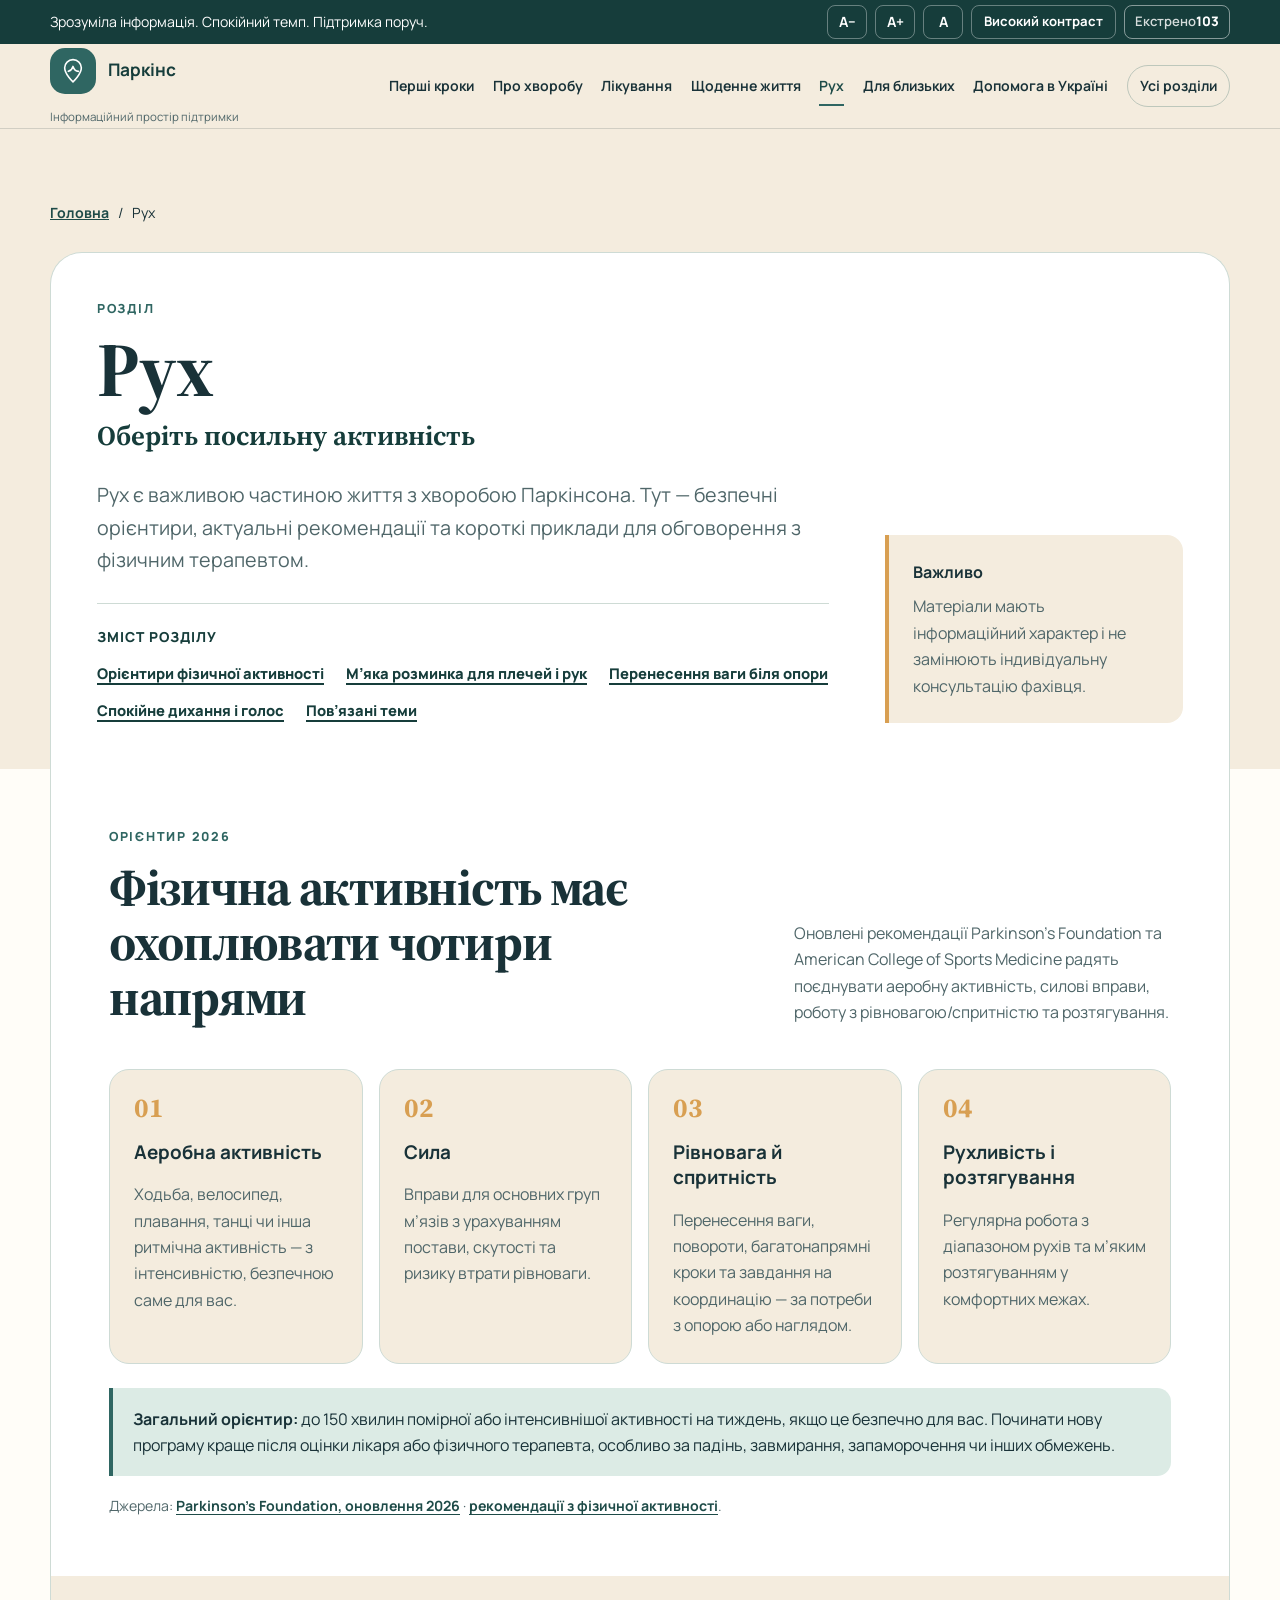
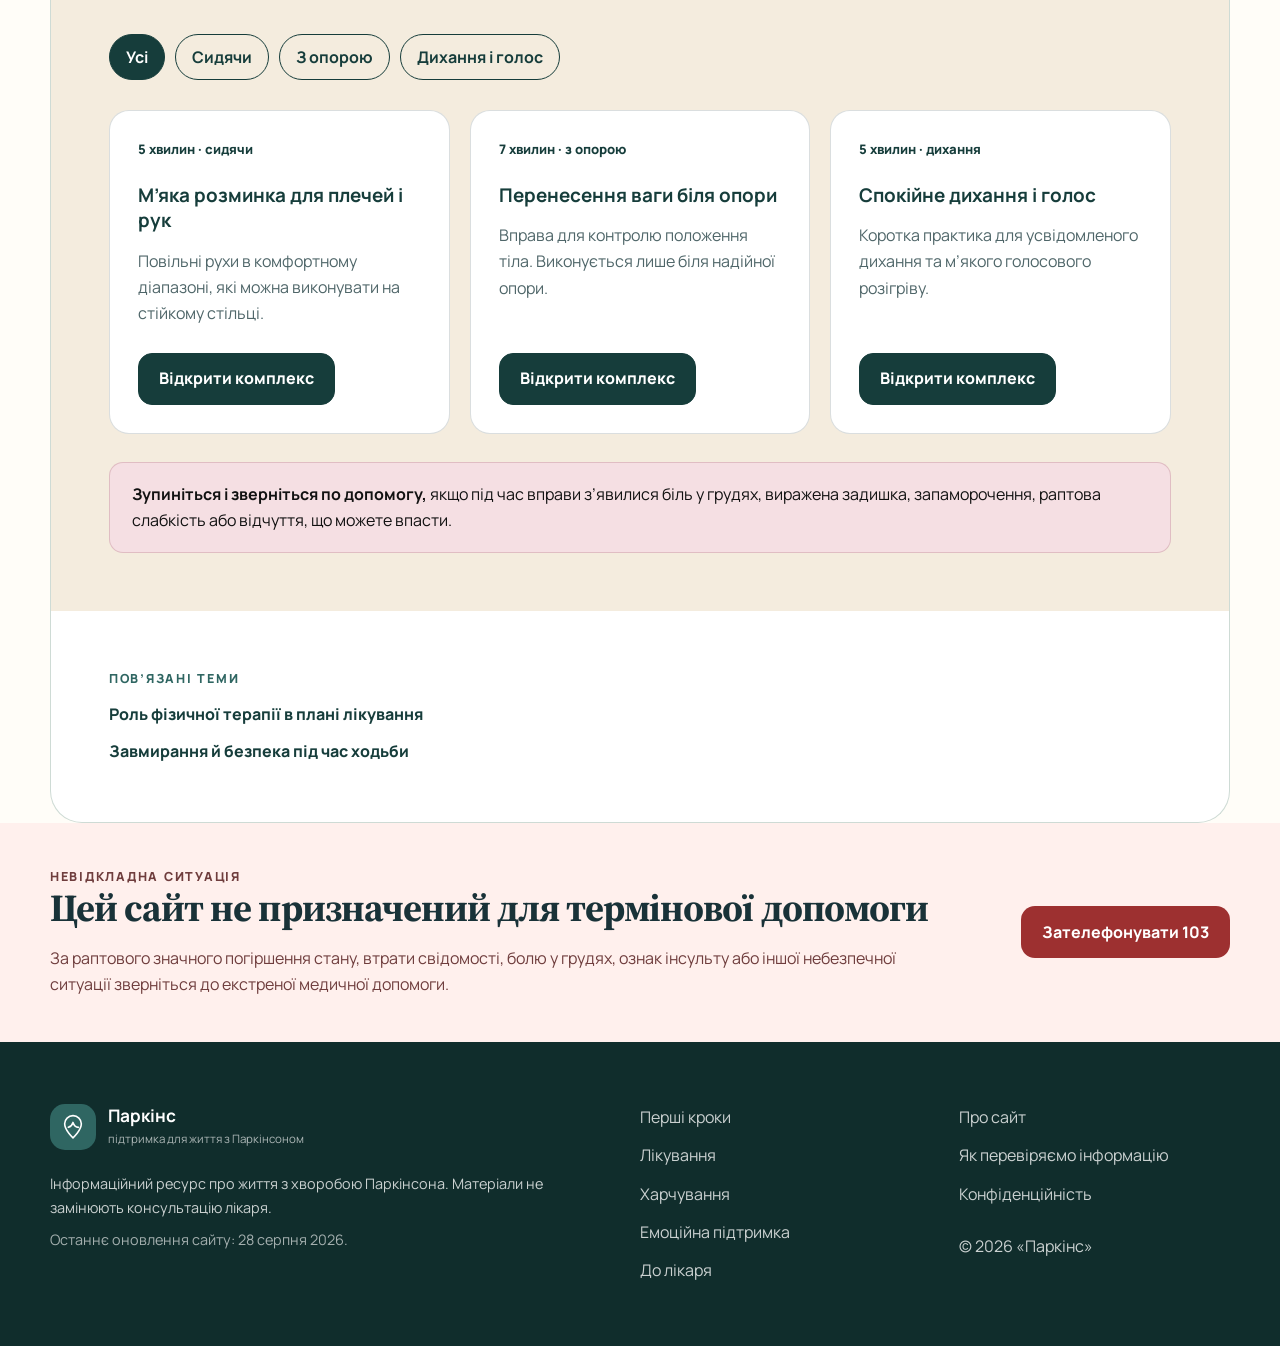
<file: movement.html>
<!DOCTYPE html>

<html lang="uk"><head><meta charset="utf-8"/><meta content="width=device-width, initial-scale=1.0" name="viewport"/><meta content="Рух при хворобі Паркінсона: принципи безпеки, актуальні рекомендації щодо фізичної активності та базові приклади для обговорення з фізичним терапевтом." name="description"/><meta content="#2f6662" name="theme-color"/><title>Рух — Паркінс</title><link href="https://fonts.googleapis.com" rel="preconnect"/><link crossorigin="" href="https://fonts.gstatic.com" rel="preconnect"/><link href="https://fonts.googleapis.com/css2?family=Manrope:wght@400;500;600;700;800&amp;family=Source+Serif+4:opsz,wght@8..60,600;8..60,700&amp;display=swap" rel="stylesheet"/><link href="styles.css" rel="stylesheet"/></head><body class="inner-page movement-page"><a class="skip-link" href="#main-content">Перейти до основного вмісту</a><div aria-label="Налаштування доступності" class="utility-bar">
<div class="container utility-bar__inner">
<p>Зрозуміла інформація. Спокійний темп. Підтримка поруч.</p>
<div class="accessibility-controls">
<button aria-label="Зменшити розмір тексту" class="utility-button" data-font-action="decrease" type="button">
          A−
        </button>
<button aria-label="Збільшити розмір тексту" class="utility-button" data-font-action="increase" type="button">
          A+
        </button><button aria-label="Повернути стандартний розмір тексту" class="utility-button" data-font-action="reset" type="button">A</button>
<button aria-pressed="false" class="utility-button utility-button--text" id="contrastToggle" type="button">
          Високий контраст
        </button>
<a aria-label="Екстрена медична допомога 103" class="utility-emergency-link" href="tel:103">103</a></div>
</div>
</div><header class="site-header" id="top">
<div class="container site-header__inner">
<a aria-label="Паркінс, головна сторінка" class="brand" href="index.html"><span aria-hidden="true" class="brand__mark">
<svg role="img" viewbox="0 0 48 48">
<path d="M24 7c7 0 12.5 5.5 12.5 12.3 0 9.8-12.5 21.1-12.5 21.1S11.5 29.1 11.5 19.3C11.5 12.5 17 7 24 7Z"></path>
<path d="M17 24.5c3.6-1 5.8-3.4 7-7.4 1.5 4.8 4.2 7.2 8.2 7.4"></path>
</svg>
</span><strong>Паркінс</strong><small>Інформаційний простір підтримки</small></a>
<button aria-controls="siteNavigation" aria-expanded="false" class="menu-toggle" type="button">
<span class="menu-toggle__label">Меню</span>
<span aria-hidden="true" class="menu-toggle__icon"></span>
</button>
<nav aria-label="Основна навігація" class="site-nav" id="siteNavigation"><a href="first-steps.html">Перші кроки</a><a href="understand.html">Про хворобу</a><a href="treatment.html">Лікування</a><a href="daily-life.html">Щоденне життя</a><a aria-current="page" href="movement.html">Рух</a><a href="relatives.html">Для близьких</a><a href="support-ukraine.html">Допомога в Україні</a><a class="nav-mobile-only" href="nutrition.html">Харчування</a><a class="nav-mobile-only" href="emotional-support.html">Емоційна підтримка</a><a class="nav-mobile-only" href="doctor-visit.html">До лікаря</a><a class="nav-all-sections" href="index.html#site-sections">Усі розділи</a></nav>
</div>
</header><main id="main-content"><section class="page-hero"><div class="container"><nav aria-label="Навігаційний шлях" class="breadcrumbs"><a href="index.html">Головна</a><span aria-hidden="true">/</span><span aria-current="page">Рух</span></nav><div class="page-hero__grid"><div><p class="eyebrow">Розділ</p><h1>Рух</h1><p class="page-hero__subtitle">Оберіть посильну активність</p><p class="page-hero__lead">Рух є важливою частиною життя з хворобою Паркінсона. Тут — безпечні орієнтири, актуальні рекомендації та короткі приклади для обговорення з фізичним терапевтом.</p><nav aria-label="Зміст розділу" class="page-toc"><p class="page-toc__title">Зміст розділу</p><ol class="page-toc__list"><li><a href="#exercise-guidance">Орієнтири фізичної активності</a></li><li><a href="#m-iaka-rozmynka-dlia-plechei-i-ruk">М’яка розминка для плечей і рук</a></li><li><a href="#perenesennia-vahy-bilia-opory">Перенесення ваги біля опори</a></li><li><a href="#spokiine-dykhannia-i-holos">Спокійне дихання і голос</a></li><li><a href="#pov-iazani-temy">Пов’язані теми</a></li></ol></nav></div><aside class="page-hero__aside"><strong>Важливо</strong><p>Матеріали мають інформаційний характер і не замінюють індивідуальну консультацію фахівця.</p></aside></div></div></section><section class="section page-rubric page-rubric--white" id="exercise-guidance"><div class="container">
<div class="section-heading"><div><p class="eyebrow">Орієнтир 2026</p><h2>Фізична активність має охоплювати чотири напрями</h2></div><p>Оновлені рекомендації Parkinson’s Foundation та American College of Sports Medicine радять поєднувати аеробну активність, силові вправи, роботу з рівновагою/спритністю та розтягування.</p></div>
<div class="movement-principles">
<article><span>01</span><h3>Аеробна активність</h3><p>Ходьба, велосипед, плавання, танці чи інша ритмічна активність — з інтенсивністю, безпечною саме для вас.</p></article>
<article><span>02</span><h3>Сила</h3><p>Вправи для основних груп м’язів з урахуванням постави, скутості та ризику втрати рівноваги.</p></article>
<article><span>03</span><h3>Рівновага й спритність</h3><p>Перенесення ваги, повороти, багатонапрямні кроки та завдання на координацію — за потреби з опорою або наглядом.</p></article>
<article><span>04</span><h3>Рухливість і розтягування</h3><p>Регулярна робота з діапазоном рухів та м’яким розтягуванням у комфортних межах.</p></article>
</div>
<div class="evidence-note"><strong>Загальний орієнтир:</strong> до 150 хвилин помірної або інтенсивнішої активності на тиждень, якщо це безпечно для вас. Починати нову програму краще після оцінки лікаря або фізичного терапевта, особливо за падінь, завмирання, запаморочення чи інших обмежень.</div>
<p class="source-inline">Джерела: <a href="https://www.parkinson.org/about-us/news/updated-exercise-recommendations" rel="noopener noreferrer" target="_blank">Parkinson’s Foundation, оновлення 2026</a> · <a href="https://www.parkinson.org/sites/default/files/documents/parkinsons_exercise_recommendations_infographic_2025.pdf" rel="noopener noreferrer" target="_blank">рекомендації з фізичної активності</a>.</p>
</div></section><section class="section page-rubric page-rubric--beige page-rubric--first" id="movement">
<div class="container">
<div aria-label="Фільтр вправ" class="exercise-filters" role="group">
<button class="filter-button is-active" data-filter="all" type="button">Усі</button>
<button class="filter-button" data-filter="seated" type="button">Сидячи</button>
<button class="filter-button" data-filter="support" type="button">З опорою</button>
<button class="filter-button" data-filter="breathing" type="button">Дихання і голос</button>
</div>
<div class="exercise-grid">
<article class="exercise-card searchable" data-category="seated" data-search="сидячи руки плечі розминка 5 хвилин" id="m-iaka-rozmynka-dlia-plechei-i-ruk">
<span class="exercise-card__tag">5 хвилин · сидячи</span>
<h3>М’яка розминка для плечей і рук</h3>
<p>Повільні рухи в комфортному діапазоні, які можна виконувати на стійкому стільці.</p>
<button class="button button--light modal-trigger" data-modal="modal-exercise-seated" type="button">Відкрити комплекс</button>
</article>
<article class="exercise-card searchable" data-category="support" data-search="опора постава вага рівновага 7 хвилин" id="perenesennia-vahy-bilia-opory">
<span class="exercise-card__tag">7 хвилин · з опорою</span>
<h3>Перенесення ваги біля опори</h3>
<p>Вправа для контролю положення тіла. Виконується лише біля надійної опори.</p>
<button class="button button--light modal-trigger" data-modal="modal-exercise-support" type="button">Відкрити комплекс</button>
</article>
<article class="exercise-card searchable" data-category="breathing" data-search="дихання голос мовлення 5 хвилин" id="spokiine-dykhannia-i-holos">
<span class="exercise-card__tag">5 хвилин · дихання</span>
<h3>Спокійне дихання і голос</h3>
<p>Коротка практика для усвідомленого дихання та м’якого голосового розігріву.</p>
<button class="button button--light modal-trigger" data-modal="modal-exercise-breathing" type="button">Відкрити комплекс</button>
</article>
</div>
<div class="safety-banner">
<strong>Зупиніться і зверніться по допомогу,</strong>
          якщо під час вправи з’явилися біль у грудях, виражена задишка,
          запаморочення, раптова слабкість або відчуття, що можете впасти.
        </div>
</div>
</section><section class="section section--compact page-rubric page-rubric--white page-rubric--last" id="pov-iazani-temy"><div class="container related-links"><p class="eyebrow">Пов’язані теми</p><div><a href="treatment.html">Роль фізичної терапії в плані лікування</a><a href="daily-life.html#freezing">Завмирання й безпека під час ходьби</a></div></div></section></main><div aria-labelledby="modal-exercise-seated-title" aria-modal="true" class="modal" hidden="" id="modal-exercise-seated" role="dialog">
<div class="modal__backdrop" data-modal-close=""></div>
<div class="modal__dialog" role="document">
<button aria-label="Закрити" class="modal__close" data-modal-close="" type="button">×</button>
<p class="eyebrow">Базовий приклад рухів</p>
<h2 id="modal-exercise-seated-title">М’яка розминка для плечей і рук</h2>
<ol>
<li>Сядьте на стійкий стілець, поставте стопи на підлогу.</li>
<li>Повільно підніміть і опустіть плечі 5 разів.</li>
<li>Обережно відведіть плечі назад, не затримуючи дихання.</li>
<li>Розкрийте долоні й повільно стисніть пальці 5–8 разів.</li>
</ol>
<p>Усі рухи виконуйте без болю. Це не персональна програма тренувань. За можливості узгодьте комплекс із фізичним терапевтом.</p>
</div>
</div><div aria-labelledby="modal-exercise-support-title" aria-modal="true" class="modal" hidden="" id="modal-exercise-support" role="dialog">
<div class="modal__backdrop" data-modal-close=""></div>
<div class="modal__dialog" role="document">
<button aria-label="Закрити" class="modal__close" data-modal-close="" type="button">×</button>
<p class="eyebrow">Базовий приклад рухів</p>
<h2 id="modal-exercise-support-title">Перенесення ваги біля опори</h2>
<p>Виконуйте лише біля нерухомої опори та, за потреби, у присутності іншої людини.</p>
<ol>
<li>Станьте обличчям до стійкої опори й тримайтеся обома руками.</li>
<li>Повільно перенесіть вагу трохи вправо, потім поверніться в центр.</li>
<li>Повторіть уліво, не відриваючи стопи від підлоги.</li>
</ol>
<p>За нестійкості, запаморочення або страху падіння припиніть вправу.</p>
</div>
</div><div aria-labelledby="modal-exercise-breathing-title" aria-modal="true" class="modal" hidden="" id="modal-exercise-breathing" role="dialog">
<div class="modal__backdrop" data-modal-close=""></div>
<div class="modal__dialog" role="document">
<button aria-label="Закрити" class="modal__close" data-modal-close="" type="button">×</button>
<p class="eyebrow">Базовий приклад рухів</p>
<h2 id="modal-exercise-breathing-title">Спокійне дихання і голос</h2>
<ol>
<li>Сядьте з опорою для спини.</li>
<li>Зробіть спокійний вдих носом і довший видих ротом.</li>
<li>Після вдиху м’яко протягніть звук «а» без напруження.</li>
<li>Повторіть 3–5 разів із паузами.</li>
</ol>
<p>Вправи для голосу мають підбиратися індивідуально фахівцем із мовлення.</p>
</div>
</div><section class="section section--emergency">
<div class="container emergency-panel">
<div>
<p class="eyebrow">Невідкладна ситуація</p>
<h2>Цей сайт не призначений для термінової допомоги</h2>
<p>
            За раптового значного погіршення стану, втрати свідомості,
            болю у грудях, ознак інсульту або іншої небезпечної ситуації
            зверніться до екстреної медичної допомоги.
          </p>
</div>
<a class="button button--danger" href="tel:103">Зателефонувати 103</a>
</div>
</section><footer class="site-footer">
<div class="container site-footer__grid">
<div>
<a aria-label="Паркінс, головна сторінка" class="brand brand--footer" href="index.html">
<span aria-hidden="true" class="brand__mark">
<svg viewbox="0 0 48 48">
<path d="M24 7c7 0 12.5 5.5 12.5 12.3 0 9.8-12.5 21.1-12.5 21.1S11.5 29.1 11.5 19.3C11.5 12.5 17 7 24 7Z"></path>
<path d="M17 24.5c3.6-1 5.8-3.4 7-7.4 1.5 4.8 4.2 7.2 8.2 7.4"></path>
</svg>
</span>
<span>
<strong>Паркінс</strong>
<small>підтримка для життя з Паркінсоном</small>
</span>
</a>
<p class="site-footer__note">Інформаційний ресурс про життя з хворобою Паркінсона. Матеріали не замінюють консультацію лікаря. <span class="footer-updated">Останнє оновлення сайту: 28 серпня 2026.</span></p>
</div>
<nav aria-label="Навігація в підвалі" class="footer-nav"><a href="first-steps.html">Перші кроки</a><a href="treatment.html">Лікування</a><a href="nutrition.html">Харчування</a><a href="emotional-support.html">Емоційна підтримка</a><a href="doctor-visit.html">До лікаря</a></nav>
<div class="footer-meta"><a href="about.html">Про сайт</a><a href="about.html#editorial">Як перевіряємо інформацію</a><a href="about.html#privacy">Конфіденційність</a><p>© <span id="currentYear"></span> «Паркінс»</p></div>
</div>
</footer><script src="script.js"></script></body></html>
</file>
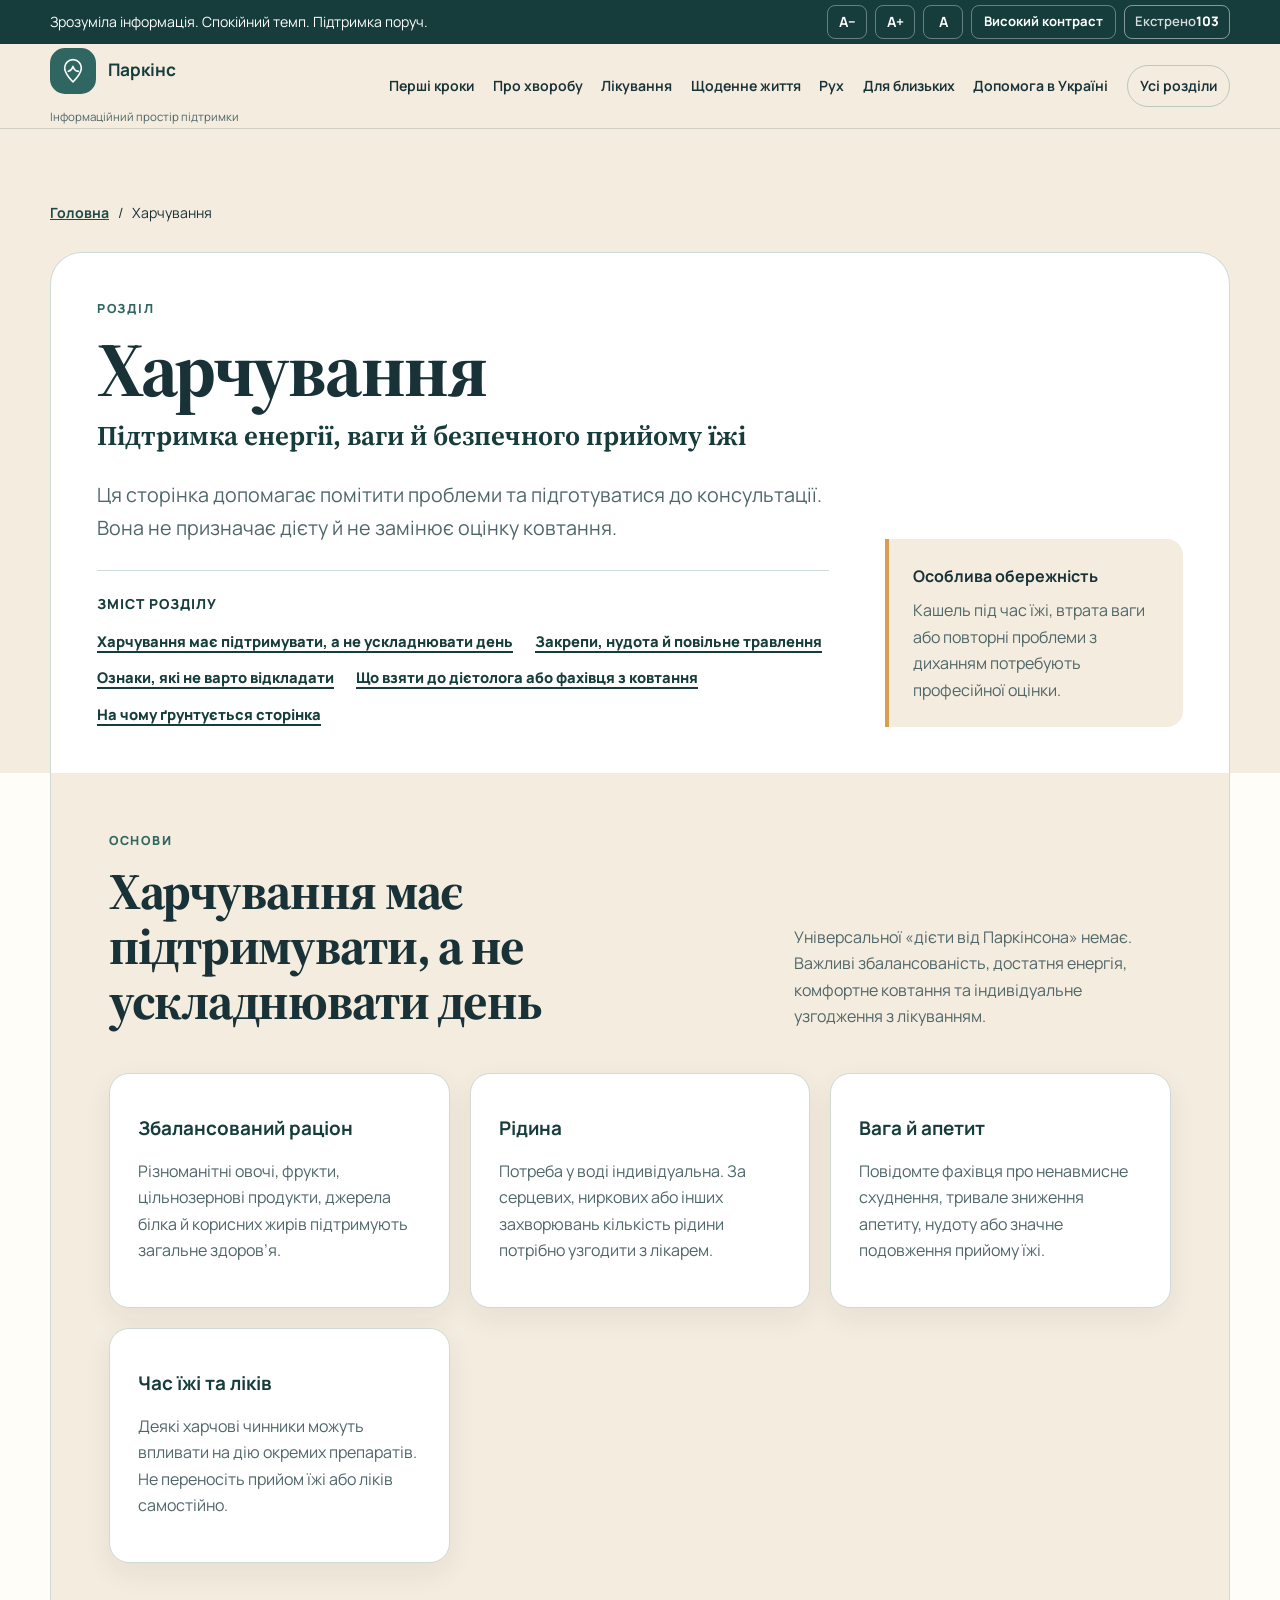
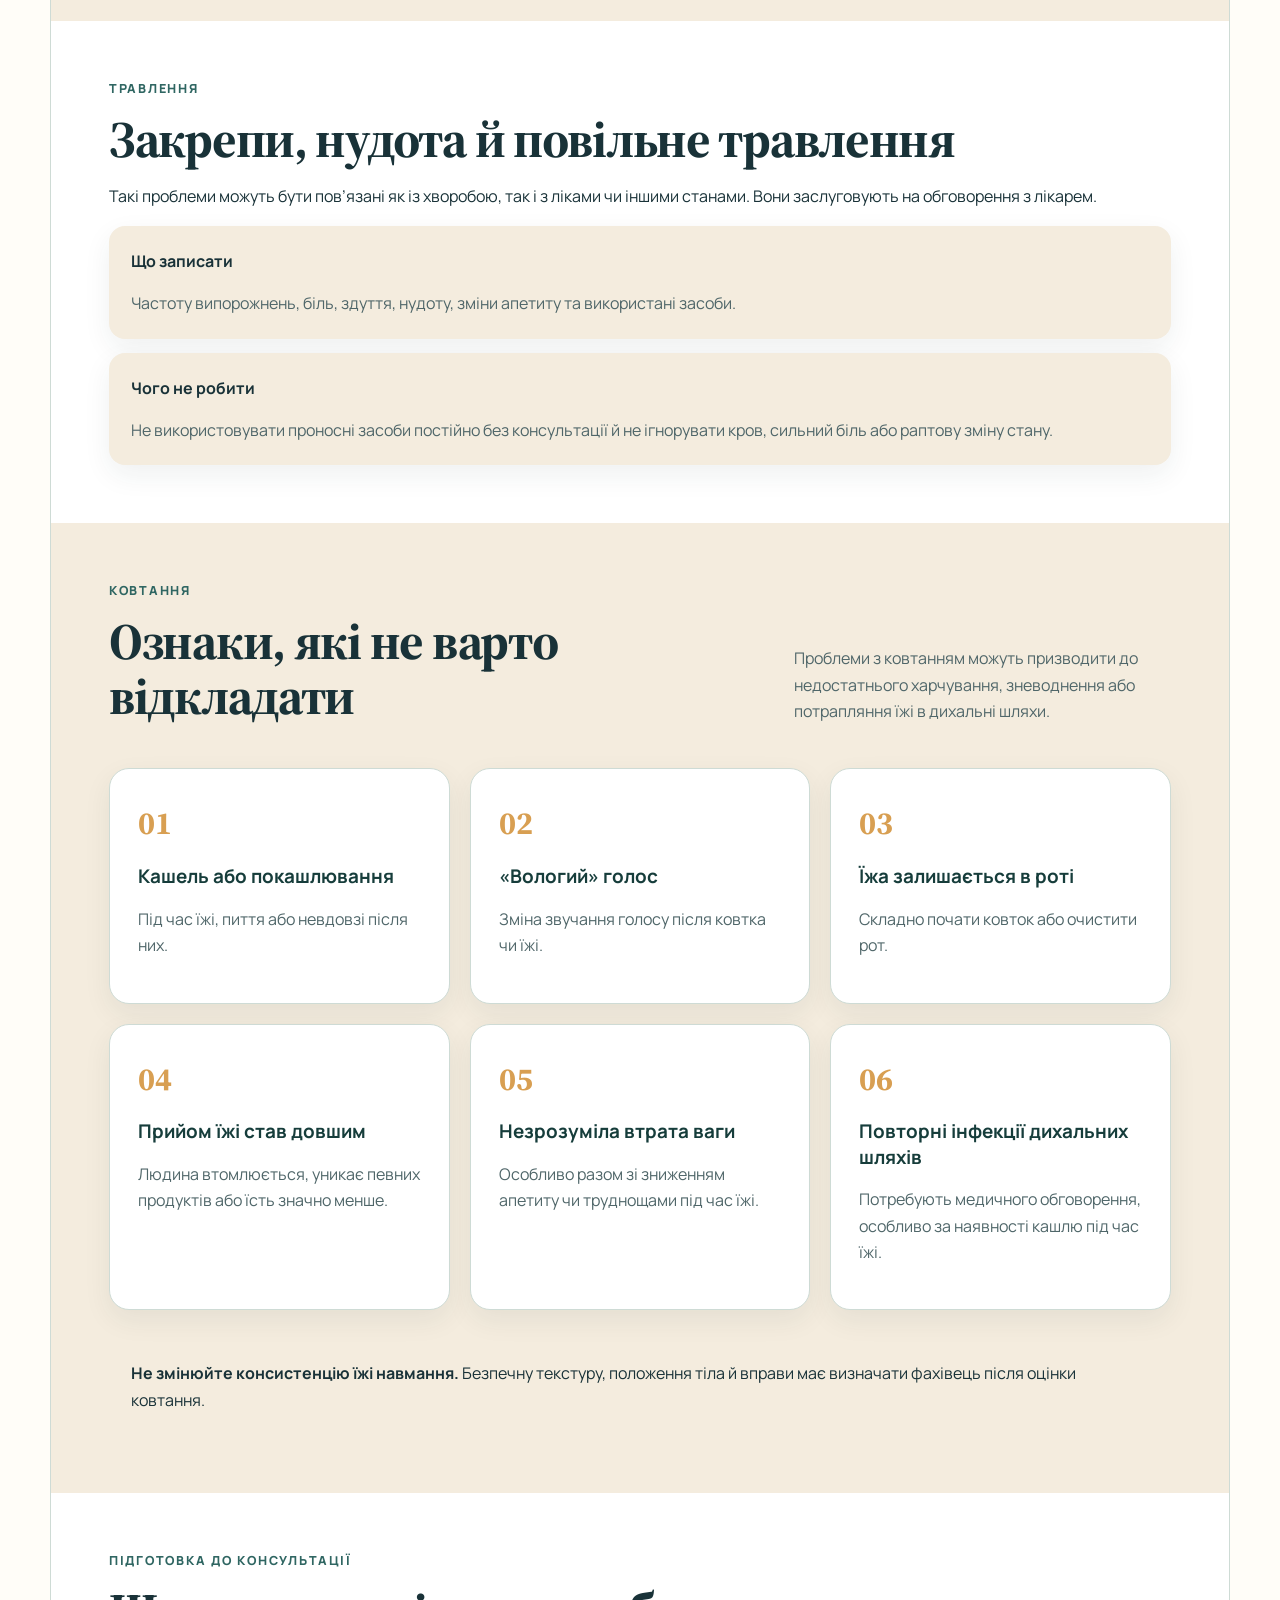
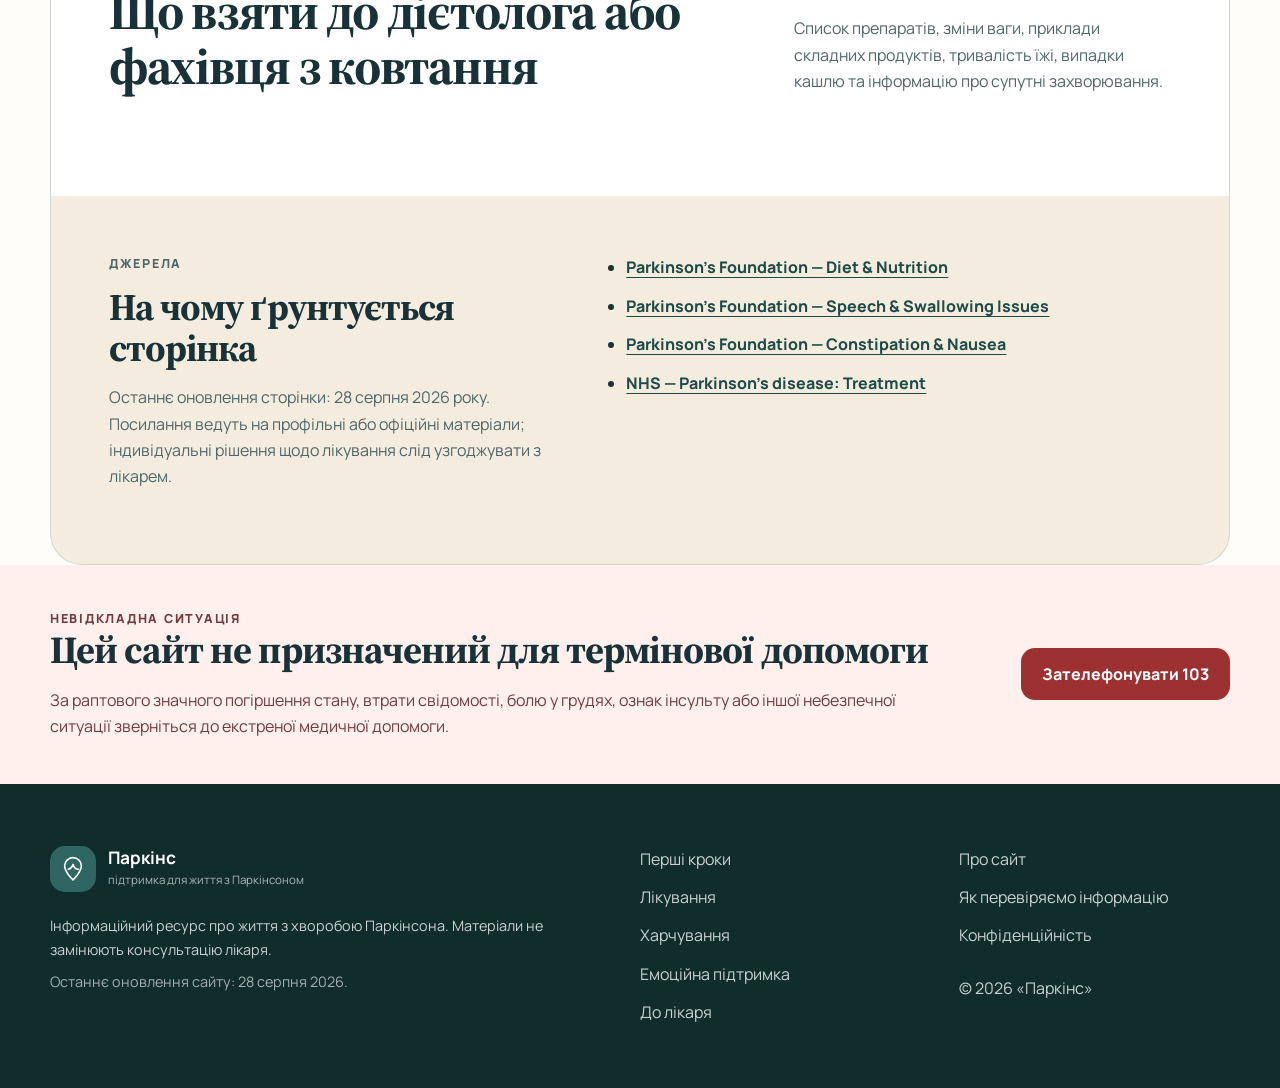
<file: nutrition.html>
<!DOCTYPE html>

<html lang="uk"><head><meta charset="utf-8"/><meta content="width=device-width, initial-scale=1.0" name="viewport"/><meta content="Харчування при хворобі Паркінсона: рідина, вага, апетит, закрепи, час їжі та ліків, ознаки порушення ковтання." name="description"/><meta content="#2f6662" name="theme-color"/><title>Харчування — Паркінс</title><link href="https://fonts.googleapis.com" rel="preconnect"/><link crossorigin="" href="https://fonts.gstatic.com" rel="preconnect"/><link href="https://fonts.googleapis.com/css2?family=Manrope:wght@400;500;600;700;800&amp;family=Source+Serif+4:opsz,wght@8..60,600;8..60,700&amp;display=swap" rel="stylesheet"/><link href="styles.css" rel="stylesheet"/></head><body class="inner-page nutrition-page"><a class="skip-link" href="#main-content">Перейти до основного вмісту</a><div aria-label="Налаштування доступності" class="utility-bar">
<div class="container utility-bar__inner">
<p>Зрозуміла інформація. Спокійний темп. Підтримка поруч.</p>
<div class="accessibility-controls">
<button aria-label="Зменшити розмір тексту" class="utility-button" data-font-action="decrease" type="button">
          A−
        </button>
<button aria-label="Збільшити розмір тексту" class="utility-button" data-font-action="increase" type="button">
          A+
        </button><button aria-label="Повернути стандартний розмір тексту" class="utility-button" data-font-action="reset" type="button">A</button>
<button aria-pressed="false" class="utility-button utility-button--text" id="contrastToggle" type="button">
          Високий контраст
        </button>
<a aria-label="Екстрена медична допомога 103" class="utility-emergency-link" href="tel:103">103</a></div>
</div>
</div><header class="site-header" id="top">
<div class="container site-header__inner">
<a aria-label="Паркінс, головна сторінка" class="brand" href="index.html"><span aria-hidden="true" class="brand__mark">
<svg role="img" viewbox="0 0 48 48">
<path d="M24 7c7 0 12.5 5.5 12.5 12.3 0 9.8-12.5 21.1-12.5 21.1S11.5 29.1 11.5 19.3C11.5 12.5 17 7 24 7Z"></path>
<path d="M17 24.5c3.6-1 5.8-3.4 7-7.4 1.5 4.8 4.2 7.2 8.2 7.4"></path>
</svg>
</span><strong>Паркінс</strong><small>Інформаційний простір підтримки</small></a>
<button aria-controls="siteNavigation" aria-expanded="false" class="menu-toggle" type="button">
<span class="menu-toggle__label">Меню</span>
<span aria-hidden="true" class="menu-toggle__icon"></span>
</button>
<nav aria-label="Основна навігація" class="site-nav" id="siteNavigation"><a href="first-steps.html">Перші кроки</a><a href="understand.html">Про хворобу</a><a href="treatment.html">Лікування</a><a href="daily-life.html">Щоденне життя</a><a href="movement.html">Рух</a><a href="relatives.html">Для близьких</a><a href="support-ukraine.html">Допомога в Україні</a><a aria-current="page" class="nav-mobile-only" href="nutrition.html">Харчування</a><a class="nav-mobile-only" href="emotional-support.html">Емоційна підтримка</a><a class="nav-mobile-only" href="doctor-visit.html">До лікаря</a><a class="nav-all-sections" href="index.html#site-sections">Усі розділи</a></nav>
</div>
</header><main id="main-content"><section class="page-hero">
<div class="container">
<nav aria-label="Навігаційний шлях" class="breadcrumbs">
<a href="index.html">Головна</a><span aria-hidden="true">/</span><span aria-current="page">Харчування</span>
</nav>
<div class="page-hero__grid">
<div>
<p class="eyebrow">Розділ</p>
<h1>Харчування</h1>
<p class="page-hero__subtitle">Підтримка енергії, ваги й безпечного прийому їжі</p><p class="page-hero__lead">Ця сторінка допомагає помітити проблеми та підготуватися до консультації. Вона не призначає дієту й не замінює оцінку ковтання.</p><nav aria-label="Зміст розділу" class="page-toc"><p class="page-toc__title">Зміст розділу</p><ol class="page-toc__list"><li><a href="#kharchuvannia-maie-pidtrymuvaty-a-ne-uskladniuvaty-den">Харчування має підтримувати, а не ускладнювати день</a></li><li><a href="#constipation">Закрепи, нудота й повільне травлення</a></li><li><a href="#swallowing">Ознаки, які не варто відкладати</a></li><li><a href="#shcho-vziaty-do-diietoloha-abo-fakhivtsia-z-kovtannia">Що взяти до дієтолога або фахівця з ковтання</a></li><li><a href="#na-chomu-gruntuietsia-storinka">На чому ґрунтується сторінка</a></li></ol></nav>
</div>
<aside class="page-hero__aside">
<strong>Особлива обережність</strong>
<p>Кашель під час їжі, втрата ваги або повторні проблеми з диханням потребують професійної оцінки.</p>
</aside>
</div>
</div>
</section><section class="section page-rubric page-rubric--beige page-rubric--first" id="kharchuvannia-maie-pidtrymuvaty-a-ne-uskladniuvaty-den">
<div class="container">
<div class="section-heading">
<div><p class="eyebrow">Основи</p><h2>Харчування має підтримувати, а не ускладнювати день</h2></div>
<p>Універсальної «дієти від Паркінсона» немає. Важливі збалансованість, достатня енергія, комфортне ковтання та індивідуальне узгодження з лікуванням.</p>
</div>
<div class="info-grid">
<article class="info-card"><h3>Збалансований раціон</h3><p>Різноманітні овочі, фрукти, цільнозернові продукти, джерела білка й корисних жирів підтримують загальне здоров’я.</p></article>
<article class="info-card"><h3>Рідина</h3><p>Потреба у воді індивідуальна. За серцевих, ниркових або інших захворювань кількість рідини потрібно узгодити з лікарем.</p></article>
<article class="info-card"><h3>Вага й апетит</h3><p>Повідомте фахівця про ненавмисне схуднення, тривале зниження апетиту, нудоту або значне подовження прийому їжі.</p></article>
<article class="info-card"><h3>Час їжі та ліків</h3><p>Деякі харчові чинники можуть впливати на дію окремих препаратів. Не переносіть прийом їжі або ліків самостійно.</p></article>
</div>
</div>
</section><section class="section page-rubric page-rubric--white" id="constipation">
<div class="container split-panel">
<div>
<p class="eyebrow">Травлення</p>
<h2>Закрепи, нудота й повільне травлення</h2>
<p>Такі проблеми можуть бути пов’язані як із хворобою, так і з ліками чи іншими станами. Вони заслуговують на обговорення з лікарем.</p>
</div>
<div class="tip-stack">
<article><strong>Що записати</strong><p>Частоту випорожнень, біль, здуття, нудоту, зміни апетиту та використані засоби.</p></article>
<article><strong>Чого не робити</strong><p>Не використовувати проносні засоби постійно без консультації й не ігнорувати кров, сильний біль або раптову зміну стану.</p></article>
</div>
</div>
</section><section class="section page-rubric page-rubric--beige" id="swallowing">
<div class="container">
<div class="section-heading">
<div><p class="eyebrow">Ковтання</p><h2>Ознаки, які не варто відкладати</h2></div>
<p>Проблеми з ковтанням можуть призводити до недостатнього харчування, зневоднення або потрапляння їжі в дихальні шляхи.</p>
</div>
<div class="symptom-grid">
<article><span>01</span><h3>Кашель або покашлювання</h3><p>Під час їжі, пиття або невдовзі після них.</p></article>
<article><span>02</span><h3>«Вологий» голос</h3><p>Зміна звучання голосу після ковтка чи їжі.</p></article>
<article><span>03</span><h3>Їжа залишається в роті</h3><p>Складно почати ковток або очистити рот.</p></article>
<article><span>04</span><h3>Прийом їжі став довшим</h3><p>Людина втомлюється, уникає певних продуктів або їсть значно менше.</p></article>
<article><span>05</span><h3>Незрозуміла втрата ваги</h3><p>Особливо разом зі зниженням апетиту чи труднощами під час їжі.</p></article>
<article><span>06</span><h3>Повторні інфекції дихальних шляхів</h3><p>Потребують медичного обговорення, особливо за наявності кашлю під час їжі.</p></article>
</div>
<div class="warning-box warning-box--large"><strong>Не змінюйте консистенцію їжі навмання.</strong> Безпечну текстуру, положення тіла й вправи має визначати фахівець після оцінки ковтання.</div>
</div>
</section><section class="section page-rubric page-rubric--white" id="shcho-vziaty-do-diietoloha-abo-fakhivtsia-z-kovtannia">
<div class="container">
<div class="section-heading">
<div><p class="eyebrow">Підготовка до консультації</p><h2>Що взяти до дієтолога або фахівця з ковтання</h2></div>
<p>Список препаратів, зміни ваги, приклади складних продуктів, тривалість їжі, випадки кашлю та інформацію про супутні захворювання.</p>
</div>
</div>
</section><section class="section section--compact page-rubric page-rubric--beige page-rubric--last" id="na-chomu-gruntuietsia-storinka">
<div class="container source-panel">
<div>
<p class="eyebrow">Джерела</p>
<h2>На чому ґрунтується сторінка</h2>
<p>Останнє оновлення сторінки: 28 серпня 2026 року. Посилання ведуть на профільні або офіційні матеріали; індивідуальні рішення щодо лікування слід узгоджувати з лікарем.</p>
</div>
<ul class="source-list"><li><a href="https://www.parkinson.org/living-with-parkinsons/management/diet-nutrition" rel="noopener noreferrer" target="_blank">Parkinson’s Foundation — Diet &amp; Nutrition</a></li><li><a href="https://www.parkinson.org/understanding-parkinsons/non-movement-symptoms/speech-swallowing" rel="noopener noreferrer" target="_blank">Parkinson’s Foundation — Speech &amp; Swallowing Issues</a></li><li><a href="https://www.parkinson.org/understanding-parkinsons/non-movement-symptoms/constipation" rel="noopener noreferrer" target="_blank">Parkinson’s Foundation — Constipation &amp; Nausea</a></li><li><a href="https://www.nhs.uk/conditions/parkinsons-disease/treatment/" rel="noopener noreferrer" target="_blank">NHS — Parkinson’s disease: Treatment</a></li></ul>
</div>
</section></main><section class="section section--emergency">
<div class="container emergency-panel">
<div>
<p class="eyebrow">Невідкладна ситуація</p>
<h2>Цей сайт не призначений для термінової допомоги</h2>
<p>
            За раптового значного погіршення стану, втрати свідомості,
            болю у грудях, ознак інсульту або іншої небезпечної ситуації
            зверніться до екстреної медичної допомоги.
          </p>
</div>
<a class="button button--danger" href="tel:103">Зателефонувати 103</a>
</div>
</section><footer class="site-footer">
<div class="container site-footer__grid">
<div>
<a aria-label="Паркінс, головна сторінка" class="brand brand--footer" href="index.html">
<span aria-hidden="true" class="brand__mark">
<svg viewbox="0 0 48 48">
<path d="M24 7c7 0 12.5 5.5 12.5 12.3 0 9.8-12.5 21.1-12.5 21.1S11.5 29.1 11.5 19.3C11.5 12.5 17 7 24 7Z"></path>
<path d="M17 24.5c3.6-1 5.8-3.4 7-7.4 1.5 4.8 4.2 7.2 8.2 7.4"></path>
</svg>
</span>
<span>
<strong>Паркінс</strong>
<small>підтримка для життя з Паркінсоном</small>
</span>
</a>
<p class="site-footer__note">Інформаційний ресурс про життя з хворобою Паркінсона. Матеріали не замінюють консультацію лікаря. <span class="footer-updated">Останнє оновлення сайту: 28 серпня 2026.</span></p>
</div>
<nav aria-label="Навігація в підвалі" class="footer-nav"><a href="first-steps.html">Перші кроки</a><a href="treatment.html">Лікування</a><a href="nutrition.html">Харчування</a><a href="emotional-support.html">Емоційна підтримка</a><a href="doctor-visit.html">До лікаря</a></nav>
<div class="footer-meta"><a href="about.html">Про сайт</a><a href="about.html#editorial">Як перевіряємо інформацію</a><a href="about.html#privacy">Конфіденційність</a><p>© <span id="currentYear"></span> «Паркінс»</p></div>
</div>
</footer><script src="script.js"></script></body></html>
</file>
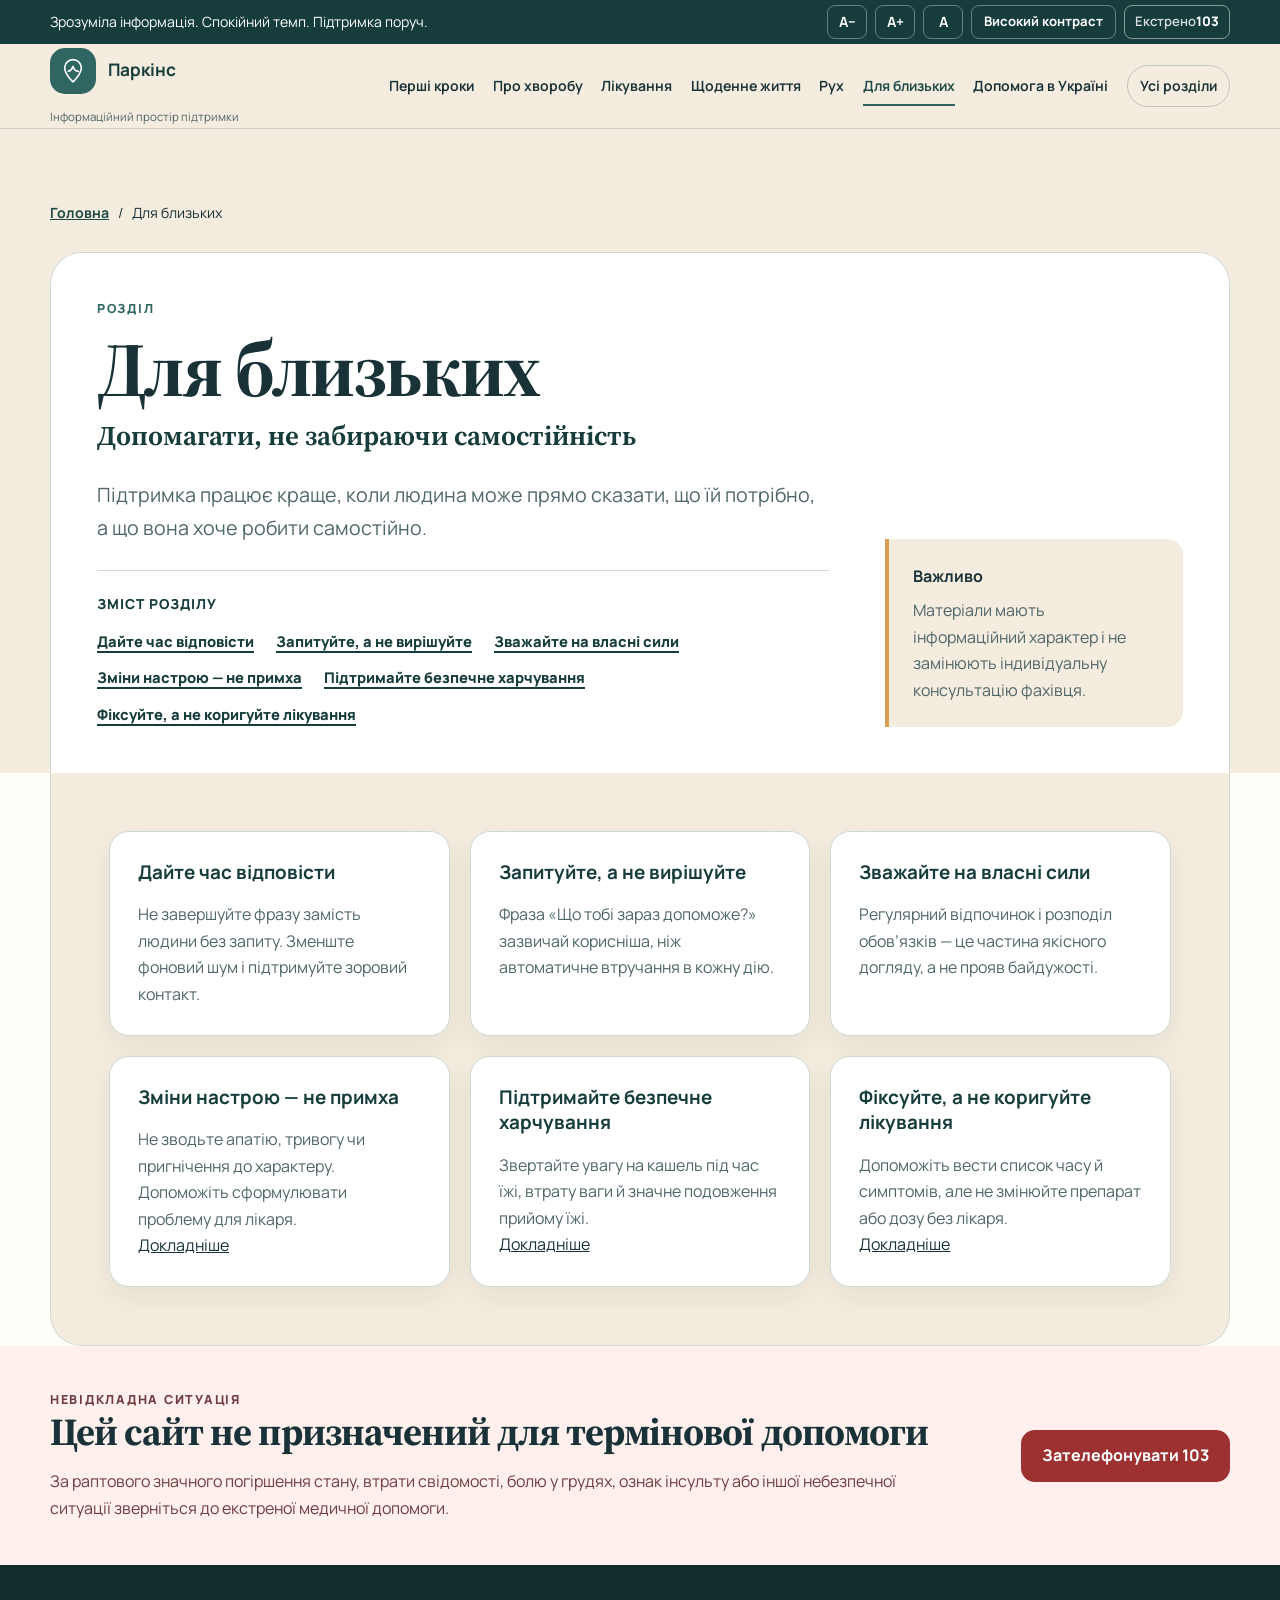
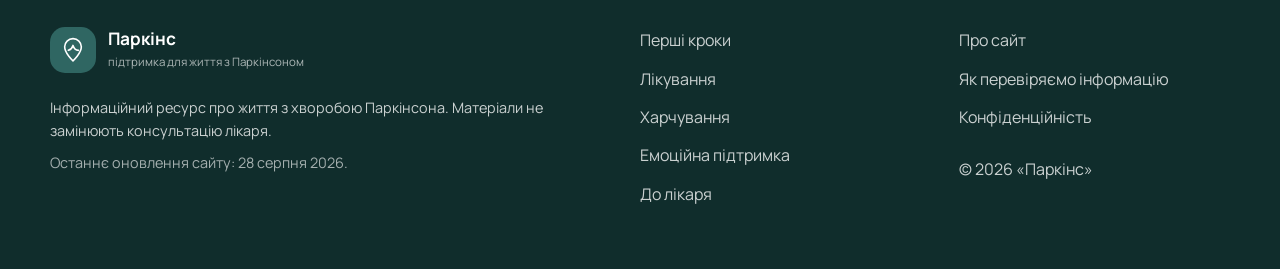
<file: relatives.html>
<!DOCTYPE html>

<html lang="uk"><head><meta charset="utf-8"/><meta content="width=device-width, initial-scale=1.0" name="viewport"/><meta content="Поради для близьких людини з хворобою Паркінсона: як допомагати без надмірного контролю, помічати важливі зміни та берегти власні сили." name="description"/><meta content="#2f6662" name="theme-color"/><title>Для близьких — Паркінс</title><link href="https://fonts.googleapis.com" rel="preconnect"/><link crossorigin="" href="https://fonts.gstatic.com" rel="preconnect"/><link href="https://fonts.googleapis.com/css2?family=Manrope:wght@400;500;600;700;800&amp;family=Source+Serif+4:opsz,wght@8..60,600;8..60,700&amp;display=swap" rel="stylesheet"/><link href="styles.css" rel="stylesheet"/></head><body class="inner-page relatives-page"><a class="skip-link" href="#main-content">Перейти до основного вмісту</a><div aria-label="Налаштування доступності" class="utility-bar">
<div class="container utility-bar__inner">
<p>Зрозуміла інформація. Спокійний темп. Підтримка поруч.</p>
<div class="accessibility-controls">
<button aria-label="Зменшити розмір тексту" class="utility-button" data-font-action="decrease" type="button">
          A−
        </button>
<button aria-label="Збільшити розмір тексту" class="utility-button" data-font-action="increase" type="button">
          A+
        </button><button aria-label="Повернути стандартний розмір тексту" class="utility-button" data-font-action="reset" type="button">A</button>
<button aria-pressed="false" class="utility-button utility-button--text" id="contrastToggle" type="button">
          Високий контраст
        </button>
<a aria-label="Екстрена медична допомога 103" class="utility-emergency-link" href="tel:103">103</a></div>
</div>
</div><header class="site-header" id="top">
<div class="container site-header__inner">
<a aria-label="Паркінс, головна сторінка" class="brand" href="index.html"><span aria-hidden="true" class="brand__mark">
<svg role="img" viewbox="0 0 48 48">
<path d="M24 7c7 0 12.5 5.5 12.5 12.3 0 9.8-12.5 21.1-12.5 21.1S11.5 29.1 11.5 19.3C11.5 12.5 17 7 24 7Z"></path>
<path d="M17 24.5c3.6-1 5.8-3.4 7-7.4 1.5 4.8 4.2 7.2 8.2 7.4"></path>
</svg>
</span><strong>Паркінс</strong><small>Інформаційний простір підтримки</small></a>
<button aria-controls="siteNavigation" aria-expanded="false" class="menu-toggle" type="button">
<span class="menu-toggle__label">Меню</span>
<span aria-hidden="true" class="menu-toggle__icon"></span>
</button>
<nav aria-label="Основна навігація" class="site-nav" id="siteNavigation"><a href="first-steps.html">Перші кроки</a><a href="understand.html">Про хворобу</a><a href="treatment.html">Лікування</a><a href="daily-life.html">Щоденне життя</a><a href="movement.html">Рух</a><a aria-current="page" href="relatives.html">Для близьких</a><a href="support-ukraine.html">Допомога в Україні</a><a class="nav-mobile-only" href="nutrition.html">Харчування</a><a class="nav-mobile-only" href="emotional-support.html">Емоційна підтримка</a><a class="nav-mobile-only" href="doctor-visit.html">До лікаря</a><a class="nav-all-sections" href="index.html#site-sections">Усі розділи</a></nav>
</div>
</header><main id="main-content"><section class="page-hero"><div class="container"><nav aria-label="Навігаційний шлях" class="breadcrumbs"><a href="index.html">Головна</a><span aria-hidden="true">/</span><span aria-current="page">Для близьких</span></nav><div class="page-hero__grid"><div><p class="eyebrow">Розділ</p><h1>Для близьких</h1><p class="page-hero__subtitle">Допомагати, не забираючи самостійність</p><p class="page-hero__lead">Підтримка працює краще, коли людина може прямо сказати, що їй потрібно, а що вона хоче робити самостійно.</p><nav aria-label="Зміст розділу" class="page-toc"><p class="page-toc__title">Зміст розділу</p><ol class="page-toc__list"><li><a href="#daite-chas-vidpovisty">Дайте час відповісти</a></li><li><a href="#zapytuite-a-ne-vyrishuite">Запитуйте, а не вирішуйте</a></li><li><a href="#zvazhaite-na-vlasni-syly">Зважайте на власні сили</a></li><li><a href="#zminy-nastroiu-ne-prymkha">Зміни настрою — не примха</a></li><li><a href="#pidtrymaite-bezpechne-kharchuvannia">Підтримайте безпечне харчування</a></li><li><a href="#fiksuite-a-ne-koryhuite-likuvannia">Фіксуйте, а не коригуйте лікування</a></li></ol></nav></div><aside class="page-hero__aside"><strong>Важливо</strong><p>Матеріали мають інформаційний характер і не замінюють індивідуальну консультацію фахівця.</p></aside></div></div></section><section class="section page-rubric page-rubric--beige page-rubric--first page-rubric--last" id="relatives">
<div class="container">
<div class="support-grid">
<article class="support-card searchable" data-search="близькі спілкування терпіння мовлення" id="daite-chas-vidpovisty">
<h3>Дайте час відповісти</h3>
<p>Не завершуйте фразу замість людини без запиту. Зменште фоновий шум і підтримуйте зоровий контакт.</p>
</article>
<article class="support-card searchable" data-search="допомога самостійність контроль" id="zapytuite-a-ne-vyrishuite">
<h3>Запитуйте, а не вирішуйте</h3>
<p>Фраза «Що тобі зараз допоможе?» зазвичай корисніша, ніж автоматичне втручання в кожну дію.</p>
</article>
<article class="support-card searchable" data-search="доглядальник втома відпочинок виснаження" id="zvazhaite-na-vlasni-syly">
<h3>Зважайте на власні сили</h3>
<p>Регулярний відпочинок і розподіл обов’язків — це частина якісного догляду, а не прояв байдужості.</p>
</article>
<article class="support-card" id="zminy-nastroiu-ne-prymkha"><h3>Зміни настрою — не примха</h3><p>Не зводьте апатію, тривогу чи пригнічення до характеру. Допоможіть сформулювати проблему для лікаря.</p><a class="text-link" href="emotional-support.html">Докладніше</a></article><article class="support-card" id="pidtrymaite-bezpechne-kharchuvannia"><h3>Підтримайте безпечне харчування</h3><p>Звертайте увагу на кашель під час їжі, втрату ваги й значне подовження прийому їжі.</p><a class="text-link" href="nutrition.html">Докладніше</a></article><article class="support-card" id="fiksuite-a-ne-koryhuite-likuvannia"><h3>Фіксуйте, а не коригуйте лікування</h3><p>Допоможіть вести список часу й симптомів, але не змінюйте препарат або дозу без лікаря.</p><a class="text-link" href="treatment.html">Докладніше</a></article></div>
</div>
</section></main><section class="section section--emergency">
<div class="container emergency-panel">
<div>
<p class="eyebrow">Невідкладна ситуація</p>
<h2>Цей сайт не призначений для термінової допомоги</h2>
<p>
            За раптового значного погіршення стану, втрати свідомості,
            болю у грудях, ознак інсульту або іншої небезпечної ситуації
            зверніться до екстреної медичної допомоги.
          </p>
</div>
<a class="button button--danger" href="tel:103">Зателефонувати 103</a>
</div>
</section><footer class="site-footer">
<div class="container site-footer__grid">
<div>
<a aria-label="Паркінс, головна сторінка" class="brand brand--footer" href="index.html">
<span aria-hidden="true" class="brand__mark">
<svg viewbox="0 0 48 48">
<path d="M24 7c7 0 12.5 5.5 12.5 12.3 0 9.8-12.5 21.1-12.5 21.1S11.5 29.1 11.5 19.3C11.5 12.5 17 7 24 7Z"></path>
<path d="M17 24.5c3.6-1 5.8-3.4 7-7.4 1.5 4.8 4.2 7.2 8.2 7.4"></path>
</svg>
</span>
<span>
<strong>Паркінс</strong>
<small>підтримка для життя з Паркінсоном</small>
</span>
</a>
<p class="site-footer__note">Інформаційний ресурс про життя з хворобою Паркінсона. Матеріали не замінюють консультацію лікаря. <span class="footer-updated">Останнє оновлення сайту: 28 серпня 2026.</span></p>
</div>
<nav aria-label="Навігація в підвалі" class="footer-nav"><a href="first-steps.html">Перші кроки</a><a href="treatment.html">Лікування</a><a href="nutrition.html">Харчування</a><a href="emotional-support.html">Емоційна підтримка</a><a href="doctor-visit.html">До лікаря</a></nav>
<div class="footer-meta"><a href="about.html">Про сайт</a><a href="about.html#editorial">Як перевіряємо інформацію</a><a href="about.html#privacy">Конфіденційність</a><p>© <span id="currentYear"></span> «Паркінс»</p></div>
</div>
</footer><script src="script.js"></script></body></html>
</file>
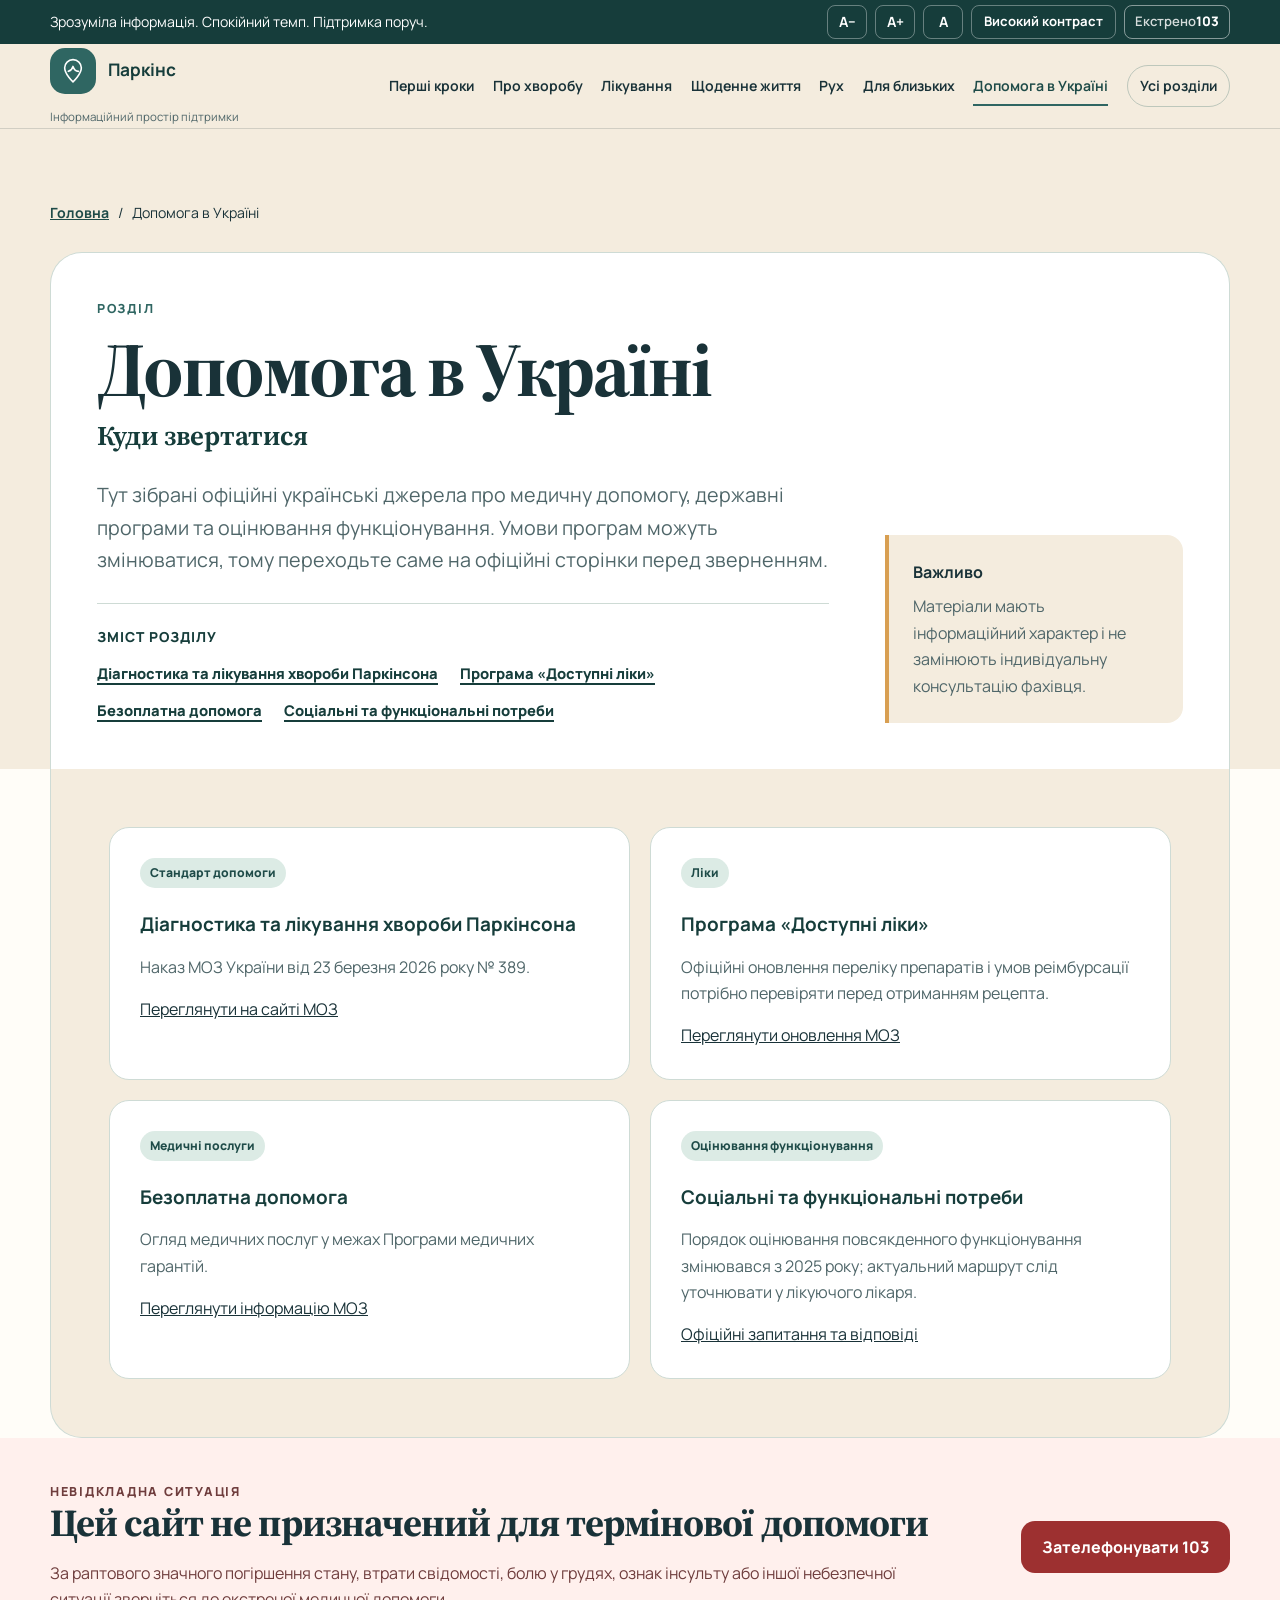
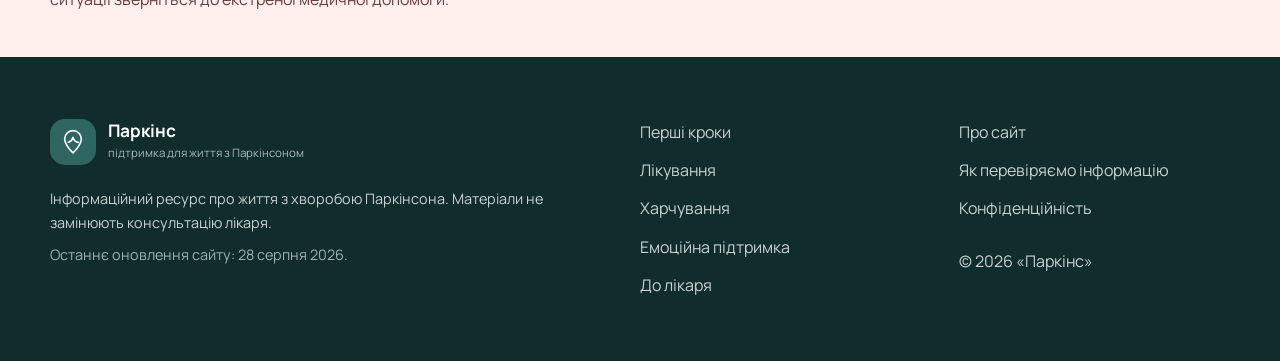
<file: support-ukraine.html>
<!DOCTYPE html>

<html lang="uk"><head><meta charset="utf-8"/><meta content="width=device-width, initial-scale=1.0" name="viewport"/><meta content="Офіційні українські джерела про діагностику й лікування хвороби Паркінсона, Доступні ліки, безоплатні медичні послуги та оцінювання функціонування." name="description"/><meta content="#2f6662" name="theme-color"/><title>Допомога в Україні — Паркінс</title><link href="https://fonts.googleapis.com" rel="preconnect"/><link crossorigin="" href="https://fonts.gstatic.com" rel="preconnect"/><link href="https://fonts.googleapis.com/css2?family=Manrope:wght@400;500;600;700;800&amp;family=Source+Serif+4:opsz,wght@8..60,600;8..60,700&amp;display=swap" rel="stylesheet"/><link href="styles.css" rel="stylesheet"/></head><body class="inner-page support-ukraine-page"><a class="skip-link" href="#main-content">Перейти до основного вмісту</a><div aria-label="Налаштування доступності" class="utility-bar">
<div class="container utility-bar__inner">
<p>Зрозуміла інформація. Спокійний темп. Підтримка поруч.</p>
<div class="accessibility-controls">
<button aria-label="Зменшити розмір тексту" class="utility-button" data-font-action="decrease" type="button">
          A−
        </button>
<button aria-label="Збільшити розмір тексту" class="utility-button" data-font-action="increase" type="button">
          A+
        </button><button aria-label="Повернути стандартний розмір тексту" class="utility-button" data-font-action="reset" type="button">A</button>
<button aria-pressed="false" class="utility-button utility-button--text" id="contrastToggle" type="button">
          Високий контраст
        </button>
<a aria-label="Екстрена медична допомога 103" class="utility-emergency-link" href="tel:103">103</a></div>
</div>
</div><header class="site-header" id="top">
<div class="container site-header__inner">
<a aria-label="Паркінс, головна сторінка" class="brand" href="index.html"><span aria-hidden="true" class="brand__mark">
<svg role="img" viewbox="0 0 48 48">
<path d="M24 7c7 0 12.5 5.5 12.5 12.3 0 9.8-12.5 21.1-12.5 21.1S11.5 29.1 11.5 19.3C11.5 12.5 17 7 24 7Z"></path>
<path d="M17 24.5c3.6-1 5.8-3.4 7-7.4 1.5 4.8 4.2 7.2 8.2 7.4"></path>
</svg>
</span><strong>Паркінс</strong><small>Інформаційний простір підтримки</small></a>
<button aria-controls="siteNavigation" aria-expanded="false" class="menu-toggle" type="button">
<span class="menu-toggle__label">Меню</span>
<span aria-hidden="true" class="menu-toggle__icon"></span>
</button>
<nav aria-label="Основна навігація" class="site-nav" id="siteNavigation"><a href="first-steps.html">Перші кроки</a><a href="understand.html">Про хворобу</a><a href="treatment.html">Лікування</a><a href="daily-life.html">Щоденне життя</a><a href="movement.html">Рух</a><a href="relatives.html">Для близьких</a><a aria-current="page" href="support-ukraine.html">Допомога в Україні</a><a class="nav-mobile-only" href="nutrition.html">Харчування</a><a class="nav-mobile-only" href="emotional-support.html">Емоційна підтримка</a><a class="nav-mobile-only" href="doctor-visit.html">До лікаря</a><a class="nav-all-sections" href="index.html#site-sections">Усі розділи</a></nav>
</div>
</header><main id="main-content"><section class="page-hero"><div class="container"><nav aria-label="Навігаційний шлях" class="breadcrumbs"><a href="index.html">Головна</a><span aria-hidden="true">/</span><span aria-current="page">Допомога в Україні</span></nav><div class="page-hero__grid"><div><p class="eyebrow">Розділ</p><h1>Допомога в Україні</h1><p class="page-hero__subtitle">Куди звертатися</p><p class="page-hero__lead">Тут зібрані офіційні українські джерела про медичну допомогу, державні програми та оцінювання функціонування. Умови програм можуть змінюватися, тому переходьте саме на офіційні сторінки перед зверненням.</p><nav aria-label="Зміст розділу" class="page-toc"><p class="page-toc__title">Зміст розділу</p><ol class="page-toc__list"><li><a href="#diahnostyka-ta-likuvannia-khvoroby-parkinsona">Діагностика та лікування хвороби Паркінсона</a></li><li><a href="#prohrama-dostupni-liky">Програма «Доступні ліки»</a></li><li><a href="#bezoplatna-dopomoha">Безоплатна допомога</a></li><li><a href="#sotsialni-ta-funktsionalni-potreby">Соціальні та функціональні потреби</a></li></ol></nav></div><aside class="page-hero__aside"><strong>Важливо</strong><p>Матеріали мають інформаційний характер і не замінюють індивідуальну консультацію фахівця.</p></aside></div></div></section><section class="section page-rubric page-rubric--beige page-rubric--first page-rubric--last" id="support-ukraine">
<div class="container">
<div class="resource-grid"><article class="resource-card" id="diahnostyka-ta-likuvannia-khvoroby-parkinsona">
<span class="resource-card__label">Стандарт допомоги</span><h3>Діагностика та лікування хвороби Паркінсона</h3><p>Наказ МОЗ України від 23 березня 2026 року № 389.</p>
<a class="text-link" href="https://moz.gov.ua/uk/decrees/nakaz-moz-ukrayini-vid-23-03-2026-389-pro-zatverdzhennya-standartu-medichnoyi-dopomogi-diagnostika-ta-likuvannya-hvorobi-parkinsona" rel="noopener noreferrer" target="_blank">Переглянути на сайті МОЗ</a>
</article><article class="resource-card" id="prohrama-dostupni-liky">
<span class="resource-card__label">Ліки</span><h3>Програма «Доступні ліки»</h3><p>Офіційні оновлення переліку препаратів і умов реімбурсації потрібно перевіряти перед отриманням рецепта.</p>
<a class="text-link" href="https://moz.gov.ua/uk/programa-dostupni-liki-onovilas-yaki-preparati-dodali-do-pereliku" rel="noopener noreferrer" target="_blank">Переглянути оновлення МОЗ</a>
</article><article class="resource-card" id="bezoplatna-dopomoha">
<span class="resource-card__label">Медичні послуги</span><h3>Безоплатна допомога</h3><p>Огляд медичних послуг у межах Програми медичних гарантій.</p>
<a class="text-link" href="https://moz.gov.ua/uk/bezoplatni-medichni-poslugi-u-razi-hvorobi-parkinsona" rel="noopener noreferrer" target="_blank">Переглянути інформацію МОЗ</a>
</article><article class="resource-card" id="sotsialni-ta-funktsionalni-potreby">
<span class="resource-card__label">Оцінювання функціонування</span><h3>Соціальні та функціональні потреби</h3><p>Порядок оцінювання повсякденного функціонування змінювався з 2025 року; актуальний маршрут слід уточнювати у лікуючого лікаря.</p>
<a class="text-link" href="https://moz.gov.ua/uk/nova-sistema-ocinyuvannya-povsyakdennogo-funkcionuvannya-ta-robota-ekspertnih-komand-ekopfo-u-zapitannyah-ta-vidpovidyah-paciyentam" rel="noopener noreferrer" target="_blank">Офіційні запитання та відповіді</a>
</article></div>
</div>
</section></main><section class="section section--emergency">
<div class="container emergency-panel">
<div>
<p class="eyebrow">Невідкладна ситуація</p>
<h2>Цей сайт не призначений для термінової допомоги</h2>
<p>
            За раптового значного погіршення стану, втрати свідомості,
            болю у грудях, ознак інсульту або іншої небезпечної ситуації
            зверніться до екстреної медичної допомоги.
          </p>
</div>
<a class="button button--danger" href="tel:103">Зателефонувати 103</a>
</div>
</section><footer class="site-footer">
<div class="container site-footer__grid">
<div>
<a aria-label="Паркінс, головна сторінка" class="brand brand--footer" href="index.html">
<span aria-hidden="true" class="brand__mark">
<svg viewbox="0 0 48 48">
<path d="M24 7c7 0 12.5 5.5 12.5 12.3 0 9.8-12.5 21.1-12.5 21.1S11.5 29.1 11.5 19.3C11.5 12.5 17 7 24 7Z"></path>
<path d="M17 24.5c3.6-1 5.8-3.4 7-7.4 1.5 4.8 4.2 7.2 8.2 7.4"></path>
</svg>
</span>
<span>
<strong>Паркінс</strong>
<small>підтримка для життя з Паркінсоном</small>
</span>
</a>
<p class="site-footer__note">Інформаційний ресурс про життя з хворобою Паркінсона. Матеріали не замінюють консультацію лікаря. <span class="footer-updated">Останнє оновлення сайту: 28 серпня 2026.</span></p>
</div>
<nav aria-label="Навігація в підвалі" class="footer-nav"><a href="first-steps.html">Перші кроки</a><a href="treatment.html">Лікування</a><a href="nutrition.html">Харчування</a><a href="emotional-support.html">Емоційна підтримка</a><a href="doctor-visit.html">До лікаря</a></nav>
<div class="footer-meta"><a href="about.html">Про сайт</a><a href="about.html#editorial">Як перевіряємо інформацію</a><a href="about.html#privacy">Конфіденційність</a><p>© <span id="currentYear"></span> «Паркінс»</p></div>
</div>
</footer><script src="script.js"></script></body></html>
</file>
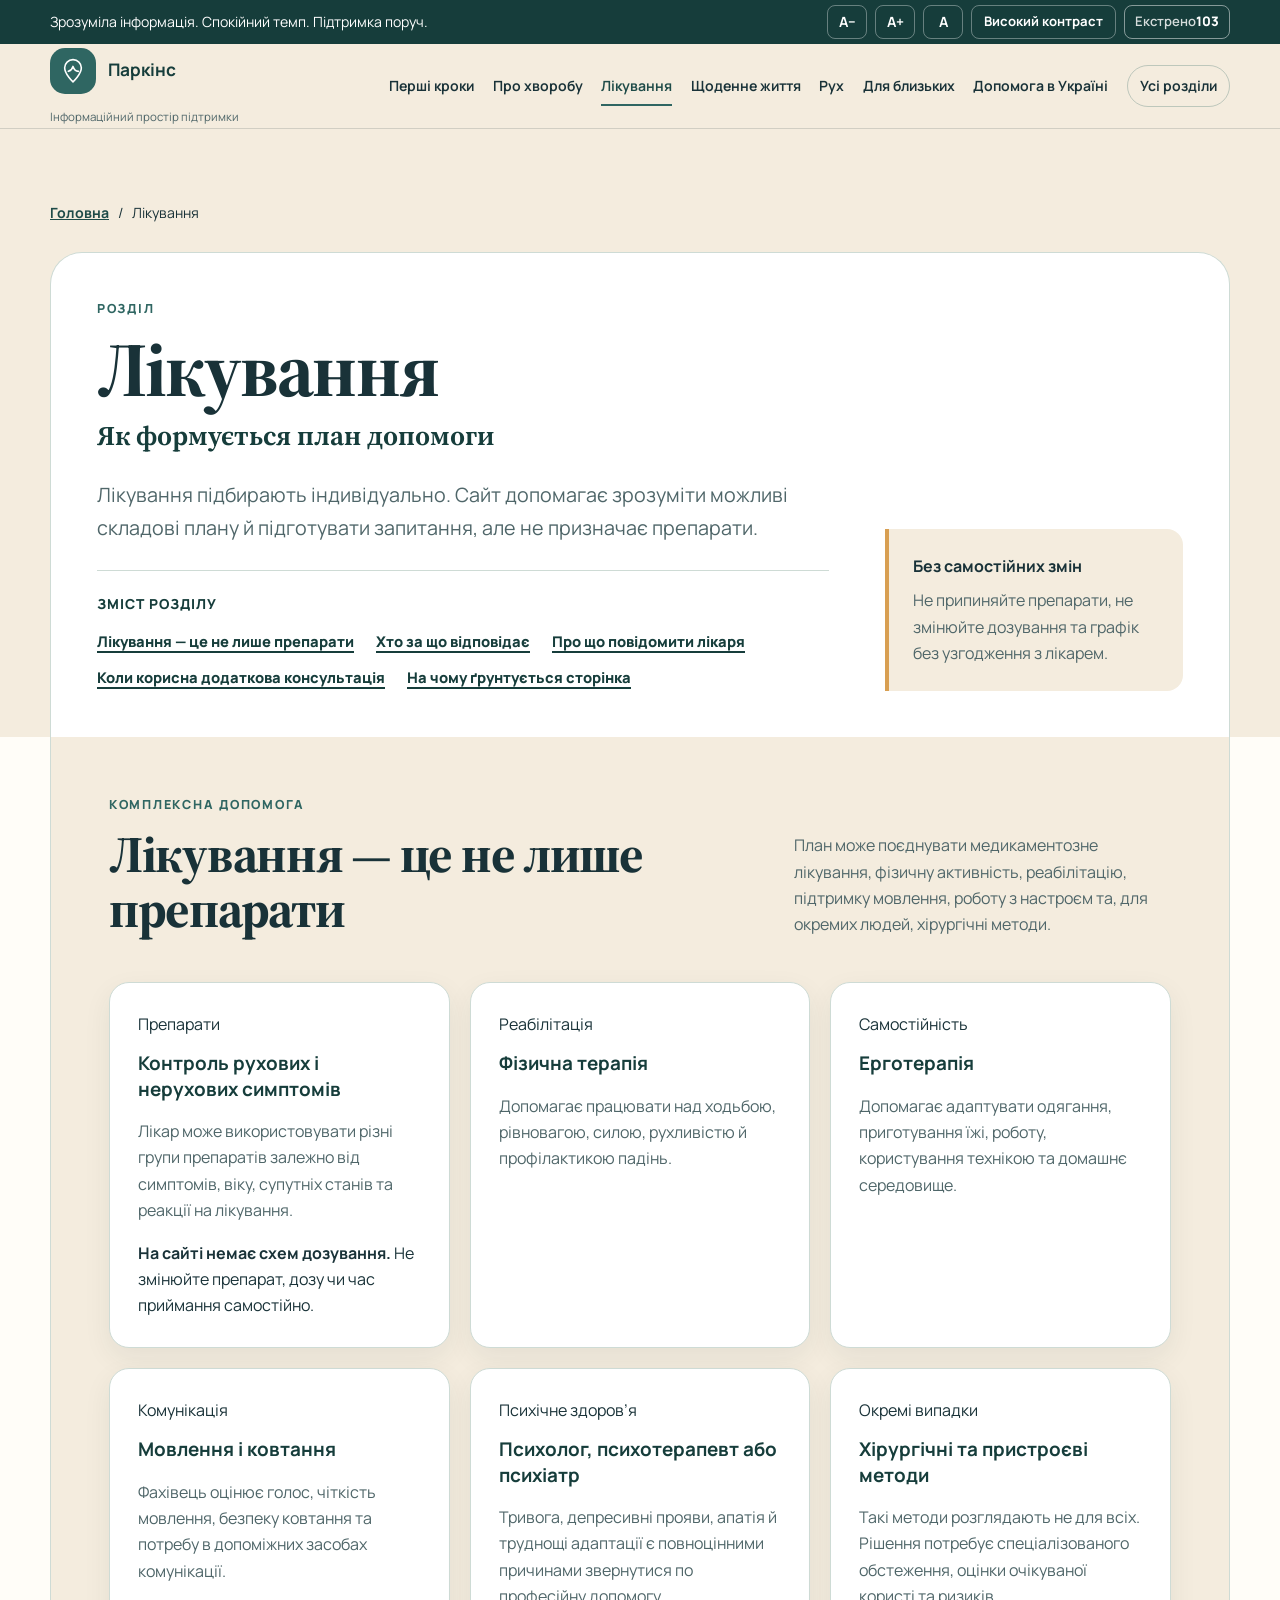
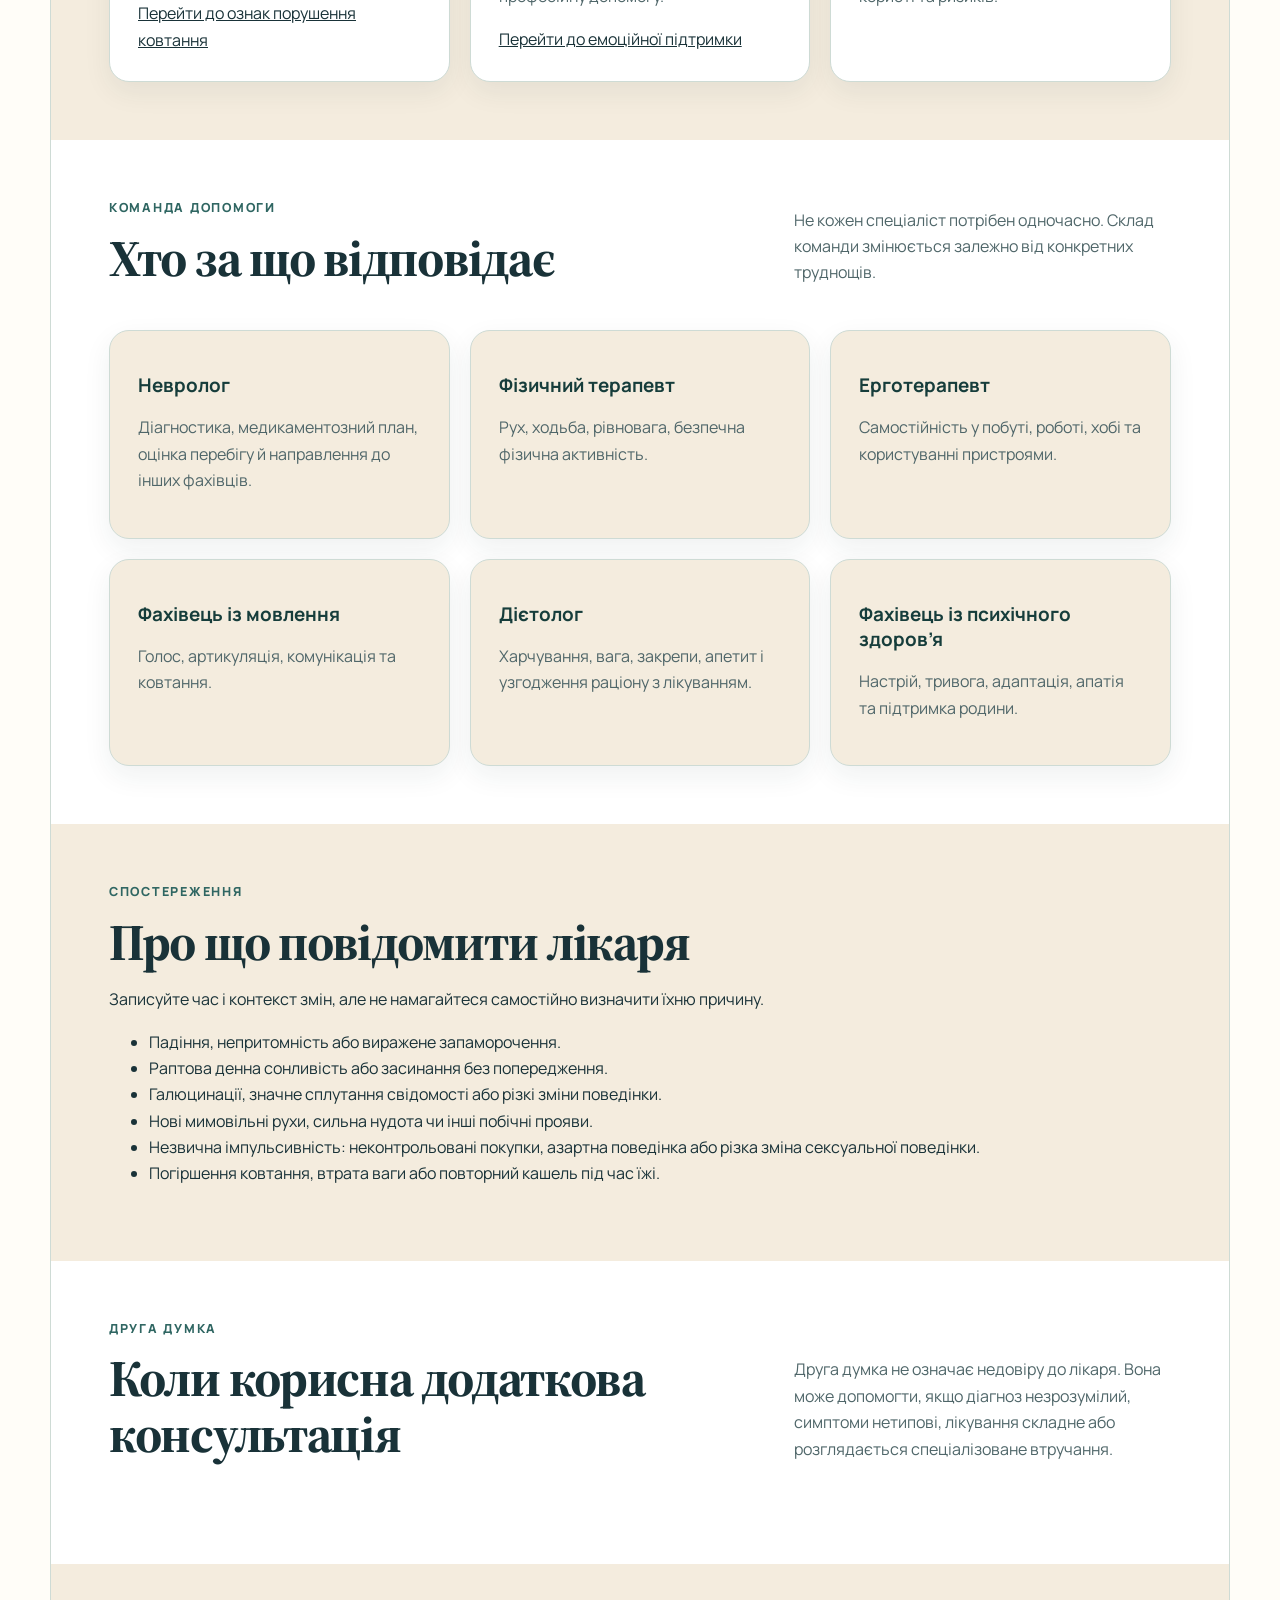
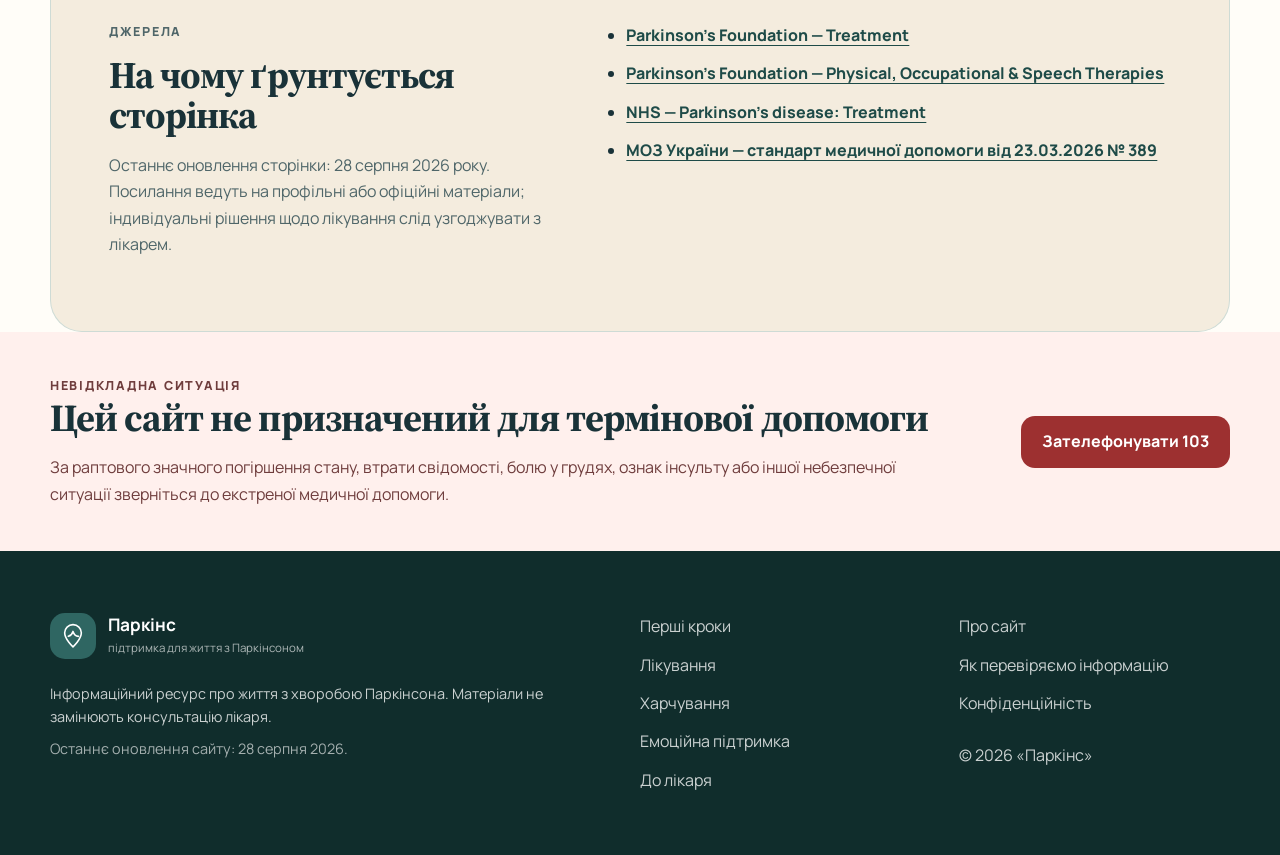
<file: treatment.html>
<!DOCTYPE html>

<html lang="uk"><head><meta charset="utf-8"/><meta content="width=device-width, initial-scale=1.0" name="viewport"/><meta content="Як формується план лікування хвороби Паркінсона: роль препаратів, фізичної терапії, ерготерапії, мовлення, харчування та психічного здоров’я." name="description"/><meta content="#2f6662" name="theme-color"/><title>Лікування — Паркінс</title><link href="https://fonts.googleapis.com" rel="preconnect"/><link crossorigin="" href="https://fonts.gstatic.com" rel="preconnect"/><link href="https://fonts.googleapis.com/css2?family=Manrope:wght@400;500;600;700;800&amp;family=Source+Serif+4:opsz,wght@8..60,600;8..60,700&amp;display=swap" rel="stylesheet"/><link href="styles.css" rel="stylesheet"/></head><body class="inner-page treatment-page"><a class="skip-link" href="#main-content">Перейти до основного вмісту</a><div aria-label="Налаштування доступності" class="utility-bar">
<div class="container utility-bar__inner">
<p>Зрозуміла інформація. Спокійний темп. Підтримка поруч.</p>
<div class="accessibility-controls">
<button aria-label="Зменшити розмір тексту" class="utility-button" data-font-action="decrease" type="button">
          A−
        </button>
<button aria-label="Збільшити розмір тексту" class="utility-button" data-font-action="increase" type="button">
          A+
        </button><button aria-label="Повернути стандартний розмір тексту" class="utility-button" data-font-action="reset" type="button">A</button>
<button aria-pressed="false" class="utility-button utility-button--text" id="contrastToggle" type="button">
          Високий контраст
        </button>
<a aria-label="Екстрена медична допомога 103" class="utility-emergency-link" href="tel:103">103</a></div>
</div>
</div><header class="site-header" id="top">
<div class="container site-header__inner">
<a aria-label="Паркінс, головна сторінка" class="brand" href="index.html"><span aria-hidden="true" class="brand__mark">
<svg role="img" viewbox="0 0 48 48">
<path d="M24 7c7 0 12.5 5.5 12.5 12.3 0 9.8-12.5 21.1-12.5 21.1S11.5 29.1 11.5 19.3C11.5 12.5 17 7 24 7Z"></path>
<path d="M17 24.5c3.6-1 5.8-3.4 7-7.4 1.5 4.8 4.2 7.2 8.2 7.4"></path>
</svg>
</span><strong>Паркінс</strong><small>Інформаційний простір підтримки</small></a>
<button aria-controls="siteNavigation" aria-expanded="false" class="menu-toggle" type="button">
<span class="menu-toggle__label">Меню</span>
<span aria-hidden="true" class="menu-toggle__icon"></span>
</button>
<nav aria-label="Основна навігація" class="site-nav" id="siteNavigation"><a href="first-steps.html">Перші кроки</a><a href="understand.html">Про хворобу</a><a aria-current="page" href="treatment.html">Лікування</a><a href="daily-life.html">Щоденне життя</a><a href="movement.html">Рух</a><a href="relatives.html">Для близьких</a><a href="support-ukraine.html">Допомога в Україні</a><a class="nav-mobile-only" href="nutrition.html">Харчування</a><a class="nav-mobile-only" href="emotional-support.html">Емоційна підтримка</a><a class="nav-mobile-only" href="doctor-visit.html">До лікаря</a><a class="nav-all-sections" href="index.html#site-sections">Усі розділи</a></nav>
</div>
</header><main id="main-content"><section class="page-hero">
<div class="container">
<nav aria-label="Навігаційний шлях" class="breadcrumbs">
<a href="index.html">Головна</a><span aria-hidden="true">/</span><span aria-current="page">Лікування</span>
</nav>
<div class="page-hero__grid">
<div>
<p class="eyebrow">Розділ</p>
<h1>Лікування</h1>
<p class="page-hero__subtitle">Як формується план допомоги</p><p class="page-hero__lead">Лікування підбирають індивідуально. Сайт допомагає зрозуміти можливі складові плану й підготувати запитання, але не призначає препарати.</p><nav aria-label="Зміст розділу" class="page-toc"><p class="page-toc__title">Зміст розділу</p><ol class="page-toc__list"><li><a href="#likuvannia-tse-ne-lyshe-preparaty">Лікування — це не лише препарати</a></li><li><a href="#khto-za-shcho-vidpovidaie">Хто за що відповідає</a></li><li><a href="#pro-shcho-povidomyty-likaria">Про що повідомити лікаря</a></li><li><a href="#koly-korysna-dodatkova-konsultatsiia">Коли корисна додаткова консультація</a></li><li><a href="#na-chomu-gruntuietsia-storinka">На чому ґрунтується сторінка</a></li></ol></nav>
</div>
<aside class="page-hero__aside">
<strong>Без самостійних змін</strong>
<p>Не припиняйте препарати, не змінюйте дозування та графік без узгодження з лікарем.</p>
</aside>
</div>
</div>
</section><section class="section page-rubric page-rubric--beige page-rubric--first" id="likuvannia-tse-ne-lyshe-preparaty">
<div class="container">
<div class="section-heading">
<div><p class="eyebrow">Комплексна допомога</p><h2>Лікування — це не лише препарати</h2></div>
<p>План може поєднувати медикаментозне лікування, фізичну активність, реабілітацію, підтримку мовлення, роботу з настроєм та, для окремих людей, хірургічні методи.</p>
</div>
<div class="info-grid">
<article class="info-card">
<span class="content-label">Препарати</span>
<h3>Контроль рухових і нерухових симптомів</h3>
<p>Лікар може використовувати різні групи препаратів залежно від симптомів, віку, супутніх станів та реакції на лікування.</p>
<div class="warning-box"><strong>На сайті немає схем дозування.</strong> Не змінюйте препарат, дозу чи час приймання самостійно.</div>
</article>
<article class="info-card">
<span class="content-label">Реабілітація</span>
<h3>Фізична терапія</h3>
<p>Допомагає працювати над ходьбою, рівновагою, силою, рухливістю й профілактикою падінь.</p>
</article>
<article class="info-card">
<span class="content-label">Самостійність</span>
<h3>Ерготерапія</h3>
<p>Допомагає адаптувати одягання, приготування їжі, роботу, користування технікою та домашнє середовище.</p>
</article>
<article class="info-card">
<span class="content-label">Комунікація</span>
<h3>Мовлення і ковтання</h3>
<p>Фахівець оцінює голос, чіткість мовлення, безпеку ковтання та потребу в допоміжних засобах комунікації.</p>
<a class="text-link" href="nutrition.html#swallowing">Перейти до ознак порушення ковтання</a>
</article>
<article class="info-card">
<span class="content-label">Психічне здоров’я</span>
<h3>Психолог, психотерапевт або психіатр</h3>
<p>Тривога, депресивні прояви, апатія й труднощі адаптації є повноцінними причинами звернутися по професійну допомогу.</p>
<a class="text-link" href="emotional-support.html">Перейти до емоційної підтримки</a>
</article>
<article class="info-card">
<span class="content-label">Окремі випадки</span>
<h3>Хірургічні та пристроєві методи</h3>
<p>Такі методи розглядають не для всіх. Рішення потребує спеціалізованого обстеження, оцінки очікуваної користі та ризиків.</p>
</article>
</div>
</div>
</section><section class="section page-rubric page-rubric--white" id="khto-za-shcho-vidpovidaie">
<div class="container">
<div class="section-heading">
<div><p class="eyebrow">Команда допомоги</p><h2>Хто за що відповідає</h2></div>
<p>Не кожен спеціаліст потрібен одночасно. Склад команди змінюється залежно від конкретних труднощів.</p>
</div>
<div class="specialist-grid">
<article><h3>Невролог</h3><p>Діагностика, медикаментозний план, оцінка перебігу й направлення до інших фахівців.</p></article>
<article><h3>Фізичний терапевт</h3><p>Рух, ходьба, рівновага, безпечна фізична активність.</p></article>
<article><h3>Ерготерапевт</h3><p>Самостійність у побуті, роботі, хобі та користуванні пристроями.</p></article>
<article><h3>Фахівець із мовлення</h3><p>Голос, артикуляція, комунікація та ковтання.</p></article>
<article><h3>Дієтолог</h3><p>Харчування, вага, закрепи, апетит і узгодження раціону з лікуванням.</p></article>
<article><h3>Фахівець із психічного здоров’я</h3><p>Настрій, тривога, адаптація, апатія та підтримка родини.</p></article>
</div>
</div>
</section><section class="section page-rubric page-rubric--beige" id="pro-shcho-povidomyty-likaria">
<div class="container split-panel">
<div>
<p class="eyebrow">Спостереження</p>
<h2>Про що повідомити лікаря</h2>
<p>Записуйте час і контекст змін, але не намагайтеся самостійно визначити їхню причину.</p>
</div>
<ul class="large-list">
<li>Падіння, непритомність або виражене запаморочення.</li>
<li>Раптова денна сонливість або засинання без попередження.</li>
<li>Галюцинації, значне сплутання свідомості або різкі зміни поведінки.</li>
<li>Нові мимовільні рухи, сильна нудота чи інші побічні прояви.</li>
<li>Незвична імпульсивність: неконтрольовані покупки, азартна поведінка або різка зміна сексуальної поведінки.</li>
<li>Погіршення ковтання, втрата ваги або повторний кашель під час їжі.</li>
</ul>
</div>
</section><section class="section page-rubric page-rubric--white" id="koly-korysna-dodatkova-konsultatsiia">
<div class="container">
<div class="section-heading">
<div><p class="eyebrow">Друга думка</p><h2>Коли корисна додаткова консультація</h2></div>
<p>Друга думка не означає недовіру до лікаря. Вона може допомогти, якщо діагноз незрозумілий, симптоми нетипові, лікування складне або розглядається спеціалізоване втручання.</p>
</div>
</div>
</section><section class="section section--compact page-rubric page-rubric--beige page-rubric--last" id="na-chomu-gruntuietsia-storinka">
<div class="container source-panel">
<div>
<p class="eyebrow">Джерела</p>
<h2>На чому ґрунтується сторінка</h2>
<p>Останнє оновлення сторінки: 28 серпня 2026 року. Посилання ведуть на профільні або офіційні матеріали; індивідуальні рішення щодо лікування слід узгоджувати з лікарем.</p>
</div>
<ul class="source-list"><li><a href="https://www.parkinson.org/living-with-parkinsons/treatment" rel="noopener noreferrer" target="_blank">Parkinson’s Foundation — Treatment</a></li><li><a href="https://www.parkinson.org/living-with-parkinsons/treatment/physical-occupational-speech-therapies" rel="noopener noreferrer" target="_blank">Parkinson’s Foundation — Physical, Occupational &amp; Speech Therapies</a></li><li><a href="https://www.nhs.uk/conditions/parkinsons-disease/treatment/" rel="noopener noreferrer" target="_blank">NHS — Parkinson’s disease: Treatment</a></li><li><a href="https://moz.gov.ua/uk/decrees/nakaz-moz-ukrayini-vid-23-03-2026-389-pro-zatverdzhennya-standartu-medichnoyi-dopomogi-diagnostika-ta-likuvannya-hvorobi-parkinsona" rel="noopener noreferrer" target="_blank">МОЗ України — стандарт медичної допомоги від 23.03.2026 № 389</a></li></ul>
</div>
</section></main><section class="section section--emergency">
<div class="container emergency-panel">
<div>
<p class="eyebrow">Невідкладна ситуація</p>
<h2>Цей сайт не призначений для термінової допомоги</h2>
<p>
            За раптового значного погіршення стану, втрати свідомості,
            болю у грудях, ознак інсульту або іншої небезпечної ситуації
            зверніться до екстреної медичної допомоги.
          </p>
</div>
<a class="button button--danger" href="tel:103">Зателефонувати 103</a>
</div>
</section><footer class="site-footer">
<div class="container site-footer__grid">
<div>
<a aria-label="Паркінс, головна сторінка" class="brand brand--footer" href="index.html">
<span aria-hidden="true" class="brand__mark">
<svg viewbox="0 0 48 48">
<path d="M24 7c7 0 12.5 5.5 12.5 12.3 0 9.8-12.5 21.1-12.5 21.1S11.5 29.1 11.5 19.3C11.5 12.5 17 7 24 7Z"></path>
<path d="M17 24.5c3.6-1 5.8-3.4 7-7.4 1.5 4.8 4.2 7.2 8.2 7.4"></path>
</svg>
</span>
<span>
<strong>Паркінс</strong>
<small>підтримка для життя з Паркінсоном</small>
</span>
</a>
<p class="site-footer__note">Інформаційний ресурс про життя з хворобою Паркінсона. Матеріали не замінюють консультацію лікаря. <span class="footer-updated">Останнє оновлення сайту: 28 серпня 2026.</span></p>
</div>
<nav aria-label="Навігація в підвалі" class="footer-nav"><a href="first-steps.html">Перші кроки</a><a href="treatment.html">Лікування</a><a href="nutrition.html">Харчування</a><a href="emotional-support.html">Емоційна підтримка</a><a href="doctor-visit.html">До лікаря</a></nav>
<div class="footer-meta"><a href="about.html">Про сайт</a><a href="about.html#editorial">Як перевіряємо інформацію</a><a href="about.html#privacy">Конфіденційність</a><p>© <span id="currentYear"></span> «Паркінс»</p></div>
</div>
</footer><script src="script.js"></script></body></html>
</file>
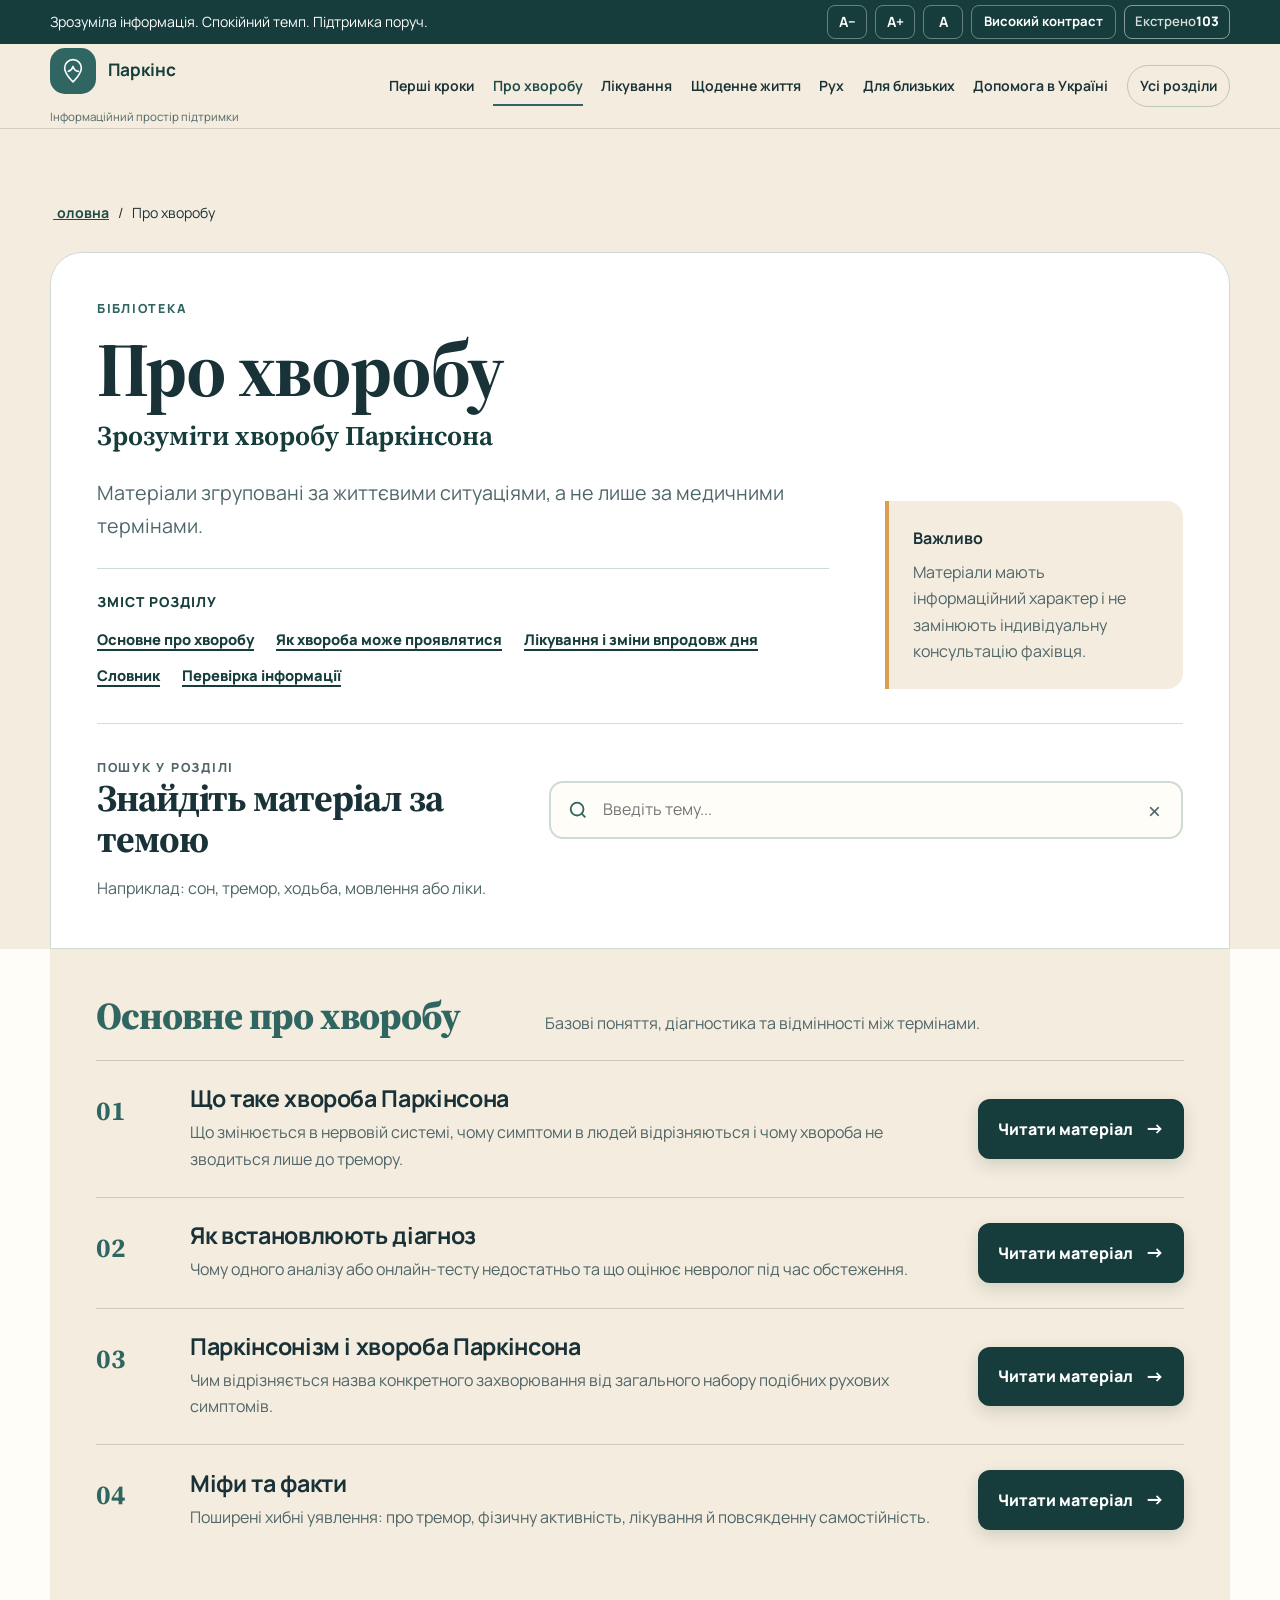
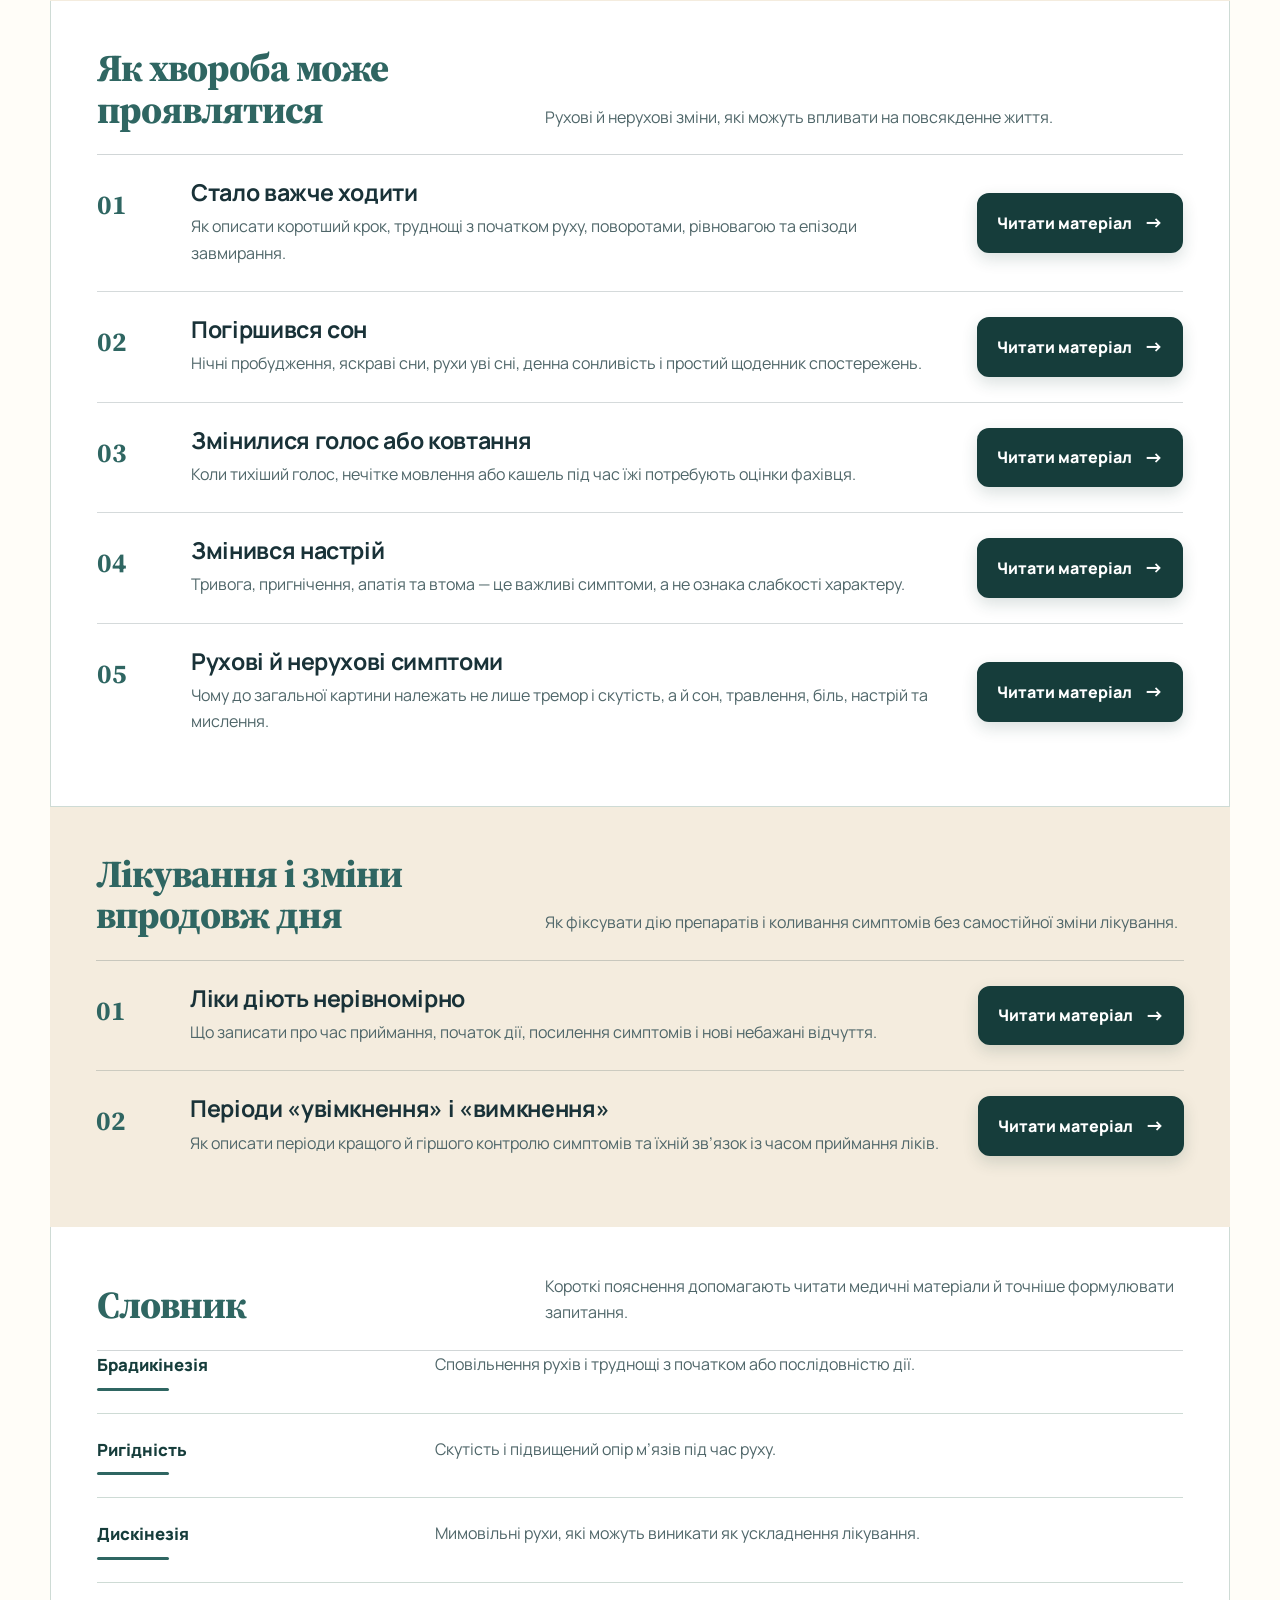
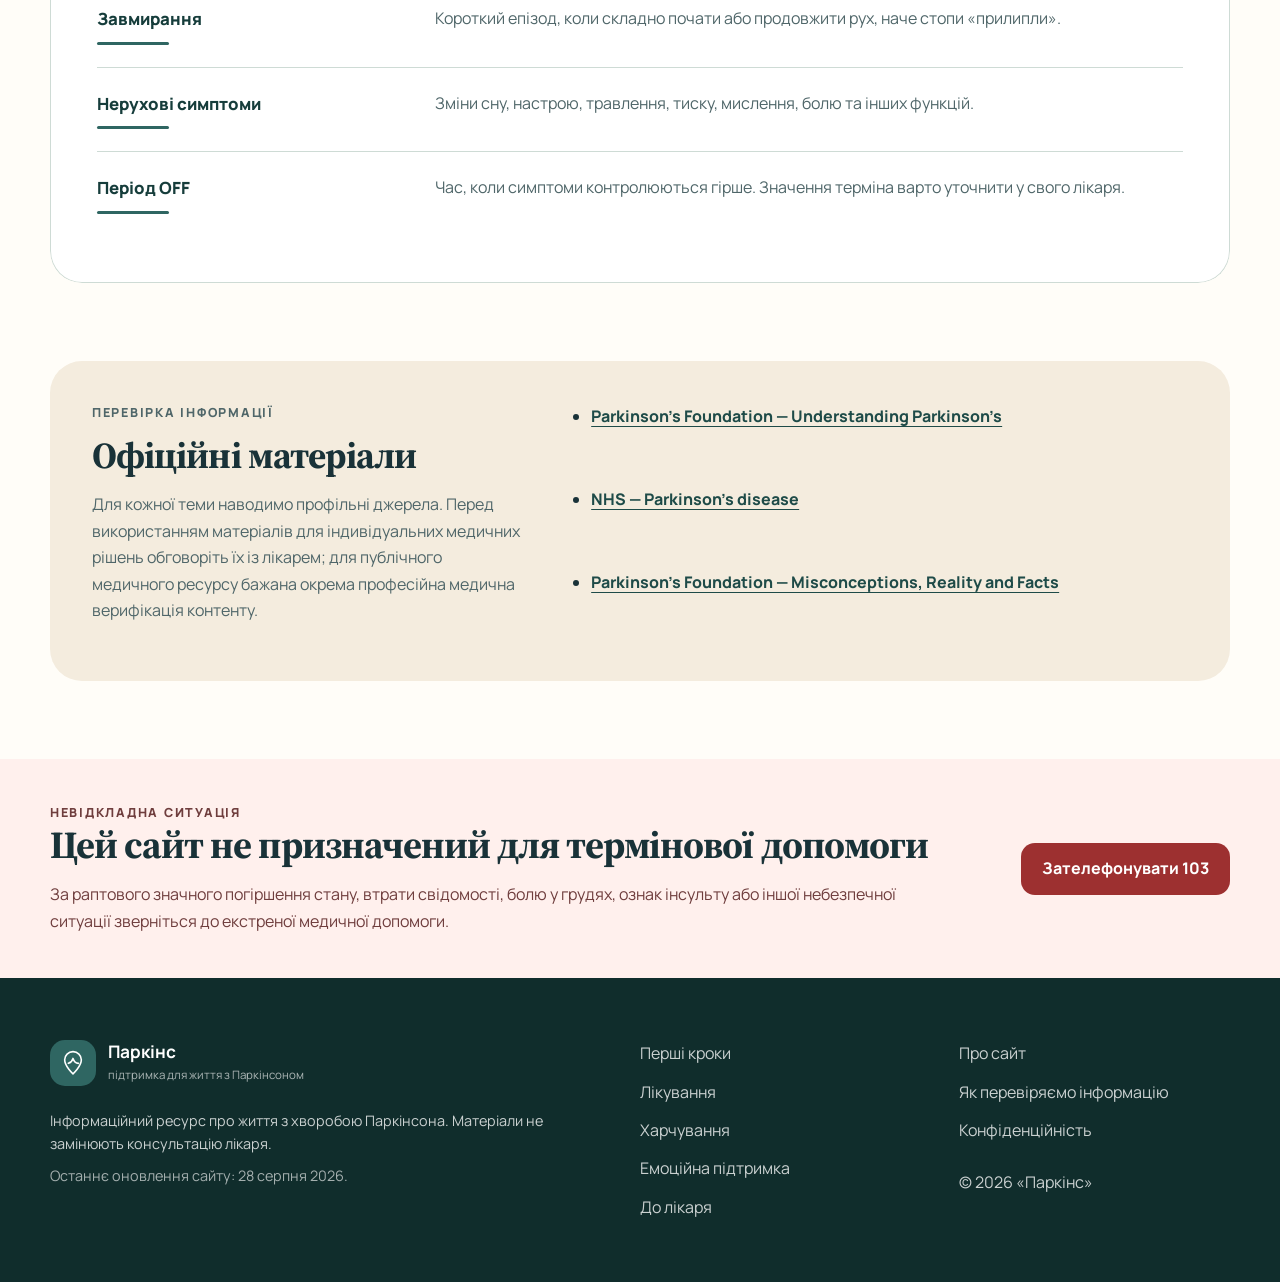
<file: understand.html>
<!DOCTYPE html>

<html lang="uk"><head><meta charset="utf-8"/><meta content="width=device-width, initial-scale=1.0" name="viewport"/><meta content="Зрозумілі пояснення про хворобу Паркінсона: симптоми, діагностика, паркінсонізм, сон, ходьба, настрій, мовлення, ковтання та зміни дії ліків." name="description"/><meta content="#2f6662" name="theme-color"/><title>Про хворобу — Паркінс</title><link href="https://fonts.googleapis.com" rel="preconnect"/><link crossorigin="" href="https://fonts.gstatic.com" rel="preconnect"/><link href="https://fonts.googleapis.com/css2?family=Manrope:wght@400;500;600;700;800&amp;family=Source+Serif+4:opsz,wght@8..60,600;8..60,700&amp;display=swap" rel="stylesheet"/><link href="styles.css" rel="stylesheet"/></head><body class="understand-page inner-page"><a class="skip-link" href="#main-content">Перейти до основного вмісту</a><div aria-label="Налаштування доступності" class="utility-bar">
<div class="container utility-bar__inner">
<p>Зрозуміла інформація. Спокійний темп. Підтримка поруч.</p>
<div class="accessibility-controls">
<button aria-label="Зменшити розмір тексту" class="utility-button" data-font-action="decrease" type="button">
          A−
        </button>
<button aria-label="Збільшити розмір тексту" class="utility-button" data-font-action="increase" type="button">
          A+
        </button><button aria-label="Повернути стандартний розмір тексту" class="utility-button" data-font-action="reset" type="button">A</button>
<button aria-pressed="false" class="utility-button utility-button--text" id="contrastToggle" type="button">
          Високий контраст
        </button>
<a aria-label="Екстрена медична допомога 103" class="utility-emergency-link" href="tel:103">103</a></div>
</div>
</div><header class="site-header" id="top">
<div class="container site-header__inner">
<a aria-label="Паркінс, головна сторінка" class="brand" href="index.html"><span aria-hidden="true" class="brand__mark">
<svg role="img" viewbox="0 0 48 48">
<path d="M24 7c7 0 12.5 5.5 12.5 12.3 0 9.8-12.5 21.1-12.5 21.1S11.5 29.1 11.5 19.3C11.5 12.5 17 7 24 7Z"></path>
<path d="M17 24.5c3.6-1 5.8-3.4 7-7.4 1.5 4.8 4.2 7.2 8.2 7.4"></path>
</svg>
</span><strong>Паркінс</strong><small>Інформаційний простір підтримки</small></a>
<button aria-controls="siteNavigation" aria-expanded="false" class="menu-toggle" type="button">
<span class="menu-toggle__label">Меню</span>
<span aria-hidden="true" class="menu-toggle__icon"></span>
</button>
<nav aria-label="Основна навігація" class="site-nav" id="siteNavigation"><a href="first-steps.html">Перші кроки</a><a aria-current="page" href="understand.html">Про хворобу</a><a href="treatment.html">Лікування</a><a href="daily-life.html">Щоденне життя</a><a href="movement.html">Рух</a><a href="relatives.html">Для близьких</a><a href="support-ukraine.html">Допомога в Україні</a><a class="nav-mobile-only" href="nutrition.html">Харчування</a><a class="nav-mobile-only" href="emotional-support.html">Емоційна підтримка</a><a class="nav-mobile-only" href="doctor-visit.html">До лікаря</a><a class="nav-all-sections" href="index.html#site-sections">Усі розділи</a></nav>
</div>
</header><main id="main-content"><section class="section library-rubric">
<div class="container">
<nav aria-label="Навігаційний шлях" class="breadcrumbs"><a href="index.html">Головна</a><span aria-hidden="true">/</span><span aria-current="page">Про хворобу</span></nav>
<section class="disease-group library-group">
<div class="library-group__top">
<div class="library-group__intro">
<p class="eyebrow">Бібліотека</p>
<h1>Про хворобу</h1>
<p class="library-group__subtitle">Зрозуміти хворобу Паркінсона</p><p class="library-group__lead">Матеріали згруповані за життєвими ситуаціями, а не лише за медичними термінами.</p><nav aria-label="Зміст розділу" class="page-toc"><p class="page-toc__title">Зміст розділу</p><ol class="page-toc__list"><li><a href="#osnovne-pro-khvorobu">Основне про хворобу</a></li><li><a href="#iak-khvoroba-mozhe-proiavliatysia">Як хвороба може проявлятися</a></li><li><a href="#likuvannia-i-zminy-vprodovzh-dnia">Лікування і зміни впродовж дня</a></li><li><a href="#slovnyk">Словник</a></li><li><a href="#perevirka-informatsii">Перевірка інформації</a></li></ol></nav>
</div>
<aside class="page-hero__aside"><strong>Важливо</strong><p>Матеріали мають інформаційний характер і не замінюють індивідуальну консультацію фахівця.</p></aside>
</div>
<div class="library-group__search">
<div>
<p class="eyebrow">Пошук у розділі</p>
<h2>Знайдіть матеріал за темою</h2>
<p>Наприклад: сон, тремор, ходьба, мовлення або ліки.</p>
</div>
<div class="library-group__search-form">
<form class="site-search" id="siteSearch" role="search">
<label class="visually-hidden" for="searchInput">Пошук матеріалів</label>
<div class="site-search__field">
<svg aria-hidden="true" viewbox="0 0 24 24"><circle cx="11" cy="11" r="7"></circle><path d="m20 20-4-4"></path></svg>
<input autocomplete="off" id="searchInput" placeholder="Введіть тему..." type="search"/>
<button aria-label="Очистити пошук" id="searchClear" type="button">×</button>
</div>
</form>
<p aria-live="polite" class="search-status" id="searchStatus"></p>
</div>
</div>
</section>
</div>
</section><section class="section disease-directory" id="understand"><div class="container"><section class="disease-group disease-group--sage" id="osnovne-pro-khvorobu"><header class="disease-group__heading"><p class="eyebrow">Основне про хворобу</p><p>Базові поняття, діагностика та відмінності між термінами.</p></header><div class="disease-list">
<article class="disease-entry searchable" data-search="паркінсон що це діагноз перебіг">
<div aria-hidden="true" class="disease-entry__number">01</div>
<div class="disease-entry__content">
<h2>Що таке хвороба Паркінсона</h2>
<p>Що змінюється в нервовій системі, чому симптоми в людей відрізняються і чому хвороба не зводиться лише до тремору.</p>
</div>
<button class="disease-entry__action modal-trigger" data-modal="modal-parkinson" type="button">
              Читати матеріал
              <span aria-hidden="true">→</span>
</button>
</article>
<article class="disease-entry searchable" data-search="діагностика обстеження невролог аналізи">
<div aria-hidden="true" class="disease-entry__number">02</div>
<div class="disease-entry__content">
<h2>Як встановлюють діагноз</h2>
<p>Чому одного аналізу або онлайн-тесту недостатньо та що оцінює невролог під час обстеження.</p>
</div>
<button class="disease-entry__action modal-trigger" data-modal="modal-diagnosis" type="button">
              Читати матеріал
              <span aria-hidden="true">→</span>
</button>
</article>
<article class="disease-entry searchable" data-search="паркінсонізм відмінність синдром">
<div aria-hidden="true" class="disease-entry__number">03</div>
<div class="disease-entry__content">
<h2>Паркінсонізм і хвороба Паркінсона</h2>
<p>Чим відрізняється назва конкретного захворювання від загального набору подібних рухових симптомів.</p>
</div>
<button class="disease-entry__action modal-trigger" data-modal="modal-parkinsonism" type="button">
              Читати матеріал
              <span aria-hidden="true">→</span>
</button>
</article>
<article class="disease-entry searchable" data-search="міфи факти тремор активність вилікування">
<div aria-hidden="true" class="disease-entry__number">04</div>
<div class="disease-entry__content">
<h2>Міфи та факти</h2>
<p>Поширені хибні уявлення: про тремор, фізичну активність, лікування й повсякденну самостійність.</p>
</div>
<button class="disease-entry__action modal-trigger" data-modal="modal-myths" type="button">
              Читати матеріал
              <span aria-hidden="true">→</span>
</button>
</article>
</div></section><section class="disease-group disease-group--cream" id="iak-khvoroba-mozhe-proiavliatysia"><header class="disease-group__heading"><p class="eyebrow">Як хвороба може проявлятися</p><p>Рухові й нерухові зміни, які можуть впливати на повсякденне життя.</p></header><div class="disease-list">
<article class="disease-entry searchable" data-search="ходьба завмирання рівновага падіння рух">
<div aria-hidden="true" class="disease-entry__number">01</div>
<div class="disease-entry__content">
<h2>Стало важче ходити</h2>
<p>Як описати коротший крок, труднощі з початком руху, поворотами, рівновагою та епізоди завмирання.</p>
</div>
<button class="disease-entry__action modal-trigger" data-modal="modal-walking" type="button">
              Читати матеріал
              <span aria-hidden="true">→</span>
</button>
</article>
<article class="disease-entry searchable" data-search="сон безсоння втома денна сонливість ніч">
<div aria-hidden="true" class="disease-entry__number">02</div>
<div class="disease-entry__content">
<h2>Погіршився сон</h2>
<p>Нічні пробудження, яскраві сни, рухи уві сні, денна сонливість і простий щоденник спостережень.</p>
</div>
<button class="disease-entry__action modal-trigger" data-modal="modal-sleep" type="button">
              Читати матеріал
              <span aria-hidden="true">→</span>
</button>
</article>
<article class="disease-entry searchable" data-search="мовлення голос тихо говорити ковтання кашель">
<div aria-hidden="true" class="disease-entry__number">03</div>
<div class="disease-entry__content">
<h2>Змінилися голос або ковтання</h2>
<p>Коли тихіший голос, нечітке мовлення або кашель під час їжі потребують оцінки фахівця.</p>
</div>
<button class="disease-entry__action modal-trigger" data-modal="modal-speech" type="button">
              Читати матеріал
              <span aria-hidden="true">→</span>
</button>
</article>
<article class="disease-entry searchable" data-search="настрій тривога апатія депресія мотивація втома">
<div aria-hidden="true" class="disease-entry__number">04</div>
<div class="disease-entry__content">
<h2>Змінився настрій</h2>
<p>Тривога, пригнічення, апатія та втома — це важливі симптоми, а не ознака слабкості характеру.</p>
</div>
<button class="disease-entry__action modal-trigger" data-modal="modal-mood" type="button">
              Читати матеріал
              <span aria-hidden="true">→</span>
</button>
</article>
<article class="disease-entry searchable" data-search="рухові нерухові симптоми тремор скутість травлення">
<div aria-hidden="true" class="disease-entry__number">05</div>
<div class="disease-entry__content">
<h2>Рухові й нерухові симптоми</h2>
<p>Чому до загальної картини належать не лише тремор і скутість, а й сон, травлення, біль, настрій та мислення.</p>
</div>
<button class="disease-entry__action modal-trigger" data-modal="modal-symptoms" type="button">
              Читати матеріал
              <span aria-hidden="true">→</span>
</button>
</article>
</div></section><section class="disease-group disease-group--mist" id="likuvannia-i-zminy-vprodovzh-dnia"><header class="disease-group__heading"><p class="eyebrow">Лікування і зміни впродовж дня</p><p>Як фіксувати дію препаратів і коливання симптомів без самостійної зміни лікування.</p></header><div class="disease-list">
<article class="disease-entry searchable" data-search="ліки ефект побічні дія препарати">
<div aria-hidden="true" class="disease-entry__number">01</div>
<div class="disease-entry__content">
<h2>Ліки діють нерівномірно</h2>
<p>Що записати про час приймання, початок дії, посилення симптомів і нові небажані відчуття.</p>
</div>
<button class="disease-entry__action modal-trigger" data-modal="modal-medication" type="button">
              Читати матеріал
              <span aria-hidden="true">→</span>
</button>
</article>
<article class="disease-entry searchable" data-search="on off увімкнення вимкнення періоди">
<div aria-hidden="true" class="disease-entry__number">02</div>
<div class="disease-entry__content">
<h2>Періоди «увімкнення» і «вимкнення»</h2>
<p>Як описати періоди кращого й гіршого контролю симптомів та їхній зв’язок із часом приймання ліків.</p>
</div>
<button class="disease-entry__action modal-trigger" data-modal="modal-on-off" type="button">
              Читати матеріал
              <span aria-hidden="true">→</span>
</button>
</article>
</div></section><section class="disease-group glossary-group" id="slovnyk">
<header class="disease-group__heading">
<p class="eyebrow">Словник</p>
<p>Короткі пояснення допомагають читати медичні матеріали й точніше формулювати запитання.</p>
</header>
<dl class="glossary-list glossary-list--rubric"><div class="glossary-entry"><dt>Брадикінезія</dt><dd>Сповільнення рухів і труднощі з початком або послідовністю дії.</dd></div><div class="glossary-entry"><dt>Ригідність</dt><dd>Скутість і підвищений опір м’язів під час руху.</dd></div><div class="glossary-entry"><dt>Дискінезія</dt><dd>Мимовільні рухи, які можуть виникати як ускладнення лікування.</dd></div><div class="glossary-entry"><dt>Завмирання</dt><dd>Короткий епізод, коли складно почати або продовжити рух, наче стопи «прилипли».</dd></div><div class="glossary-entry"><dt>Нерухові симптоми</dt><dd>Зміни сну, настрою, травлення, тиску, мислення, болю та інших функцій.</dd></div><div class="glossary-entry"><dt>Період OFF</dt><dd>Час, коли симптоми контролюються гірше. Значення терміна варто уточнити у свого лікаря.</dd></div></dl>
</section></div></section><section class="section section--compact understand-sources" id="perevirka-informatsii">
<div class="container flat-source-band">
<div>
<p class="eyebrow">Перевірка інформації</p>
<h2>Офіційні матеріали</h2>
<p>Для кожної теми наводимо профільні джерела. Перед використанням матеріалів для індивідуальних медичних рішень обговоріть їх із лікарем; для публічного медичного ресурсу бажана окрема професійна медична верифікація контенту.</p>
</div>
<ul>
<li><a href="https://www.parkinson.org/understanding-parkinsons" rel="noopener noreferrer" target="_blank">Parkinson’s Foundation — Understanding Parkinson’s</a></li>
<li><a href="https://www.nhs.uk/conditions/parkinsons-disease/" rel="noopener noreferrer" target="_blank">NHS — Parkinson’s disease</a></li>
<li><a href="https://www.parkinson.org/library/fact-sheets/misconceptions" rel="noopener noreferrer" target="_blank">Parkinson’s Foundation — Misconceptions, Reality and Facts</a></li>
</ul>
</div>
</section></main><section class="section section--emergency">
<div class="container emergency-panel">
<div>
<p class="eyebrow">Невідкладна ситуація</p>
<h2>Цей сайт не призначений для термінової допомоги</h2>
<p>
            За раптового значного погіршення стану, втрати свідомості,
            болю у грудях, ознак інсульту або іншої небезпечної ситуації
            зверніться до екстреної медичної допомоги.
          </p>
</div>
<a class="button button--danger" href="tel:103">Зателефонувати 103</a>
</div>
</section><div aria-labelledby="modal-parkinson-title" aria-modal="true" class="modal" hidden="" id="modal-parkinson" role="dialog">
<div class="modal__backdrop" data-modal-close=""></div>
<div class="modal__dialog modal__dialog--article" role="document">
<button aria-label="Закрити" class="modal__close" data-modal-close="" type="button">×</button>
<p class="eyebrow">Медична інформація</p>
<h2 id="modal-parkinson-title">Що таке хвороба Паркінсона</h2>
<div class="modal__article-body">
<p>Хвороба Паркінсона — це неврологічне захворювання, яке поступово впливає на системи мозку, пов’язані з рухом та іншими функціями організму.</p>
<p>Вона може проявлятися сповільненням рухів, скутістю, тремором або порушенням рівноваги. Також можливі зміни сну, настрою, травлення, мовлення, мислення та артеріального тиску.</p>
<div class="info-box"><strong>Важливо:</strong> набір симптомів і темп змін індивідуальні. Не всі люди мають однакові прояви.</div>
</div>
</div>
</div><div aria-labelledby="modal-diagnosis-title" aria-modal="true" class="modal" hidden="" id="modal-diagnosis" role="dialog">
<div class="modal__backdrop" data-modal-close=""></div>
<div class="modal__dialog modal__dialog--article" role="document">
<button aria-label="Закрити" class="modal__close" data-modal-close="" type="button">×</button>
<p class="eyebrow">Діагностика</p>
<h2 id="modal-diagnosis-title">Як встановлюють діагноз</h2>
<div class="modal__article-body">
<p>Діагноз зазвичай ґрунтується на історії симптомів, неврологічному огляді, оцінці рухів і реакції на лікування. Єдиного лабораторного тесту, який самостійно підтверджує хворобу Паркінсона, немає.</p>
<p>Додаткові обстеження можуть бути потрібні, щоб виключити інші причини симптомів. Їхній перелік визначає лікар з урахуванням конкретної ситуації.</p>
<ul><li>Підготуйте перелік симптомів і час їх появи.</li><li>Візьміть список усіх препаратів.</li><li>Згадайте падіння, зміни сну, настрою та мислення.</li></ul>
</div>
</div>
</div><div aria-labelledby="modal-parkinsonism-title" aria-modal="true" class="modal" hidden="" id="modal-parkinsonism" role="dialog">
<div class="modal__backdrop" data-modal-close=""></div>
<div class="modal__dialog modal__dialog--article" role="document">
<button aria-label="Закрити" class="modal__close" data-modal-close="" type="button">×</button>
<p class="eyebrow">Терміни</p>
<h2 id="modal-parkinsonism-title">Паркінсонізм і хвороба Паркінсона</h2>
<div class="modal__article-body">
<p><strong>Паркінсонізм</strong> — це назва набору симптомів, до якого можуть входити сповільнення рухів, скутість, тремор і порушення рівноваги.</p>
<p><strong>Хвороба Паркінсона</strong> є однією з можливих причин паркінсонізму. Подібні прояви можуть виникати й за інших неврологічних станів або під впливом окремих препаратів.</p>
<div class="info-box">Точне розрізнення проводить невролог. Не варто визначати тип захворювання лише за окремим симптомом.</div>
</div>
</div>
</div><div aria-labelledby="modal-myths-title" aria-modal="true" class="modal" hidden="" id="modal-myths" role="dialog">
<div class="modal__backdrop" data-modal-close=""></div>
<div class="modal__dialog modal__dialog--article" role="document">
<button aria-label="Закрити" class="modal__close" data-modal-close="" type="button">×</button>
<p class="eyebrow">Міфи та факти</p>
<h2 id="modal-myths-title">Міфи та факти</h2>
<div class="modal__article-body">
<dl class="modal-facts">
<div><dt>Міф: тремор є в усіх.</dt><dd>Ні. У частини людей він може бути незначним або не бути головним симптомом.</dd></div>
<div><dt>Міф: після діагнозу потрібно уникати руху.</dt><dd>Посильна фізична активність зазвичай є важливою частиною допомоги, але її потрібно підбирати безпечно.</dd></div>
<div><dt>Міф: кожне погіршення означає швидке прогресування.</dt><dd>На самопочуття можуть впливати сон, стрес, інфекція, час приймання ліків та інші чинники.</dd></div>
<div><dt>Міф: допомога означає повну втрату самостійності.</dt><dd>Правильно підібрана підтримка може, навпаки, допомогти довше залишатися самостійним.</dd></div>
</dl>
</div>
</div>
</div><div aria-labelledby="modal-walking-title" aria-modal="true" class="modal" hidden="" id="modal-walking" role="dialog">
<div class="modal__backdrop" data-modal-close=""></div>
<div class="modal__dialog modal__dialog--article" role="document">
<button aria-label="Закрити" class="modal__close" data-modal-close="" type="button">×</button>
<p class="eyebrow">Ходьба і рівновага</p>
<h2 id="modal-walking-title">Стало важче ходити</h2>
<div class="modal__article-body">
<p>Зміни ходи можуть проявлятися коротшими кроками, зменшенням рухів рук, труднощами під час повороту або відчуттям, наче стопи ненадовго «прилипли» до підлоги.</p>
<h3>Що варто записати</h3>
<ul><li>Де виникає складність: біля дверей, у вузькому проході, під час старту чи повороту.</li><li>Чи були падіння або майже падіння.</li><li>У який час дня ходити легше або складніше.</li><li>Чи пов’язано це з часом приймання препаратів.</li></ul>
<p>Обговоріть зміни з лікарем або фізичним терапевтом. Не тягніть людину силою під час завмирання.</p>
</div>
</div>
</div><div aria-labelledby="modal-sleep-title" aria-modal="true" class="modal" hidden="" id="modal-sleep" role="dialog">
<div class="modal__backdrop" data-modal-close=""></div>
<div class="modal__dialog modal__dialog--article" role="document">
<button aria-label="Закрити" class="modal__close" data-modal-close="" type="button">×</button>
<p class="eyebrow">Сон</p>
<h2 id="modal-sleep-title">Погіршився сон</h2>
<div class="modal__article-body">
<p>Проблеми зі сном можуть включати труднощі із засинанням, часті пробудження, незвичні активні рухи уві сні або виражену сонливість удень.</p>
<h3>Що записувати</h3>
<ul><li>Час засинання і пробудження.</li><li>Кількість нічних пробуджень.</li><li>Денну сонливість або раптове засинання.</li><li>Розповіді близьких про крики, розмови чи активні рухи уві сні.</li></ul>
<div class="info-box">За раптового засинання не керуйте автомобілем і не працюйте з небезпечними механізмами. Повідомте лікаря.</div>
</div>
</div>
</div><div aria-labelledby="modal-speech-title" aria-modal="true" class="modal" hidden="" id="modal-speech" role="dialog">
<div class="modal__backdrop" data-modal-close=""></div>
<div class="modal__dialog modal__dialog--article" role="document">
<button aria-label="Закрити" class="modal__close" data-modal-close="" type="button">×</button>
<p class="eyebrow">Мовлення і ковтання</p>
<h2 id="modal-speech-title">Змінилися голос або ковтання</h2>
<div class="modal__article-body">
<p>Голос може стати тихішим, монотонним або менш чітким. Людині може бути складніше підтримувати достатню гучність у довгій розмові.</p>
<h3>Ознаки проблем із ковтанням</h3>
<ul><li>Кашель або покашлювання під час їжі чи пиття.</li><li>«Вологе» звучання голосу після ковтка.</li><li>Їжа залишається в роті.</li><li>Прийом їжі став значно довшим або зменшилася вага.</li></ul>
<p>Такі зміни потрібно обговорити з лікарем і фахівцем із мовлення та ковтання. Не змінюйте консистенцію їжі навмання.</p>
</div>
</div>
</div><div aria-labelledby="modal-mood-title" aria-modal="true" class="modal" hidden="" id="modal-mood" role="dialog">
<div class="modal__backdrop" data-modal-close=""></div>
<div class="modal__dialog modal__dialog--article" role="document">
<button aria-label="Закрити" class="modal__close" data-modal-close="" type="button">×</button>
<p class="eyebrow">Емоційний стан</p>
<h2 id="modal-mood-title">Змінився настрій</h2>
<div class="modal__article-body">
<p>Тривога, депресивні прояви, апатія та втома можуть бути пов’язані як із реакцією на діагноз, так і з перебігом захворювання.</p>
<ul><li><strong>Тривога:</strong> постійне напруження, страх або уникання справ.</li><li><strong>Апатія:</strong> складно почати дію навіть без вираженого смутку.</li><li><strong>Депресивні прояви:</strong> тривале пригнічення, безнадія або втрата задоволення.</li></ul>
<p>Запишіть, коли зміни почалися й як впливають на сон, харчування та повсякденні справи. За думок про самопошкодження потрібна негайна допомога.</p>
</div>
</div>
</div><div aria-labelledby="modal-symptoms-title" aria-modal="true" class="modal" hidden="" id="modal-symptoms" role="dialog">
<div class="modal__backdrop" data-modal-close=""></div>
<div class="modal__dialog modal__dialog--article" role="document">
<button aria-label="Закрити" class="modal__close" data-modal-close="" type="button">×</button>
<p class="eyebrow">Симптоми</p>
<h2 id="modal-symptoms-title">Рухові й нерухові симптоми</h2>
<div class="modal__article-body">
<div class="modal-columns">
<div><h3>Рухові</h3><ul><li>Сповільнення рухів.</li><li>Скутість.</li><li>Тремор.</li><li>Зміни ходи, постави й рівноваги.</li><li>Мимовільні рухи, пов’язані з лікуванням.</li></ul></div>
<div><h3>Нерухові</h3><ul><li>Порушення сну.</li><li>Тривога, апатія або пригнічення.</li><li>Закрепи та інші зміни травлення.</li><li>Запаморочення, біль, втома.</li><li>Зміни пам’яті, уваги або мислення.</li></ul></div>
</div>
<p>Не всі симптоми обов’язково пов’язані з Паркінсоном. Нові або різкі зміни потрібно оцінювати окремо.</p>
</div>
</div>
</div><div aria-labelledby="modal-medication-title" aria-modal="true" class="modal" hidden="" id="modal-medication" role="dialog">
<div class="modal__backdrop" data-modal-close=""></div>
<div class="modal__dialog modal__dialog--article" role="document">
<button aria-label="Закрити" class="modal__close" data-modal-close="" type="button">×</button>
<p class="eyebrow">Лікування</p>
<h2 id="modal-medication-title">Ліки діють нерівномірно</h2>
<div class="modal__article-body">
<p>Дія препаратів може змінюватися протягом дня. Для лікаря корисний не загальний висновок «не допомагає», а конкретний часовий опис.</p>
<ul><li>Назва й точний час приймання препарату.</li><li>Коли відчули початок дії.</li><li>Які симптоми полегшилися або повернулися.</li><li>Чи з’явилися нудота, сонливість, запаморочення, мимовільні рухи або зміни поведінки.</li></ul>
<div class="info-box"><strong>Не змінюйте дозу чи графік самостійно.</strong> Використайте нотатки під час консультації.</div>
</div>
</div>
</div><div aria-labelledby="modal-on-off-title" aria-modal="true" class="modal" hidden="" id="modal-on-off" role="dialog">
<div class="modal__backdrop" data-modal-close=""></div>
<div class="modal__dialog modal__dialog--article" role="document">
<button aria-label="Закрити" class="modal__close" data-modal-close="" type="button">×</button>
<p class="eyebrow">Періоди ON/OFF</p>
<h2 id="modal-on-off-title">Періоди «увімкнення» і «вимкнення»</h2>
<div class="modal__article-body">
<p><strong>Період ON</strong> зазвичай означає час, коли призначене лікування краще контролює рухові симптоми. <strong>Період OFF</strong> — коли симптоми повертаються або посилюються.</p>
<p>У різних людей ці періоди можуть проявлятися по-різному. Важливо записувати не лише рухові зміни, а й тривогу, біль, втому або інші відчуття.</p>
<h3>Корисний запис</h3>
<p>Час приймання → час початку полегшення → тривалість кращого стану → час і характер погіршення.</p>
</div>
</div>
</div><footer class="site-footer">
<div class="container site-footer__grid">
<div>
<a aria-label="Паркінс, головна сторінка" class="brand brand--footer" href="index.html">
<span aria-hidden="true" class="brand__mark">
<svg viewbox="0 0 48 48">
<path d="M24 7c7 0 12.5 5.5 12.5 12.3 0 9.8-12.5 21.1-12.5 21.1S11.5 29.1 11.5 19.3C11.5 12.5 17 7 24 7Z"></path>
<path d="M17 24.5c3.6-1 5.8-3.4 7-7.4 1.5 4.8 4.2 7.2 8.2 7.4"></path>
</svg>
</span>
<span>
<strong>Паркінс</strong>
<small>підтримка для життя з Паркінсоном</small>
</span>
</a>
<p class="site-footer__note">Інформаційний ресурс про життя з хворобою Паркінсона. Матеріали не замінюють консультацію лікаря. <span class="footer-updated">Останнє оновлення сайту: 28 серпня 2026.</span></p>
</div>
<nav aria-label="Навігація в підвалі" class="footer-nav"><a href="first-steps.html">Перші кроки</a><a href="treatment.html">Лікування</a><a href="nutrition.html">Харчування</a><a href="emotional-support.html">Емоційна підтримка</a><a href="doctor-visit.html">До лікаря</a></nav>
<div class="footer-meta"><a href="about.html">Про сайт</a><a href="about.html#editorial">Як перевіряємо інформацію</a><a href="about.html#privacy">Конфіденційність</a><p>© <span id="currentYear"></span> «Паркінс»</p></div>
</div>
</footer><script src="script.js"></script></body></html>
</file>
<file: styles.css>
/* ==========================================================================
   Паркінс — стилі першої версії
   ========================================================================== */

:root {
  --font-scale: 1;
  --font-sans: "Manrope", system-ui, -apple-system, BlinkMacSystemFont, "Segoe UI", sans-serif;
  --font-serif: "Source Serif 4", Georgia, serif;

  --ink: #193238;
  --ink-soft: #4f6669;
  --surface: #fffdf8;
  --surface-soft: #f3f7f3;
  --surface-muted: #e5efe9;
  --brand: #2f6662;
  --brand-dark: #1e4b48;
  --brand-deep: #163d3b;
  --brand-light: #dcebe5;
  --accent: #d89f52;
  --danger: #9d3030;
  --danger-soft: #fff0ed;
  --white: #ffffff;
  --border: #cedbd5;
  --shadow: 0 18px 45px rgba(25, 50, 56, 0.10);
  --shadow-soft: 0 10px 28px rgba(25, 50, 56, 0.07);
  --radius-sm: 12px;
  --radius-md: 20px;
  --radius-lg: 32px;
  --container: 1180px;
  --transition: 180ms ease;
}

html {
  scroll-behavior: smooth;
  scroll-padding-top: 112px;
  font-size: calc(16px * var(--font-scale));
}

*,
*::before,
*::after {
  box-sizing: border-box;
}

body {
  margin: 0;
  min-width: 320px;
  color: var(--ink);
  background: var(--surface);
  font-family: var(--font-sans);
  line-height: 1.65;
  text-rendering: optimizeLegibility;
}

body.is-modal-open {
  overflow: hidden;
}

a {
  color: inherit;
}

button,
input {
  font: inherit;
}

button,
a {
  -webkit-tap-highlight-color: transparent;
}

img,
svg {
  display: block;
  max-width: 100%;
}

button:focus-visible,
a:focus-visible,
input:focus-visible {
  outline: 4px solid rgba(216, 159, 82, 0.55);
  outline-offset: 3px;
}

.container {
  width: min(calc(100% - 40px), var(--container));
  margin-inline: auto;
}

.skip-link {
  position: fixed;
  z-index: 9999;
  top: 12px;
  left: 12px;
  transform: translateY(-180%);
  padding: 12px 18px;
  border-radius: 10px;
  color: var(--white);
  background: var(--brand-deep);
  font-weight: 700;
  transition: transform var(--transition);
}

.skip-link:focus {
  transform: translateY(0);
}

.visually-hidden {
  position: absolute !important;
  width: 1px !important;
  height: 1px !important;
  padding: 0 !important;
  margin: -1px !important;
  overflow: hidden !important;
  clip: rect(0, 0, 0, 0) !important;
  white-space: nowrap !important;
  border: 0 !important;
}

.utility-bar {
  color: var(--white);
  background: var(--brand-deep);
  font-size: 0.88rem;
}

.utility-bar__inner {
  min-height: 44px;
  display: flex;
  align-items: center;
  justify-content: space-between;
  gap: 24px;
}

.utility-bar p {
  margin: 0;
}

.accessibility-controls {
  display: flex;
  align-items: center;
  gap: 8px;
}

.utility-button {
  min-width: 40px;
  min-height: 34px;
  border: 1px solid rgba(255, 255, 255, 0.35);
  border-radius: 8px;
  color: var(--white);
  background: transparent;
  cursor: pointer;
  font-weight: 700;
}

.utility-button:hover {
  background: rgba(255, 255, 255, 0.12);
}

.utility-button--text {
  padding-inline: 12px;
  font-size: 0.82rem;
}

.site-header {
  position: sticky;
  z-index: 1000;
  top: 0;
  border-bottom: 1px solid rgba(206, 219, 213, 0.8);
  background: rgba(255, 253, 248, 0.96);
  backdrop-filter: blur(14px);
}

.site-header__inner {
  min-height: 84px;
  display: flex;
  align-items: center;
  justify-content: space-between;
  gap: 32px;
}

.brand {
  display: inline-flex;
  align-items: center;
  gap: 12px;
  color: var(--brand-deep);
  text-decoration: none;
}

.brand__mark {
  width: 46px;
  height: 46px;
  flex: 0 0 auto;
  display: grid;
  place-items: center;
  border-radius: 15px;
  color: var(--white);
  background: var(--brand);
}

.brand__mark svg {
  width: 32px;
  height: 32px;
  fill: none;
  stroke: currentColor;
  stroke-width: 2.4;
  stroke-linecap: round;
  stroke-linejoin: round;
}

.brand strong,
.brand small {
  display: block;
}

.brand strong {
  font-size: 1.08rem;
  line-height: 1.2;
}

.brand small {
  margin-top: 2px;
  color: var(--ink-soft);
  font-size: 0.72rem;
}

.site-nav {
  display: flex;
  align-items: center;
  gap: clamp(16px, 2.2vw, 30px);
}

.site-nav a {
  position: relative;
  color: var(--ink);
  text-decoration: none;
  font-size: 0.92rem;
  font-weight: 650;
}

.site-nav a::after {
  content: "";
  position: absolute;
  right: 0;
  bottom: -8px;
  left: 0;
  height: 2px;
  transform: scaleX(0);
  background: var(--brand);
  transition: transform var(--transition);
}

.site-nav a:hover::after {
  transform: scaleX(1);
}

.menu-toggle {
  display: none;
  min-width: 54px;
  min-height: 48px;
  border: 1px solid var(--border);
  border-radius: var(--radius-sm);
  color: var(--ink);
  background: var(--white);
  cursor: pointer;
}

.menu-toggle__label {
  font-weight: 700;
}

.menu-toggle__icon {
  position: relative;
  width: 22px;
  height: 2px;
  margin-left: 10px;
  background: currentColor;
}

.menu-toggle__icon::before,
.menu-toggle__icon::after {
  content: "";
  position: absolute;
  left: 0;
  width: 22px;
  height: 2px;
  background: currentColor;
}

.menu-toggle__icon::before {
  top: -7px;
}

.menu-toggle__icon::after {
  top: 7px;
}

.hero {
  --hero-image-opacity: 0.4;
  --hero-bg-position: right center;
  --hero-overlay-top: rgba(255, 253, 248, 0.46);
  --hero-overlay-mid: rgba(255, 252, 247, 0.28);
  --hero-overlay-bottom: rgba(245, 241, 232, 0.40);
  --hero-overlay-glow: rgba(255, 255, 255, 0.16);
  position: relative;
  isolation: isolate;
  overflow: hidden;
  padding: clamp(76px, 9vw, 126px) 0;
  background: linear-gradient(135deg, #fffdf8 0%, #f6f2e8 55%, #eef5ef 100%);
}

.hero::before,
.hero::after {
  content: "";
  position: absolute;
  inset: 0;
  pointer-events: none;
}

.hero::before {
  z-index: 0;
  background: url("assets/hero-support.jpg") var(--hero-bg-position) / contain no-repeat;
  opacity: var(--hero-image-opacity);
  transform: scale(1.02);
}

.hero::after {
  z-index: 0;
  background:
    linear-gradient(180deg, var(--hero-overlay-top) 0%, var(--hero-overlay-mid) 42%, var(--hero-overlay-bottom) 100%),
    radial-gradient(circle at 70% 28%, var(--hero-overlay-glow), transparent 30%);
}

.hero__decor {
  position: absolute;
  z-index: 1;
  border: 1px solid rgba(47, 102, 98, 0.15);
  border-radius: 50%;
  pointer-events: none;
}

.hero__decor--one {
  top: -180px;
  right: -120px;
  width: 460px;
  height: 460px;
}

.hero__decor--two {
  right: 18%;
  bottom: -110px;
  width: 230px;
  height: 230px;
}

.hero__grid {
  position: relative;
  z-index: 2;
  display: grid;
  grid-template-columns: minmax(0, 1.35fr) minmax(330px, 0.65fr);
  gap: clamp(42px, 7vw, 92px);
  align-items: center;
}

.eyebrow {
  margin: 0 0 12px;
  color: var(--brand);
  font-size: 0.78rem;
  font-weight: 800;
  letter-spacing: 0.14em;
  text-transform: uppercase;
}

h1,
h2,
h3,
p {
  overflow-wrap: break-word;
}

h1,
h2 {
  font-family: var(--font-serif);
  letter-spacing: -0.025em;
}

h1 {
  max-width: 820px;
  margin: 0;
  font-size: clamp(2.75rem, 6vw, 5.4rem);
  line-height: 0.98;
}

h2 {
  margin: 0;
  font-size: clamp(2rem, 4vw, 3.35rem);
  line-height: 1.08;
}

h3 {
  margin: 0;
  font-size: 1.18rem;
  line-height: 1.35;
}

.hero__lead {
  max-width: 720px;
  margin: 28px 0 0;
  color: var(--ink-soft);
  font-size: clamp(1.05rem, 2vw, 1.24rem);
}

.hero__actions {
  display: flex;
  flex-wrap: wrap;
  gap: 14px;
  margin-top: 34px;
}

.button {
  min-height: 52px;
  display: inline-flex;
  align-items: center;
  justify-content: center;
  padding: 12px 20px;
  border: 1px solid transparent;
  border-radius: 14px;
  text-decoration: none;
  cursor: pointer;
  font-weight: 750;
  line-height: 1.2;
  transition:
    transform var(--transition),
    background var(--transition),
    border-color var(--transition);
}

.button:hover {
  transform: translateY(-2px);
}

.button--primary {
  color: var(--white);
  background: var(--brand);
}

.button--primary:hover {
  background: var(--brand-dark);
}

.button--secondary {
  border-color: var(--brand);
  color: var(--brand-dark);
  background: transparent;
}

.button--secondary:hover {
  background: var(--brand-light);
}

.button--light {
  color: var(--brand-deep);
  background: var(--white);
}

.button--danger {
  color: var(--white);
  background: var(--danger);
}

.medical-note {
  max-width: 650px;
  margin: 22px 0 0;
  color: var(--ink-soft);
  font-size: 0.88rem;
}

.hero-card {
  padding: clamp(28px, 4vw, 42px);
  border: 1px solid rgba(47, 102, 98, 0.16);
  border-radius: var(--radius-lg);
  background: rgba(255, 255, 255, 0.82);
  box-shadow: var(--shadow);
  backdrop-filter: blur(10px);
}

.hero-card__icon {
  width: 66px;
  height: 66px;
  margin-bottom: 22px;
  color: var(--brand);
}

.hero-card__icon svg {
  fill: none;
  stroke: currentColor;
  stroke-width: 2.2;
  stroke-linecap: round;
}

.hero-card h2 {
  font-size: 1.8rem;
}

.action-list {
  display: grid;
  gap: 10px;
  margin: 22px 0 0;
  padding: 0;
  list-style: none;
}

.action-list a {
  min-height: 50px;
  display: flex;
  align-items: center;
  justify-content: space-between;
  gap: 16px;
  padding: 10px 14px;
  border-radius: 12px;
  color: var(--brand-deep);
  background: var(--surface-soft);
  text-decoration: none;
  font-weight: 700;
}

.action-list a::after {
  content: "→";
  font-size: 1.25rem;
}

.action-list a:hover {
  background: var(--brand-light);
}

.section {
  padding: clamp(78px, 9vw, 122px) 0;
}

.section--compact {
  padding: clamp(54px, 7vw, 78px) 0;
}

.section--tinted {
  background: var(--surface-soft);
}

.section--deep {
  color: var(--white);
  background:
    linear-gradient(rgba(22, 61, 59, 0.94), rgba(22, 61, 59, 0.94)),
    radial-gradient(circle at 85% 20%, #5c8d83 0, transparent 28%);
}

.section--emergency {
  padding: 44px 0;
  background: var(--danger-soft);
}

.section-heading {
  display: grid;
  grid-template-columns: minmax(0, 1.1fr) minmax(280px, 0.65fr);
  gap: 48px;
  align-items: end;
  margin-bottom: 44px;
}

.section-heading > p {
  margin: 0;
  color: var(--ink-soft);
  font-size: 1rem;
}

.section-heading--light > p,
.section-heading--light .eyebrow {
  color: rgba(255, 255, 255, 0.78);
}

.search-panel {
  display: grid;
  grid-template-columns: minmax(0, 1fr) minmax(320px, 0.8fr);
  gap: 40px;
  align-items: center;
  padding: clamp(28px, 4vw, 44px);
  border: 1px solid var(--border);
  border-radius: var(--radius-md);
  background: var(--white);
  box-shadow: var(--shadow-soft);
}

.search-panel h2 {
  font-size: clamp(1.65rem, 3vw, 2.45rem);
}

.search-panel p {
  margin: 12px 0 0;
  color: var(--ink-soft);
}

.site-search__field {
  position: relative;
  display: flex;
  align-items: center;
}

.site-search__field svg {
  position: absolute;
  left: 18px;
  width: 22px;
  height: 22px;
  fill: none;
  stroke: var(--brand);
  stroke-width: 2;
  pointer-events: none;
}

.site-search input {
  width: 100%;
  min-height: 58px;
  padding: 12px 52px;
  border: 2px solid var(--border);
  border-radius: 14px;
  color: var(--ink);
  background: var(--surface);
}

.site-search input:focus {
  border-color: var(--brand);
}

.site-search button {
  position: absolute;
  right: 8px;
  width: 42px;
  height: 42px;
  border: 0;
  border-radius: 10px;
  color: var(--ink-soft);
  background: transparent;
  cursor: pointer;
  font-size: 1.65rem;
}

.site-search button:hover {
  background: var(--surface-muted);
}

.search-status {
  min-height: 1.5em;
  margin: 16px 6px 0;
  color: var(--ink-soft);
  font-weight: 700;
}

.steps-grid,
.topic-grid,
.support-grid,
.resource-grid,
.exercise-grid {
  display: grid;
  gap: 20px;
}

.steps-grid {
  grid-template-columns: repeat(4, minmax(0, 1fr));
}

.step-card {
  min-height: 290px;
  display: flex;
  flex-direction: column;
  padding: 26px;
  border: 1px solid var(--border);
  border-radius: var(--radius-md);
  background: var(--white);
  box-shadow: var(--shadow-soft);
}

.step-card__number {
  margin-bottom: 38px;
  color: var(--accent);
  font-family: var(--font-serif);
  font-size: 2.1rem;
  font-weight: 700;
}

.step-card p {
  margin: 14px 0 24px;
  color: var(--ink-soft);
}

.step-card a {
  margin-top: auto;
  color: var(--brand-dark);
  font-weight: 800;
}

.topic-grid {
  grid-template-columns: repeat(3, minmax(0, 1fr));
}

.topic-card {
  min-height: 300px;
  display: flex;
  flex-direction: column;
  padding: 28px;
  border: 1px solid transparent;
  border-radius: var(--radius-md);
  background: var(--white);
  box-shadow: var(--shadow-soft);
  transition:
    transform var(--transition),
    border-color var(--transition);
}

.topic-card:hover {
  transform: translateY(-4px);
  border-color: var(--brand-light);
}

.topic-card__icon {
  width: 52px;
  height: 52px;
  display: grid;
  place-items: center;
  margin-bottom: 28px;
  border-radius: 16px;
  color: var(--brand-dark);
  background: var(--brand-light);
  font-weight: 800;
}

.topic-card p {
  margin: 14px 0 24px;
  color: var(--ink-soft);
}

.text-button {
  align-self: flex-start;
  margin-top: auto;
  padding: 0;
  border: 0;
  color: var(--brand-dark);
  background: transparent;
  cursor: pointer;
  font-weight: 800;
  text-decoration: underline;
  text-underline-offset: 5px;
}

.accordion-list {
  display: grid;
  gap: 14px;
}

.accordion {
  border: 1px solid var(--border);
  border-radius: 16px;
  background: var(--white);
  overflow: hidden;
}

.accordion__button {
  width: 100%;
  min-height: 72px;
  display: flex;
  align-items: center;
  justify-content: space-between;
  gap: 24px;
  padding: 18px 22px;
  border: 0;
  color: var(--ink);
  background: transparent;
  cursor: pointer;
  text-align: left;
  font-weight: 800;
}

.accordion__button:hover {
  background: var(--surface-soft);
}

.accordion__icon {
  position: relative;
  width: 22px;
  height: 22px;
  flex: 0 0 auto;
}

.accordion__icon::before,
.accordion__icon::after {
  content: "";
  position: absolute;
  top: 10px;
  left: 2px;
  width: 18px;
  height: 2px;
  background: var(--brand);
  transition: transform var(--transition);
}

.accordion__icon::after {
  transform: rotate(90deg);
}

.accordion__button[aria-expanded="true"] .accordion__icon::after {
  transform: rotate(0);
}

.accordion__panel {
  border-top: 1px solid var(--border);
}

.accordion__content {
  padding: 24px;
  color: var(--ink-soft);
}

.accordion__content p {
  margin-top: 0;
}

.accordion__content ul {
  margin-bottom: 0;
}

.exercise-filters {
  display: flex;
  flex-wrap: wrap;
  gap: 10px;
  margin-bottom: 30px;
}

.filter-button {
  min-height: 44px;
  padding: 9px 16px;
  border: 1px solid rgba(255, 255, 255, 0.35);
  border-radius: 999px;
  color: var(--white);
  background: transparent;
  cursor: pointer;
  font-weight: 700;
}

.filter-button:hover,
.filter-button.is-active {
  color: var(--brand-deep);
  background: var(--white);
}

.exercise-grid {
  grid-template-columns: repeat(3, minmax(0, 1fr));
}

.exercise-card {
  min-height: 310px;
  display: flex;
  flex-direction: column;
  padding: 28px;
  border: 1px solid rgba(255, 255, 255, 0.18);
  border-radius: var(--radius-md);
  background: rgba(255, 255, 255, 0.08);
}

.exercise-card__tag {
  align-self: flex-start;
  margin-bottom: 36px;
  padding: 6px 10px;
  border-radius: 999px;
  color: var(--brand-deep);
  background: #dbe9de;
  font-size: 0.78rem;
  font-weight: 800;
}

.exercise-card p {
  margin: 14px 0 26px;
  color: rgba(255, 255, 255, 0.76);
}

.exercise-card .button {
  align-self: flex-start;
  margin-top: auto;
}

.safety-banner {
  margin-top: 28px;
  padding: 18px 22px;
  border: 1px solid rgba(255, 255, 255, 0.2);
  border-radius: 14px;
  color: rgba(255, 255, 255, 0.9);
  background: rgba(0, 0, 0, 0.12);
}

.doctor-card {
  display: grid;
  grid-template-columns: minmax(0, 1.25fr) minmax(300px, 0.65fr);
  border: 1px solid var(--border);
  border-radius: var(--radius-lg);
  overflow: hidden;
  box-shadow: var(--shadow);
}

.doctor-card__content,
.doctor-card__aside {
  padding: clamp(30px, 5vw, 58px);
}

.doctor-card__content {
  background: var(--white);
}

.doctor-card__content > p {
  color: var(--ink-soft);
}

.doctor-card__aside {
  color: var(--white);
  background: var(--brand);
}

.doctor-card__aside p {
  color: rgba(255, 255, 255, 0.82);
}

.doctor-card__aside .button {
  margin-top: 16px;
  color: var(--brand-deep);
  background: var(--white);
}

.checklist {
  display: grid;
  gap: 14px;
  margin-top: 28px;
}

.checklist label {
  min-height: 52px;
  display: flex;
  align-items: center;
  gap: 14px;
  padding: 12px 14px;
  border-radius: 12px;
  background: var(--surface-soft);
  cursor: pointer;
  font-weight: 650;
}

.checklist input {
  width: 22px;
  height: 22px;
  flex: 0 0 auto;
  accent-color: var(--brand);
}

.support-grid {
  grid-template-columns: repeat(3, minmax(0, 1fr));
}

.support-card {
  padding: 28px;
  border-left: 5px solid var(--accent);
  border-radius: 0 var(--radius-md) var(--radius-md) 0;
  background: var(--white);
  box-shadow: var(--shadow-soft);
}

.support-card p {
  margin-bottom: 0;
  color: var(--ink-soft);
}

.resource-grid {
  grid-template-columns: repeat(2, minmax(0, 1fr));
}

.resource-card {
  padding: 30px;
  border: 1px solid var(--border);
  border-radius: var(--radius-md);
  background: var(--white);
}

.resource-card__label {
  display: inline-flex;
  margin-bottom: 24px;
  padding: 5px 10px;
  border-radius: 999px;
  color: var(--brand-dark);
  background: var(--brand-light);
  font-size: 0.76rem;
  font-weight: 800;
}

.resource-card p {
  color: var(--ink-soft);
}

.disabled-link {
  display: inline-block;
  margin-top: 10px;
  color: var(--ink-soft);
  cursor: not-allowed;
  font-weight: 750;
  text-decoration: none;
}

.editorial-banner {
  display: grid;
  grid-template-columns: minmax(0, 0.8fr) minmax(0, 1.1fr);
  gap: 44px;
  align-items: center;
  padding: clamp(30px, 5vw, 52px);
  border-radius: var(--radius-lg);
  color: var(--white);
  background: var(--brand-deep);
}

.editorial-banner ul {
  display: grid;
  gap: 12px;
  margin: 0;
  padding-left: 22px;
}

.emergency-panel {
  display: flex;
  align-items: center;
  justify-content: space-between;
  gap: 38px;
}

.emergency-panel h2 {
  font-size: clamp(1.7rem, 3vw, 2.5rem);
}

.emergency-panel p {
  max-width: 860px;
  margin-bottom: 0;
  color: #6f3d3d;
}

.site-footer {
  padding: 62px 0;
  color: rgba(255, 255, 255, 0.78);
  background: #102d2c;
}

.site-footer__grid {
  display: grid;
  grid-template-columns: 1.2fr 0.6fr 0.6fr;
  gap: 48px;
}

.brand--footer {
  color: var(--white);
}

.brand--footer small {
  color: rgba(255, 255, 255, 0.65);
}

.site-footer__note {
  max-width: 520px;
  margin: 22px 0 0;
  font-size: 0.9rem;
}

.footer-nav,
.footer-meta {
  display: grid;
  align-content: start;
  gap: 12px;
}

.footer-nav a,
.footer-meta a {
  color: inherit;
  text-decoration: none;
}

.footer-nav a:hover,
.footer-meta a:hover {
  color: var(--white);
  text-decoration: underline;
}

.footer-meta p {
  margin: 14px 0 0;
}

.searchable.is-hidden,
.exercise-card.is-filtered {
  display: none !important;
}

.modal[hidden] {
  display: none;
}

.modal {
  position: fixed;
  z-index: 3000;
  inset: 0;
  display: grid;
  place-items: center;
  padding: 24px;
}

.modal__backdrop {
  position: absolute;
  inset: 0;
  background: rgba(11, 31, 31, 0.72);
}

.modal__dialog {
  position: relative;
  z-index: 1;
  width: min(100%, 720px);
  max-height: min(82vh, 820px);
  overflow: auto;
  padding: clamp(28px, 5vw, 50px);
  border-radius: var(--radius-md);
  background: var(--white);
  box-shadow: 0 24px 80px rgba(0, 0, 0, 0.32);
}

.modal__dialog h2 {
  margin-right: 44px;
  font-size: clamp(1.8rem, 4vw, 2.7rem);
}

.modal__dialog p,
.modal__dialog li {
  color: var(--ink-soft);
}

.modal__dialog ul,
.modal__dialog ol {
  padding-left: 24px;
}

.modal__close {
  position: absolute;
  top: 16px;
  right: 16px;
  width: 46px;
  height: 46px;
  border: 1px solid var(--border);
  border-radius: 12px;
  color: var(--ink);
  background: var(--surface-soft);
  cursor: pointer;
  font-size: 1.8rem;
  line-height: 1;
}

.info-box {
  margin-top: 24px;
  padding: 16px 18px;
  border-left: 4px solid var(--accent);
  background: #fff7eb;
  color: #704b1d;
}

/* High contrast */
body.high-contrast {
  --ink: #000000;
  --ink-soft: #202020;
  --surface: #ffffff;
  --surface-soft: #f2f2f2;
  --surface-muted: #e4e4e4;
  --brand: #004e4a;
  --brand-dark: #003b37;
  --brand-deep: #002d2a;
  --brand-light: #d8efec;
  --border: #575757;
  --shadow: none;
  --shadow-soft: none;
}

body.high-contrast .hero {
  background: #ffffff;
}

body.high-contrast .hero-card,
body.high-contrast .topic-card,
body.high-contrast .step-card,
body.high-contrast .support-card,
body.high-contrast .resource-card {
  border-color: #333333;
}

/* Print */
@media print {
  .utility-bar,
  .site-header,
  .hero,
  #quick-search,
  #first-steps,
  #understand,
  #daily-life,
  #movement,
  #relatives,
  #support-ukraine,
  .editorial-banner,
  .section--emergency,
  .site-footer,
  .doctor-card__aside .button {
    display: none !important;
  }

  body {
    background: #fff;
  }

  #doctor-visit {
    padding: 0;
  }

  .doctor-card {
    display: block;
    border: 0;
    box-shadow: none;
  }

  .doctor-card__aside {
    color: #000;
    background: #fff;
  }
}

/* Responsive */
@media (max-width: 1080px) {
  .site-header__inner {
    flex-wrap: wrap;
    padding-block: 14px;
  }

  .menu-toggle {
    display: inline-flex;
    align-items: center;
    justify-content: center;
  }

  .site-nav {
    width: 100%;
    display: none;
    flex-direction: column;
    align-items: stretch;
    padding: 10px 0 16px;
  }

  .site-nav.is-open {
    display: flex;
  }

  .site-nav a {
    min-height: 48px;
    display: flex;
    align-items: center;
    padding: 8px 12px;
    border-radius: 10px;
  }

  .site-nav a:hover {
    background: var(--surface-soft);
  }

  .hero__grid {
    grid-template-columns: 1fr;
  }

  .hero-card {
    max-width: 720px;
  }

  .steps-grid {
    grid-template-columns: repeat(2, minmax(0, 1fr));
  }

  .topic-grid,
  .exercise-grid {
    grid-template-columns: repeat(2, minmax(0, 1fr));
  }

  .site-footer__grid {
    grid-template-columns: 1fr 1fr;
  }
}

@media (max-width: 760px) {
  html {
    scroll-padding-top: 88px;
  }

  .container {
    width: min(calc(100% - 28px), var(--container));
  }

  .utility-bar__inner {
    min-height: 58px;
  }

  .utility-bar p {
    display: none;
  }

  .accessibility-controls {
    width: 100%;
    justify-content: center;
  }

  .site-header__inner {
    min-height: 72px;
  }

  .brand small {
    display: none;
  }

  .menu-toggle__label {
    display: none;
  }

  .menu-toggle__icon {
    margin-left: 0;
  }

  .hero {
    --hero-image-opacity: 0.48;
    --hero-bg-position: right center;
    --hero-overlay-top: rgba(255, 253, 248, 0.58);
    --hero-overlay-mid: rgba(255, 252, 247, 0.40);
    --hero-overlay-bottom: rgba(245, 241, 232, 0.60);
    --hero-overlay-glow: rgba(255, 255, 255, 0.20);
    padding-top: 58px;
  }

  h1 {
    font-size: clamp(2.55rem, 14vw, 4.2rem);
  }

  .hero__actions,
  .hero__actions .button {
    width: 100%;
  }

  .section-heading,
  .search-panel,
  .doctor-card,
  .editorial-banner {
    grid-template-columns: 1fr;
  }

  .section-heading {
    gap: 18px;
  }

  .steps-grid,
  .topic-grid,
  .exercise-grid,
  .support-grid,
  .resource-grid {
    grid-template-columns: 1fr;
  }

  .step-card,
  .topic-card,
  .exercise-card {
    min-height: auto;
  }

  .exercise-card .button {
    width: 100%;
  }

  .emergency-panel {
    align-items: stretch;
    flex-direction: column;
  }

  .emergency-panel .button {
    width: 100%;
  }

  .site-footer__grid {
    grid-template-columns: 1fr;
  }
}

@media (max-width: 440px) {
  .utility-button--text {
    max-width: 145px;
    line-height: 1.15;
  }

  .brand__mark {
    width: 42px;
    height: 42px;
  }

  .hero-card,
  .search-panel,
  .doctor-card__content,
  .doctor-card__aside,
  .modal__dialog {
    padding: 24px;
  }
}

@media (prefers-reduced-motion: reduce) {
  *,
  *::before,
  *::after {
    scroll-behavior: auto !important;
    transition-duration: 0.001ms !important;
    animation-duration: 0.001ms !important;
    animation-iteration-count: 1 !important;
  }
}


/* ==========================================================================
   Багатосторінкова структура
   ========================================================================== */
.page-hero {
  padding: clamp(58px, 8vw, 96px) 0;
  background:
    radial-gradient(circle at 82% 20%, rgba(220, 235, 229, 0.9), transparent 26%),
    linear-gradient(135deg, #fffdf8, #eef5ef);
}

.breadcrumbs {
  display: flex;
  flex-wrap: wrap;
  gap: 9px;
  margin-bottom: 38px;
  color: var(--ink-soft);
  font-size: 0.88rem;
}

.breadcrumbs a {
  color: var(--brand-dark);
  font-weight: 700;
}

.page-hero__grid {
  display: grid;
  grid-template-columns: minmax(0, 1.35fr) minmax(270px, 0.55fr);
  gap: 56px;
  align-items: end;
}

.page-hero__lead {
  max-width: 780px;
  margin: 26px 0 0;
  color: var(--ink-soft);
  font-size: clamp(1.05rem, 2vw, 1.23rem);
}

.page-hero__aside {
  padding: 24px;
  border-left: 4px solid var(--accent);
  border-radius: 0 16px 16px 0;
  background: rgba(255, 255, 255, 0.76);
}

.page-hero__aside p {
  margin: 8px 0 0;
  color: var(--ink-soft);
}

.page-search + .section,
.page-search + .section--tinted {
  padding-top: 22px;
}

.page-cards {
  display: grid;
  grid-template-columns: repeat(3, minmax(0, 1fr));
  gap: 20px;
}

.page-card {
  min-height: 292px;
  display: flex;
  flex-direction: column;
  padding: 28px;
  border: 1px solid var(--border);
  border-radius: var(--radius-md);
  background: var(--white);
  box-shadow: var(--shadow-soft);
}

.page-card__number {
  margin-bottom: 34px;
  color: var(--accent);
  font-family: var(--font-serif);
  font-size: 2rem;
  font-weight: 700;
}

.page-card p {
  color: var(--ink-soft);
}

.page-card a {
  margin-top: auto;
  color: var(--brand-dark);
  font-weight: 800;
}

.site-nav a[aria-current="page"] {
  color: var(--brand-dark);
}

.site-nav a[aria-current="page"]::after {
  transform: scaleX(1);
}

@media (max-width: 1080px) {
  .page-hero__grid {
    grid-template-columns: 1fr;
  }

  .page-cards {
    grid-template-columns: repeat(2, minmax(0, 1fr));
  }
}

@media (max-width: 760px) {
  .page-cards {
    grid-template-columns: 1fr;
  }

  .page-card {
    min-height: auto;
  }
}


/* ==========================================================================
   Розширені теми першої версії
   ========================================================================== */
.topics-nav {
  position: relative;
  z-index: 900;
  border-bottom: 1px solid var(--border);
  background: var(--white);
}

.topics-nav__inner {
  display: flex;
  gap: 6px;
  overflow-x: auto;
  padding-block: 10px;
  scrollbar-width: thin;
}

.topics-nav a {
  flex: 0 0 auto;
  min-height: 40px;
  display: inline-flex;
  align-items: center;
  padding: 7px 12px;
  border-radius: 999px;
  color: var(--ink-soft);
  text-decoration: none;
  font-size: 0.82rem;
  font-weight: 750;
}

.topics-nav a:hover,
.topics-nav a[aria-current="page"] {
  color: var(--brand-deep);
  background: var(--brand-light);
}

.info-grid,
.specialist-grid,
.symptom-grid,
.emotion-grid,
.glossary-grid {
  display: grid;
  gap: 20px;
}

.info-grid,
.specialist-grid,
.symptom-grid,
.emotion-grid,
.glossary-grid {
  grid-template-columns: repeat(3, minmax(0, 1fr));
}

.info-card,
.specialist-grid article,
.symptom-grid article,
.emotion-grid article,
.glossary-grid article {
  padding: 28px;
  border: 1px solid var(--border);
  border-radius: var(--radius-md);
  background: var(--white);
  box-shadow: var(--shadow-soft);
}

.info-card h3,
.specialist-grid h3,
.symptom-grid h3,
.emotion-grid h3,
.glossary-grid h3 {
  margin-top: 14px;
}

.info-card p,
.specialist-grid p,
.symptom-grid p,
.emotion-grid p,
.glossary-grid p {
  color: var(--ink-soft);
}

.symptom-grid article > span:first-child {
  color: var(--accent);
  font-family: var(--font-serif);
  font-size: 2rem;
  font-weight: 700;
}

.warning-box--large {
  margin-top: 28px;
  padding: 22px;
}

.tip-stack {
  display: grid;
  gap: 14px;
}

.tip-stack article {
  padding: 22px;
  border-radius: 16px;
  background: var(--white);
  box-shadow: var(--shadow-soft);
}

.tip-stack p {
  margin-bottom: 0;
  color: var(--ink-soft);
}

.support-actions {
  display: grid;
  grid-template-columns: repeat(2, minmax(0, 1fr));
  gap: 14px;
}

.support-actions button {
  min-height: 68px;
  padding: 14px 18px;
  border: 2px solid var(--border);
  border-radius: 14px;
  color: var(--ink);
  background: var(--white);
  cursor: pointer;
  text-align: left;
  font-weight: 750;
}

.support-actions button:hover,
.support-actions button.is-selected {
  border-color: var(--brand);
  background: var(--brand-light);
}

.crisis-panel {
  display: flex;
  align-items: center;
  justify-content: space-between;
  gap: 36px;
}

.crisis-panel > div {
  max-width: 850px;
}

.source-panel {
  display: grid;
  grid-template-columns: minmax(0, .8fr) minmax(0, 1fr);
  gap: 42px;
  align-items: start;
  padding: clamp(28px, 4vw, 44px);
  border: 1px solid var(--border);
  border-radius: var(--radius-md);
  background: var(--surface-soft);
}

.source-panel h2 {
  font-size: clamp(1.55rem, 3vw, 2.35rem);
}

.source-panel p {
  color: var(--ink-soft);
}

.source-list {
  display: grid;
  gap: 12px;
  margin: 0;
  padding-left: 22px;
}

.source-list a {
  color: var(--brand-dark);
  font-weight: 750;
  text-underline-offset: 4px;
}

.related-links {
  padding: 28px;
  border-radius: var(--radius-md);
  background: var(--surface-soft);
}

.related-links > div {
  display: flex;
  flex-wrap: wrap;
  gap: 10px;
}

.related-links a {
  display: inline-flex;
  min-height: 44px;
  align-items: center;
  padding: 9px 14px;
  border-radius: 999px;
  color: var(--brand-dark);
  background: var(--white);
  text-decoration: none;
  font-weight: 750;
}

.related-links a:hover {
  background: var(--brand-light);
}

@media (max-width: 1080px) {
  .info-grid,
  .specialist-grid,
  .symptom-grid,
  .emotion-grid,
  .glossary-grid {
    grid-template-columns: repeat(2, minmax(0, 1fr));
  }
}

@media (max-width: 760px) {
  .info-grid,
  .specialist-grid,
  .symptom-grid,
  .emotion-grid,
  .glossary-grid,
  .support-actions,
  .source-panel {
    grid-template-columns: 1fr;
  }

  .crisis-panel {
    align-items: stretch;
    flex-direction: column;
  }

  .crisis-panel .button {
    width: 100%;
  }
}


/* ==========================================================================
   Оновлення навігації та сторінки «Про хворобу»
   ========================================================================== */

.nav-mobile-only {
  display: none;
}

/* Тематичний покажчик без плиток */
.disease-directory {
  padding-top: 34px;
  background: var(--surface);
}

.disease-group {
  margin-bottom: 34px;
  padding: clamp(26px, 4vw, 46px);
  border-radius: var(--radius-lg);
}

.disease-group--sage {
  background: #e8f1eb;
}

.disease-group--cream {
  background: #f7f1e5;
}

.disease-group--mist {
  background: #edf2f2;
}

.disease-group__heading {
  display: grid;
  grid-template-columns: minmax(240px, 0.65fr) minmax(0, 1fr);
  gap: 34px;
  align-items: end;
  padding-bottom: 24px;
  border-bottom: 1px solid rgba(25, 50, 56, 0.2);
}

.disease-group__heading .eyebrow {
  margin: 0;
  font-family: var(--font-serif);
  font-size: clamp(1.6rem, 3vw, 2.5rem);
  line-height: 1.08;
  letter-spacing: -0.025em;
  text-transform: none;
}

.disease-group__heading > p:last-child {
  max-width: 660px;
  margin: 0;
  color: var(--ink-soft);
}

.disease-list {
  display: grid;
}

.disease-entry {
  display: grid;
  grid-template-columns: 70px minmax(0, 1fr) auto;
  gap: 24px;
  align-items: center;
  padding: 25px 0;
  border-bottom: 1px solid rgba(25, 50, 56, 0.18);
}

.disease-entry:last-child {
  border-bottom: 0;
}

.disease-entry__number {
  align-self: start;
  padding-top: 3px;
  color: var(--brand);
  font-family: var(--font-serif);
  font-size: 1.7rem;
  font-weight: 700;
}

.disease-entry__content h2 {
  font-family: var(--font-sans);
  font-size: clamp(1.15rem, 2vw, 1.45rem);
  letter-spacing: -0.015em;
}

.disease-entry__content p {
  max-width: 760px;
  margin: 8px 0 0;
  color: var(--ink-soft);
}

.disease-entry__action {
  min-height: 48px;
  display: inline-flex;
  align-items: center;
  gap: 12px;
  padding: 10px 14px;
  border: 0;
  border-bottom: 2px solid var(--brand);
  color: var(--brand-dark);
  background: transparent;
  cursor: pointer;
  white-space: nowrap;
  font-weight: 800;
}

.disease-entry__action:hover {
  color: var(--white);
  background: var(--brand);
  border-radius: 10px 10px 0 0;
}

.disease-entry__action span {
  font-size: 1.2rem;
}

.glossary-section {
  background: var(--brand-deep);
  color: var(--white);
}

.glossary-layout {
  display: grid;
  grid-template-columns: minmax(260px, 0.58fr) minmax(0, 1fr);
  gap: clamp(42px, 7vw, 90px);
  align-items: start;
}

.glossary-intro {
  position: sticky;
  top: 126px;
}

.glossary-intro .eyebrow,
.glossary-intro p {
  color: rgba(255, 255, 255, 0.72);
}

.glossary-list {
  margin: 0;
}

.glossary-list > div {
  display: grid;
  grid-template-columns: minmax(150px, 0.42fr) minmax(0, 1fr);
  gap: 24px;
  padding: 22px 0;
  border-bottom: 1px solid rgba(255, 255, 255, 0.2);
}

.glossary-list > div:first-child {
  padding-top: 0;
}

.glossary-list dt {
  font-weight: 800;
}

.glossary-list dd {
  margin: 0;
  color: rgba(255, 255, 255, 0.75);
}

.understand-sources {
  background: var(--surface);
}

.flat-source-band {
  display: grid;
  grid-template-columns: minmax(260px, 0.7fr) minmax(0, 1fr);
  gap: 44px;
  padding: 34px 0;
  border-top: 2px solid var(--brand);
  border-bottom: 1px solid var(--border);
}

.flat-source-band h2 {
  font-size: clamp(1.55rem, 3vw, 2.3rem);
}

.flat-source-band p {
  color: var(--ink-soft);
}

.flat-source-band ul {
  display: grid;
  gap: 12px;
  margin: 0;
  padding-left: 22px;
}

.flat-source-band a {
  color: var(--brand-dark);
  font-weight: 750;
  text-underline-offset: 4px;
}

.modal__dialog--article {
  width: min(100%, 790px);
}

.modal__article-body > p:first-child {
  margin-top: 24px;
}

.modal__article-body h3 {
  margin-top: 24px;
}

.modal__article-body ul {
  display: grid;
  gap: 8px;
}

.modal-columns {
  display: grid;
  grid-template-columns: repeat(2, minmax(0, 1fr));
  gap: 24px;
  margin-top: 24px;
}

.modal-columns > div {
  padding: 20px;
  border-radius: 14px;
  background: var(--surface-soft);
}

.modal-columns h3 {
  margin-top: 0;
}

.modal-facts {
  display: grid;
  gap: 0;
  margin: 24px 0 0;
}

.modal-facts > div {
  padding: 18px 0;
  border-bottom: 1px solid var(--border);
}

.modal-facts dt {
  color: var(--ink);
  font-weight: 800;
}

.modal-facts dd {
  margin: 6px 0 0;
  color: var(--ink-soft);
}

@media (max-width: 1080px) {
  /* На ширині, де з’являється бургер, горизонтальне меню ховається. */
  .topics-nav {
    display: none;
  }

  .nav-mobile-only {
    display: flex;
  }

  .site-nav {
    max-height: calc(100vh - 150px);
    overflow-y: auto;
  }

  .site-nav a {
    border-bottom: 1px solid var(--border);
    border-radius: 0;
  }

  .site-nav a:last-child {
    border-bottom: 0;
  }

  .site-nav a::after {
    display: none;
  }
}

@media (max-width: 760px) {
  .disease-group {
    margin-inline: -14px;
    padding: 26px 20px;
    border-radius: 0;
  }

  .disease-group__heading,
  .disease-entry,
  .glossary-layout,
  .glossary-list > div,
  .flat-source-band,
  .modal-columns {
    grid-template-columns: 1fr;
  }

  .disease-group__heading {
    gap: 12px;
  }

  .disease-entry {
    gap: 10px;
    padding: 24px 0;
  }

  .disease-entry__number {
    padding-top: 0;
  }

  .disease-entry__action {
    justify-self: start;
    margin-top: 8px;
  }

  .glossary-intro {
    position: static;
  }

  .glossary-list > div {
    gap: 6px;
  }
}


/* ==========================================================================
   Сторінка «Про хворобу»: чергування фону рубрик і контрастні кнопки
   ========================================================================== */

/* Усі попередні індивідуальні відтінки рубрик скасовано. */
.disease-group--sage,
.disease-group--cream,
.disease-group--mist {
  background: transparent;
}

/* Рубрики чергуються: бежевий → білий → бежевий. */
.disease-directory .disease-group:nth-of-type(odd) {
  background: #f4ecde;
}

.disease-directory .disease-group:nth-of-type(even) {
  background: #ffffff;
  border: 1px solid var(--border);
}

/* Виразна кнопка відкриття матеріалу. */
.disease-entry__action {
  min-width: 176px;
  min-height: 50px;
  justify-content: center;
  padding: 12px 18px;
  border: 2px solid var(--brand-deep);
  border-radius: 12px;
  color: #ffffff;
  background: var(--brand-deep);
  box-shadow: 0 6px 16px rgba(22, 61, 59, 0.16);
  text-decoration: none;
  transition:
    transform var(--transition),
    background var(--transition),
    border-color var(--transition),
    box-shadow var(--transition);
}

.disease-entry__action:hover {
  color: #ffffff;
  background: var(--brand);
  border-color: var(--brand);
  border-radius: 12px;
  box-shadow: 0 9px 22px rgba(22, 61, 59, 0.22);
  transform: translateY(-2px);
}

.disease-entry__action:active {
  transform: translateY(0);
}

.disease-entry__action:focus-visible {
  outline: 4px solid rgba(216, 159, 82, 0.65);
  outline-offset: 3px;
}

/* У висококонтрастному режимі кнопка залишається чіткою. */
body.high-contrast .disease-entry__action {
  border-color: #000000;
  color: #ffffff;
  background: #000000;
}

body.high-contrast .disease-entry__action:hover {
  border-color: var(--brand);
  background: var(--brand);
}

@media (max-width: 760px) {
  .disease-directory .disease-group:nth-of-type(even) {
    border-right: 0;
    border-left: 0;
  }

  .disease-entry__action {
    width: 100%;
    min-width: 0;
    margin-top: 12px;
  }
}


/* ==========================================================================
   Сторінка «Про хворобу»: білий фон розділу «Словник»
   ========================================================================== */

.glossary-section {
  color: var(--ink);
  background: #ffffff;
}

.glossary-intro .eyebrow {
  color: var(--brand);
}

.glossary-intro p {
  color: var(--ink-soft);
}

.glossary-list > div {
  border-bottom-color: var(--border);
}

.glossary-list dt {
  color: var(--ink);
}

.glossary-list dd {
  color: var(--ink-soft);
}

body.high-contrast .glossary-section {
  color: var(--ink);
  background: var(--surface);
}


/* ==========================================================================
   Безперервні рубрики та «Словник» у стилі білої рубрики
   ========================================================================== */

/* Забираємо світло-бежеві проміжки між фонами рубрик. */
.disease-directory {
  padding-bottom: 0;
}

.disease-directory > .container {
  overflow: hidden;
  border-radius: var(--radius-lg);
}

.disease-directory .disease-group {
  margin-bottom: 0;
  border-radius: 0;
}

.disease-directory .disease-group:first-child {
  border-radius: var(--radius-lg) var(--radius-lg) 0 0;
}

.disease-directory .disease-group:last-child {
  border-radius: 0 0 var(--radius-lg) var(--radius-lg);
}

/* Біла рубрика та словник мають однакове оформлення. */
.disease-directory .disease-group:nth-of-type(even),
.glossary-group {
  border: 1px solid var(--border);
  background: #ffffff;
}

/* Забираємо подвійну рамку на стиках сусідніх рубрик. */
.disease-directory .disease-group + .disease-group {
  border-top: 0;
}

/* «Словник» тепер є такою ж рубрикою, але без кнопок. */
.glossary-list--rubric {
  margin: 0;
}

.glossary-entry {
  display: grid;
  grid-template-columns: minmax(190px, 0.38fr) minmax(0, 1fr);
  gap: 36px;
  align-items: start;
  padding: 25px 0;
  border-bottom: 1px solid rgba(25, 50, 56, 0.18);
}

.glossary-entry:last-child {
  border-bottom: 0;
}

.glossary-entry dt {
  color: var(--ink);
  font-size: 1.05rem;
  font-weight: 800;
}

.glossary-entry dt::after {
  content: "";
  display: block;
  width: 72px;
  height: 3px;
  margin-top: 9px;
  border-radius: 999px;
  background: var(--brand);
}

.glossary-entry dd {
  margin: 0;
  color: var(--ink-soft);
}

/* Старе окреме оформлення словника більше не застосовується. */
.glossary-section,
.glossary-layout,
.glossary-intro {
  background: transparent;
}

@media (max-width: 760px) {
  .disease-directory > .container {
    overflow: visible;
    border-radius: 0;
  }

  .disease-directory .disease-group:first-child,
  .disease-directory .disease-group:last-child {
    border-radius: 0;
  }

  .glossary-entry {
    grid-template-columns: 1fr;
    gap: 12px;
    padding: 24px 0;
  }

  .glossary-entry dt::after {
    width: 72px;
  }
}


/* ==========================================================================
   «Бібліотека» та пошук як біла рубрика
   ========================================================================== */

.library-rubric {
  padding: clamp(58px, 8vw, 96px) 0 0;
  background: var(--surface);
}

.library-rubric > .container {
  overflow: hidden;
  border-radius: var(--radius-lg) var(--radius-lg) 0 0;
}

.library-rubric .breadcrumbs {
  margin-bottom: 28px;
}

.library-group {
  margin: 0;
  padding: clamp(28px, 4vw, 46px);
  border: 1px solid var(--border);
  border-radius: var(--radius-lg) var(--radius-lg) 0 0;
  background: #ffffff;
}

.library-group__top {
  display: grid;
  grid-template-columns: minmax(0, 1.35fr) minmax(270px, 0.55fr);
  gap: 56px;
  align-items: end;
  padding-bottom: 34px;
  border-bottom: 1px solid rgba(25, 50, 56, 0.18);
}

.library-group__intro h1 {
  max-width: 860px;
}

.library-group__lead {
  max-width: 780px;
  margin: 24px 0 0;
  color: var(--ink-soft);
  font-size: clamp(1.05rem, 2vw, 1.23rem);
}

.library-group__search {
  display: grid;
  grid-template-columns: minmax(240px, 0.65fr) minmax(0, 1fr);
  gap: 40px;
  align-items: center;
  padding-top: 34px;
}

.library-group__search h2 {
  font-size: clamp(1.55rem, 3vw, 2.35rem);
}

.library-group__search p {
  margin-bottom: 0;
  color: var(--ink-soft);
}

.library-group__search-form .site-search {
  width: 100%;
}

.library-group__search-form .search-status {
  margin-bottom: 0;
}

/* Рубрики починаються без проміжку після «Бібліотеки». */
.library-rubric + .disease-directory {
  padding-top: 0;
}

.library-rubric + .disease-directory > .container {
  border-radius: 0 0 var(--radius-lg) var(--radius-lg);
}

.library-rubric + .disease-directory .disease-group:first-child {
  border-top: 0;
  border-radius: 0;
}

body.high-contrast .library-group {
  background: var(--surface);
}

@media (max-width: 1080px) {
  .library-group__top {
    grid-template-columns: 1fr;
  }
}

@media (max-width: 760px) {
  .library-rubric {
    padding-top: 34px;
  }

  .library-rubric > .container {
    overflow: visible;
    border-radius: 0;
  }

  .library-group {
    margin-inline: -14px;
    padding: 26px 20px;
    border-right: 0;
    border-left: 0;
    border-radius: 0;
  }

  .library-group__top,
  .library-group__search {
    grid-template-columns: 1fr;
    gap: 22px;
  }

  .library-rubric + .disease-directory > .container {
    border-radius: 0;
  }
}


/* ==========================================================================
   Сторінка «Про хворобу»: бежева шапка та «Перевірка інформації»
   ========================================================================== */

/* Верхня шапка сторінки та горизонтальне тематичне меню. */
.understand-page .site-header,
.understand-page .topics-nav {
  background: #f4ecde;
}

.understand-page .site-header {
  border-bottom-color: rgba(25, 50, 56, 0.16);
}

.understand-page .topics-nav {
  border-bottom-color: rgba(25, 50, 56, 0.16);
}

/* Рубрика «Перевірка інформації». */
.understand-page .understand-sources {
  background: #f4ecde;
}

.understand-page .flat-source-band {
  padding: clamp(28px, 4vw, 42px);
  border-top: 0;
  border-bottom: 0;
  border-radius: var(--radius-lg);
  background: #f4ecde;
}

/* Чіткий вигляд у висококонтрастному режимі. */
body.high-contrast.understand-page .site-header,
body.high-contrast.understand-page .topics-nav,
body.high-contrast.understand-page .understand-sources,
body.high-contrast.understand-page .flat-source-band {
  background: var(--surface);
}

@media (max-width: 1080px) {
  /* На мобільній версії тематична смуга прихована, а бургер залишається
     всередині бежевої шапки. */
  .understand-page .topics-nav {
    display: none;
  }
}

@media (max-width: 760px) {
  .understand-page .flat-source-band {
    margin-inline: -14px;
    border-radius: 0;
  }
}


/* ==========================================================================
   Єдине оформлення всіх внутрішніх сторінок
   ========================================================================== */

:root {
  --page-beige: #f4ecde;
  --page-white: #ffffff;
}

/* Бежева шапка на всіх внутрішніх сторінках. */
.inner-page .site-header,
.inner-page .topics-nav {
  background: var(--page-beige);
}

.inner-page .site-header,
.inner-page .topics-nav {
  border-bottom-color: rgba(25, 50, 56, 0.16);
}

/* Бежева зона хлібних крихт і білий вступний блок. */
.inner-page .page-hero {
  padding: clamp(42px, 6vw, 72px) 0 0;
  background: var(--page-beige);
}

.inner-page .page-hero .breadcrumbs {
  margin-bottom: 28px;
}

.inner-page .page-hero__grid {
  padding: clamp(28px, 4vw, 46px);
  border: 1px solid var(--border);
  border-bottom: 0;
  border-radius: var(--radius-lg) var(--radius-lg) 0 0;
  background: var(--page-white);
}

/* Сторінка «Про хворобу»: крихти також лежать на бежевому фоні. */
.inner-page .library-rubric {
  padding-top: clamp(42px, 6vw, 72px);
  background: var(--page-beige);
}

.inner-page .library-rubric .breadcrumbs {
  margin-bottom: 28px;
}

.inner-page .library-group {
  background: var(--page-white);
}

/* Безперервна послідовність рубрик на інших сторінках. */
.inner-page main > .page-rubric {
  padding: 0;
  background: var(--surface);
}

.inner-page main > .page-rubric > .container {
  padding: clamp(34px, 5vw, 58px);
  border-right: 1px solid var(--border);
  border-left: 1px solid var(--border);
}

.inner-page main > .page-rubric--beige > .container {
  background: var(--page-beige);
}

.inner-page main > .page-rubric--white > .container {
  background: var(--page-white);
}

.inner-page main > .page-rubric + .page-rubric > .container {
  border-top: 0;
}

.inner-page main > .page-rubric--last > .container {
  border-bottom: 1px solid var(--border);
  border-radius: 0 0 var(--radius-lg) var(--radius-lg);
}

/* Аварійні попередження зберігають окреме значення, але не розривають ритм. */
.inner-page main > .page-rubric--emergency > .container {
  background: var(--danger-soft);
  border-color: rgba(157, 48, 48, 0.28);
}

.inner-page main > .page-rubric--emergency + .page-rubric > .container {
  border-top: 0;
}

/* Старі фонові класи не повинні перекривати нову систему. */
.inner-page main > .page-rubric.section--tinted,
.inner-page main > .page-rubric.section--deep {
  color: var(--ink);
  background: var(--surface);
}

.inner-page main > .page-rubric .section-heading--light,
.inner-page main > .page-rubric .section-heading--light > p,
.inner-page main > .page-rubric .section-heading--light .eyebrow {
  color: inherit;
}

/* Темні внутрішні картки зберігають читабельність на світлих рубриках. */
.inner-page main > .page-rubric .role-grid article,
.inner-page main > .page-rubric .exercise-card {
  color: var(--ink);
}

.inner-page main > .page-rubric .role-grid article {
  border-color: var(--border);
  background: rgba(255, 255, 255, 0.72);
}

.inner-page main > .page-rubric .role-grid p {
  color: var(--ink-soft);
}

/* Сторінка «Про хворобу»: перевірка інформації — бежева рубрика. */
.inner-page .understand-sources {
  background: var(--surface);
}

.inner-page .flat-source-band {
  background: var(--page-beige);
}

/* Високий контраст. */
body.high-contrast.inner-page .site-header,
body.high-contrast.inner-page .topics-nav,
body.high-contrast.inner-page .page-hero,
body.high-contrast.inner-page .library-rubric,
body.high-contrast.inner-page main > .page-rubric > .container,
body.high-contrast.inner-page .flat-source-band {
  background: var(--surface);
}

/* Мобільна версія: повна ширина рубрик без бічних рамок. */
@media (max-width: 1080px) {
  .inner-page .topics-nav {
    display: none;
  }
}

@media (max-width: 760px) {
  .inner-page .page-hero,
  .inner-page .library-rubric {
    padding-top: 28px;
  }

  .inner-page .page-hero__grid {
    margin-inline: -14px;
    padding: 26px 20px;
    border-right: 0;
    border-left: 0;
    border-radius: 0;
  }

  .inner-page main > .page-rubric > .container {
    width: 100%;
    padding: 32px 20px;
    border-right: 0;
    border-left: 0;
  }

  .inner-page main > .page-rubric--last > .container {
    border-radius: 0;
  }

  .inner-page .library-rubric > .container {
    width: min(calc(100% - 28px), var(--container));
  }
}


/* ==========================================================================
   Оновлення шапки, назв, змісту сторінок і кольорів
   ========================================================================== */

:root {
  --page-beige: #f4ecde;
  --page-beige-card: #eadfce;
}

/* 1. Підпис починається під усім логотипом, а не лише під словом «Паркінс». */
.site-header .brand {
  display: grid;
  grid-template-columns: 46px auto;
  grid-template-rows: auto auto;
  column-gap: 12px;
  align-items: center;
}

.site-header .brand__mark {
  grid-column: 1;
  grid-row: 1;
}

.site-header .brand > strong {
  grid-column: 2;
  grid-row: 1;
  align-self: center;
}

.site-header .brand > small {
  grid-column: 1 / -1;
  grid-row: 2;
  margin-top: 4px;
  color: var(--ink-soft);
  font-size: 0.72rem;
  line-height: 1.25;
  white-space: nowrap;
}

/* 2. Головна сторінка повністю на бежевому фоні. */
.home-page,
.home-page main,
.home-page .hero,
.home-page main > section {
  background: var(--page-beige);
}

.home-page .site-header,
.home-page .topics-nav {
  background: var(--page-beige);
}

/* На головній картки також бежеві, але трохи темніші за загальний фон. */
.home-page .hero-card,
.home-page .search-panel,
.home-page .page-card {
  border-color: rgba(25, 50, 56, 0.17);
  background: var(--page-beige-card);
}

/* 3. Білі картки на білих рубриках стають бежевими. */
.page-rubric--white :is(
  .info-card,
  .step-card,
  .support-card,
  .resource-card,
  .exercise-card,
  .specialist-grid article,
  .emotion-grid article,
  .symptom-grid article,
  .tip-stack article,
  .role-grid article,
  .checklist-card
) {
  background: var(--page-beige);
}

/* Інформаційна картка у білому вступному блоці теж відділена бежевим. */
.inner-page .page-hero__aside,
.inner-page .library-group .page-hero__aside {
  color: var(--ink);
  background: var(--page-beige);
}

/* 5. Клікабельний зміст після заголовка. */
.page-hero__subtitle,
.library-group__subtitle {
  max-width: 790px;
  margin: 12px 0 0;
  color: var(--brand-deep);
  font-family: var(--font-serif);
  font-size: clamp(1.2rem, 2.4vw, 1.7rem);
  font-weight: 650;
  line-height: 1.25;
}

.page-toc {
  max-width: 840px;
  margin-top: 26px;
  padding-top: 22px;
  border-top: 1px solid var(--border);
}

.page-toc__title {
  margin: 0 0 12px;
  color: var(--brand-deep);
  font-size: 0.86rem;
  font-weight: 800;
  letter-spacing: 0.075em;
  text-transform: uppercase;
}

.page-toc__list {
  display: flex;
  flex-wrap: wrap;
  gap: 9px;
  margin: 0;
  padding: 0;
  list-style: none;
}

.page-toc__list a {
  min-height: 40px;
  display: inline-flex;
  align-items: center;
  padding: 7px 12px;
  border: 1px solid rgba(47, 102, 98, 0.34);
  border-radius: 999px;
  color: var(--brand-deep);
  background: var(--page-beige);
  text-decoration: none;
  font-size: 0.84rem;
  font-weight: 750;
  line-height: 1.25;
}

.page-toc__list a:hover {
  color: var(--white);
  background: var(--brand);
  border-color: var(--brand);
}

/* Достатній відступ під час переходу за якірним посиланням. */
[id] {
  scroll-margin-top: 140px;
}

/* 6. На сторінці «Рух» текст карток чорний/темний на бежевому. */
.movement-page .exercise-card {
  color: var(--ink);
  border-color: rgba(25, 50, 56, 0.16);
  background: var(--page-beige-card);
}

.movement-page .exercise-card p {
  color: var(--ink-soft);
}

.movement-page .exercise-card .button--light {
  color: var(--white);
  background: var(--brand-deep);
  border-color: var(--brand-deep);
}

.movement-page .exercise-card .button--light:hover {
  background: var(--brand);
  border-color: var(--brand);
}

.movement-page .filter-button {
  border-color: var(--brand-deep);
  color: var(--brand-deep);
}

.movement-page .filter-button:hover,
.movement-page .filter-button.is-active {
  color: var(--white);
  background: var(--brand-deep);
}

/* 7. На сторінці для близьких прибрано оранжеві вертикальні смужки. */
.relatives-page .support-card {
  padding: 28px;
  border: 1px solid var(--border);
  border-left: 1px solid var(--border);
  border-radius: var(--radius-md);
}

/* 8. Заголовки карток на всьому сайті — темно-зелені. */
:is(
  .hero-card,
  .page-card,
  .step-card,
  .info-card,
  .support-card,
  .resource-card,
  .exercise-card,
  .specialist-grid article,
  .emotion-grid article,
  .symptom-grid article,
  .tip-stack article,
  .role-grid article,
  .accordion,
  .checklist-card
) :is(h2, h3),
.glossary-entry dt {
  color: var(--brand-deep);
}

/* Назви на сторінках, крихтах і в меню залишаються в єдиній системі. */
.inner-page main h1 {
  color: var(--ink);
}

/* Бежева зона з хлібними крихтами на всіх сторінках. */
.inner-page .page-hero,
.inner-page .library-rubric {
  background: var(--page-beige);
}

.inner-page .breadcrumbs {
  color: var(--ink);
}

@media (max-width: 1080px) {
  .site-header .brand > small {
    white-space: normal;
  }
}

@media (max-width: 760px) {
  .site-header .brand {
    grid-template-columns: 40px minmax(0, 1fr);
    column-gap: 10px;
  }

  .site-header .brand__mark {
    width: 40px;
    height: 40px;
  }

  .site-header .brand > small {
    max-width: 230px;
    font-size: 0.67rem;
  }

  .page-toc__list {
    display: grid;
    grid-template-columns: 1fr;
  }

  .page-toc__list a {
    width: 100%;
    border-radius: 12px;
  }
}


/* ==========================================================================
   Уточнення карток, змісту, вправ і пов’язаних тем
   ========================================================================== */

/* 1. Головна: картка «Що вам потрібно зараз?» — біла,
      кнопки-посилання всередині — бежеві. */
.home-page .hero-card {
  background: #ffffff;
}

.home-page .hero-card .action-list a {
  color: var(--brand-deep);
  background: var(--page-beige);
}

.home-page .hero-card .action-list a:hover {
  background: var(--page-beige-card);
}

/* 2. Головна: картки в рубриці «Структура сайту» — білі. */
.home-page .page-card {
  background: #ffffff;
}

/* 3. Зміст розділу — звичайні текстові посилання без вигляду кнопок. */
.page-toc__list {
  column-gap: 22px;
  row-gap: 10px;
}

.page-toc__list a {
  min-height: 0;
  display: inline;
  padding: 0;
  border: 0;
  border-radius: 0;
  color: var(--brand-deep);
  background: transparent;
  text-decoration: underline;
  text-decoration-thickness: 1.5px;
  text-underline-offset: 4px;
  font-size: 0.92rem;
  font-weight: 800;
}

.page-toc__list a:hover {
  color: var(--brand);
  background: transparent;
  text-decoration-thickness: 2px;
}

/* 4. Сторінка «Рух»: картки вправ — білі. */
.movement-page .exercise-card {
  color: var(--ink);
  background: #ffffff;
}

/* Підзаголовок вправи — просто темно-зелений текст. */
.movement-page .exercise-card__tag {
  margin-bottom: 22px;
  padding: 0;
  border-radius: 0;
  color: var(--brand-deep);
  background: transparent;
  font-size: 0.82rem;
  font-weight: 800;
}

/* 5. Попередження — чорний текст на рожевому фоні. */
.movement-page .safety-banner {
  border-color: rgba(142, 50, 67, 0.2);
  color: #111111;
  background: #f5dfe3;
}

.movement-page .safety-banner strong {
  color: #111111;
}

/* 6. «Пов’язані теми» — прості темно-зелені текстові посилання. */
.related-links {
  padding: 0;
  border-radius: 0;
  background: transparent;
}

.related-links > div {
  display: grid;
  gap: 10px;
}

.related-links a {
  min-height: 0;
  display: inline;
  padding: 0;
  border-radius: 0;
  color: var(--brand-deep);
  background: transparent;
  text-decoration: none;
  font-weight: 750;
}

.related-links a:hover {
  color: var(--brand);
  background: transparent;
  text-decoration: underline;
  text-underline-offset: 4px;
}

/* Висококонтрастний режим. */
body.high-contrast .home-page .hero-card,
body.high-contrast .home-page .page-card,
body.high-contrast .movement-page .exercise-card {
  background: var(--surface);
}

body.high-contrast .movement-page .safety-banner {
  color: var(--ink);
  background: var(--danger-soft);
}

@media (max-width: 760px) {
  .page-toc__list {
    display: grid;
    grid-template-columns: 1fr;
    gap: 10px;
  }

  .page-toc__list a {
    width: auto;
  }
}

/* ==========================================================================
   UX revision — 28.08.2026
   ========================================================================== */

/* One clear global navigation instead of a duplicated secondary topic bar. */
.site-nav {
  gap: clamp(12px, 1.45vw, 22px);
}

.site-nav a {
  white-space: nowrap;
  font-size: 0.88rem;
}

.site-nav .nav-all-sections {
  padding: 8px 12px;
  border: 1px solid rgba(47, 102, 98, 0.28);
  border-radius: 999px;
}

.site-nav .nav-all-sections::after {
  display: none;
}

.site-nav .nav-all-sections:hover {
  background: var(--brand-light);
}

.utility-emergency-link {
  min-height: 34px;
  display: inline-flex;
  align-items: center;
  padding: 5px 10px;
  border: 1px solid rgba(255, 255, 255, 0.48);
  border-radius: 8px;
  color: var(--white);
  text-decoration: none;
  font-size: 0.82rem;
  font-weight: 800;
}

.utility-emergency-link::before {
  content: "Екстрено ";
  font-weight: 600;
  opacity: 0.82;
}

.utility-emergency-link:hover {
  background: rgba(255, 255, 255, 0.12);
}

.footer-updated {
  display: block;
  margin-top: 8px;
  color: rgba(255, 255, 255, 0.62);
}

/* Home search */
.search-results {
  display: grid;
  gap: 10px;
  margin-top: 18px;
}

.search-results[hidden] {
  display: none;
}

.search-result {
  display: grid;
  gap: 4px;
  padding: 16px 18px;
  border: 1px solid rgba(25, 50, 56, 0.14);
  border-radius: 14px;
  color: var(--ink);
  background: var(--white);
  text-decoration: none;
  box-shadow: var(--shadow-soft);
}

.search-result strong {
  color: var(--brand-deep);
}

.search-result span {
  color: var(--ink-soft);
  font-size: 0.9rem;
}

.search-result:hover {
  border-color: rgba(47, 102, 98, 0.4);
  background: #fbfdfb;
}

.search-empty {
  display: grid;
  gap: 5px;
  padding: 18px;
  border-radius: 14px;
  background: var(--surface-soft);
}

.search-empty span {
  color: var(--ink-soft);
  font-size: 0.9rem;
}

.search-suggestions {
  display: flex;
  flex-wrap: wrap;
  align-items: center;
  gap: 8px;
  margin-top: 14px;
  color: var(--ink-soft);
  font-size: 0.84rem;
}

.search-suggestion {
  min-height: 34px;
  padding: 5px 11px;
  border: 1px solid rgba(47, 102, 98, 0.25);
  border-radius: 999px;
  color: var(--brand-deep);
  background: transparent;
  cursor: pointer;
  font-weight: 700;
}

.search-suggestion:hover {
  background: var(--brand-light);
}

/* Guided routes */
.section-heading--compact {
  margin-bottom: 30px;
}

.route-grid {
  display: grid;
  grid-template-columns: repeat(3, minmax(0, 1fr));
  gap: 18px;
}

.route-card {
  min-height: 250px;
  display: flex;
  flex-direction: column;
  padding: 26px;
  border: 1px solid rgba(25, 50, 56, 0.15);
  border-radius: var(--radius-md);
  background: var(--white);
  box-shadow: var(--shadow-soft);
}

.route-card > span,
.movement-principles article > span,
.visit-note-grid article > span,
.editorial-rules article > span {
  margin-bottom: 24px;
  color: var(--accent);
  font-family: var(--font-serif);
  font-size: 1.7rem;
  font-weight: 700;
  line-height: 1;
}

.route-card p {
  color: var(--ink-soft);
}

.route-card a {
  margin-top: auto;
  color: var(--brand-deep);
  font-weight: 800;
  text-underline-offset: 4px;
}

/* Credibility / freshness */
.trust-panel {
  display: grid;
  grid-template-columns: minmax(0, 1fr) minmax(260px, 0.42fr);
  gap: 42px;
  align-items: center;
  padding: clamp(28px, 4vw, 44px);
  border: 1px solid rgba(47, 102, 98, 0.18);
  border-radius: var(--radius-lg);
  background: var(--white);
}

.trust-panel h2 {
  font-size: clamp(1.8rem, 3vw, 2.6rem);
}

.trust-panel p {
  margin-bottom: 0;
  color: var(--ink-soft);
}

.trust-meta {
  display: grid;
  gap: 12px;
  padding: 22px;
  border-radius: 16px;
  background: var(--page-beige);
}

.trust-meta strong {
  color: var(--brand-deep);
}

.trust-meta a {
  color: var(--brand-dark);
  font-weight: 750;
}

/* Movement page */
.movement-principles {
  display: grid;
  grid-template-columns: repeat(4, minmax(0, 1fr));
  gap: 16px;
}

.movement-principles article {
  padding: 24px;
  border: 1px solid var(--border);
  border-radius: var(--radius-md);
  background: var(--page-beige);
}

.movement-principles article > span {
  display: block;
  margin-bottom: 18px;
}

.movement-principles p {
  margin-bottom: 0;
  color: var(--ink-soft);
}

.evidence-note,
.print-note {
  margin-top: 24px;
  padding: 18px 20px;
  border-left: 4px solid var(--brand);
  border-radius: 0 14px 14px 0;
  background: var(--brand-light);
}

.source-inline {
  margin: 18px 0 0;
  color: var(--ink-soft);
  font-size: 0.88rem;
}

.source-inline a {
  color: var(--brand-dark);
  font-weight: 700;
  text-underline-offset: 3px;
}

/* Doctor visit */
.visit-note-grid {
  display: grid;
  grid-template-columns: repeat(3, minmax(0, 1fr));
  gap: 18px;
}

.visit-note-grid article {
  padding: 26px;
  border: 1px solid var(--border);
  border-radius: var(--radius-md);
  background: var(--white);
}

.visit-note-grid article > span {
  display: block;
  margin-bottom: 18px;
}

.visit-note-grid p {
  margin-bottom: 0;
  color: var(--ink-soft);
}

/* About / editorial */
.editorial-rules {
  display: grid;
  grid-template-columns: repeat(2, minmax(0, 1fr));
  gap: 18px;
}

.editorial-rules article {
  padding: 28px;
  border: 1px solid rgba(25, 50, 56, 0.14);
  border-radius: var(--radius-md);
  background: var(--white);
}

.editorial-rules article > span {
  display: block;
  margin-bottom: 18px;
}

.editorial-rules p,
.privacy-card p {
  color: var(--ink-soft);
}

.privacy-card {
  max-width: 900px;
  padding: clamp(24px, 4vw, 38px);
  border: 1px solid rgba(25, 50, 56, 0.14);
  border-radius: var(--radius-md);
  background: var(--white);
}

.privacy-card p:first-child {
  margin-top: 0;
}

.privacy-card p:last-child {
  margin-bottom: 0;
}

/* Keep large-font mode usable instead of forcing labels into a single line. */
@media (max-width: 1240px) {
  .site-header__inner {
    flex-wrap: wrap;
    padding-block: 14px;
  }

  .menu-toggle {
    display: inline-flex;
    align-items: center;
    justify-content: center;
  }

  .site-nav {
    width: 100%;
    display: none;
    flex-direction: column;
    align-items: stretch;
    gap: 0;
    padding: 10px 0 16px;
  }

  .site-nav.is-open {
    display: flex;
  }

  .site-nav a,
  .site-nav .nav-all-sections {
    min-height: 48px;
    display: flex;
    align-items: center;
    padding: 8px 12px;
    border: 0;
    border-bottom: 1px solid var(--border);
    border-radius: 0;
  }

  .site-nav a:last-child {
    border-bottom: 0;
  }

  .site-nav a::after {
    display: none;
  }

  .nav-mobile-only {
    display: flex;
  }
}

@media (min-width: 1241px) {
  .nav-mobile-only {
    display: none !important;
  }
}

@media (max-width: 980px) {
  .movement-principles {
    grid-template-columns: repeat(2, minmax(0, 1fr));
  }
}

@media (max-width: 760px) {
  .utility-emergency-link::before {
    content: "";
  }

  .accessibility-controls {
    gap: 6px;
  }

  .utility-button,
  .utility-emergency-link {
    min-width: 36px;
    padding-inline: 8px;
  }

  .route-grid,
  .movement-principles,
  .visit-note-grid,
  .editorial-rules,
  .trust-panel {
    grid-template-columns: 1fr;
  }

  .route-card {
    min-height: auto;
  }

  .search-result {
    padding: 14px;
  }

  .search-suggestions > span {
    width: 100%;
  }

  .trust-panel {
    gap: 24px;
  }
}

@media print {
  .search-suggestions,
  .trust-section,
  .utility-emergency-link {
    display: none !important;
  }

  .doctor-visit-page #visit-notes {
    display: block !important;
  }

  .doctor-visit-page #visit-notes .container {
    width: 100%;
    padding: 12px 0;
  }

  .doctor-visit-page .visit-note-grid {
    grid-template-columns: repeat(3, 1fr);
  }
}

/* Мобільний hero: показуємо праву половину фото */
@media (max-width: 760px) {
  .hero::before {
    background-size: 200% auto;
    background-position: right center;
    background-repeat: no-repeat;
    transform: none;
  }
}
</file>
